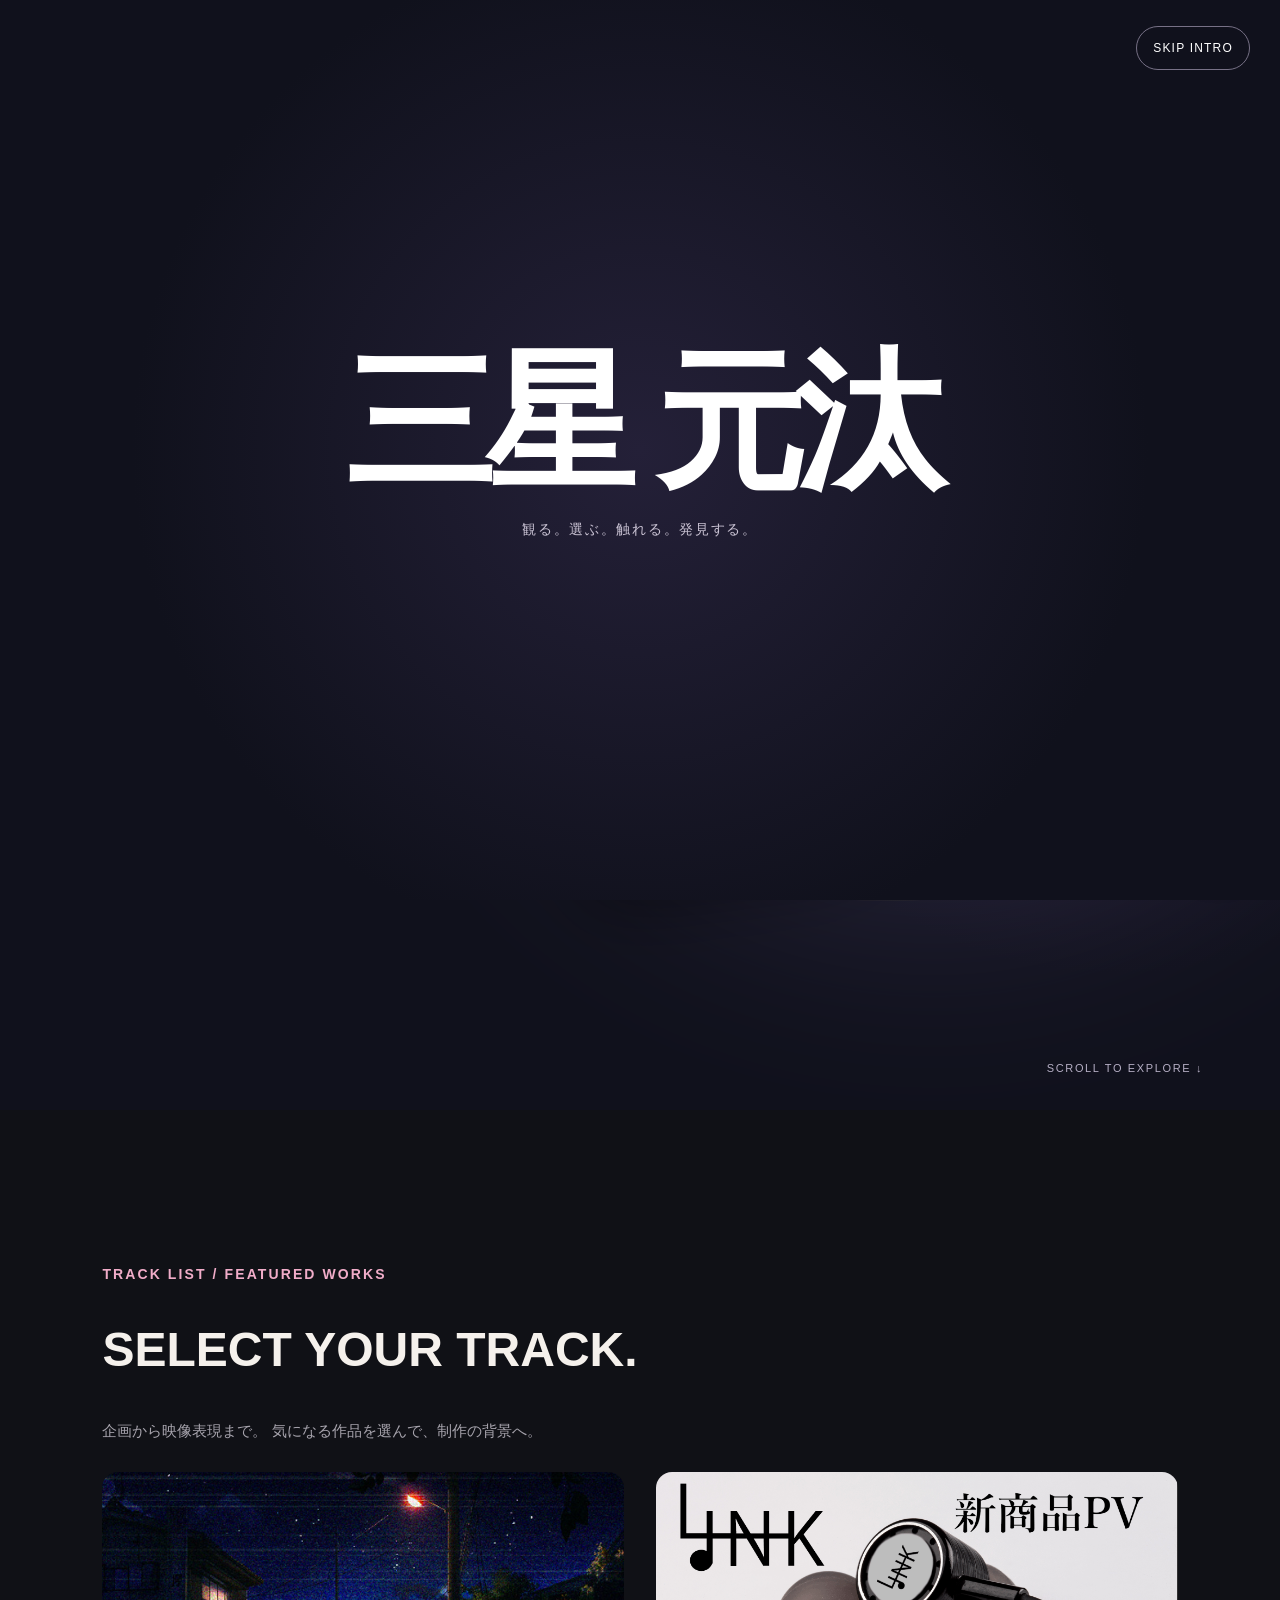
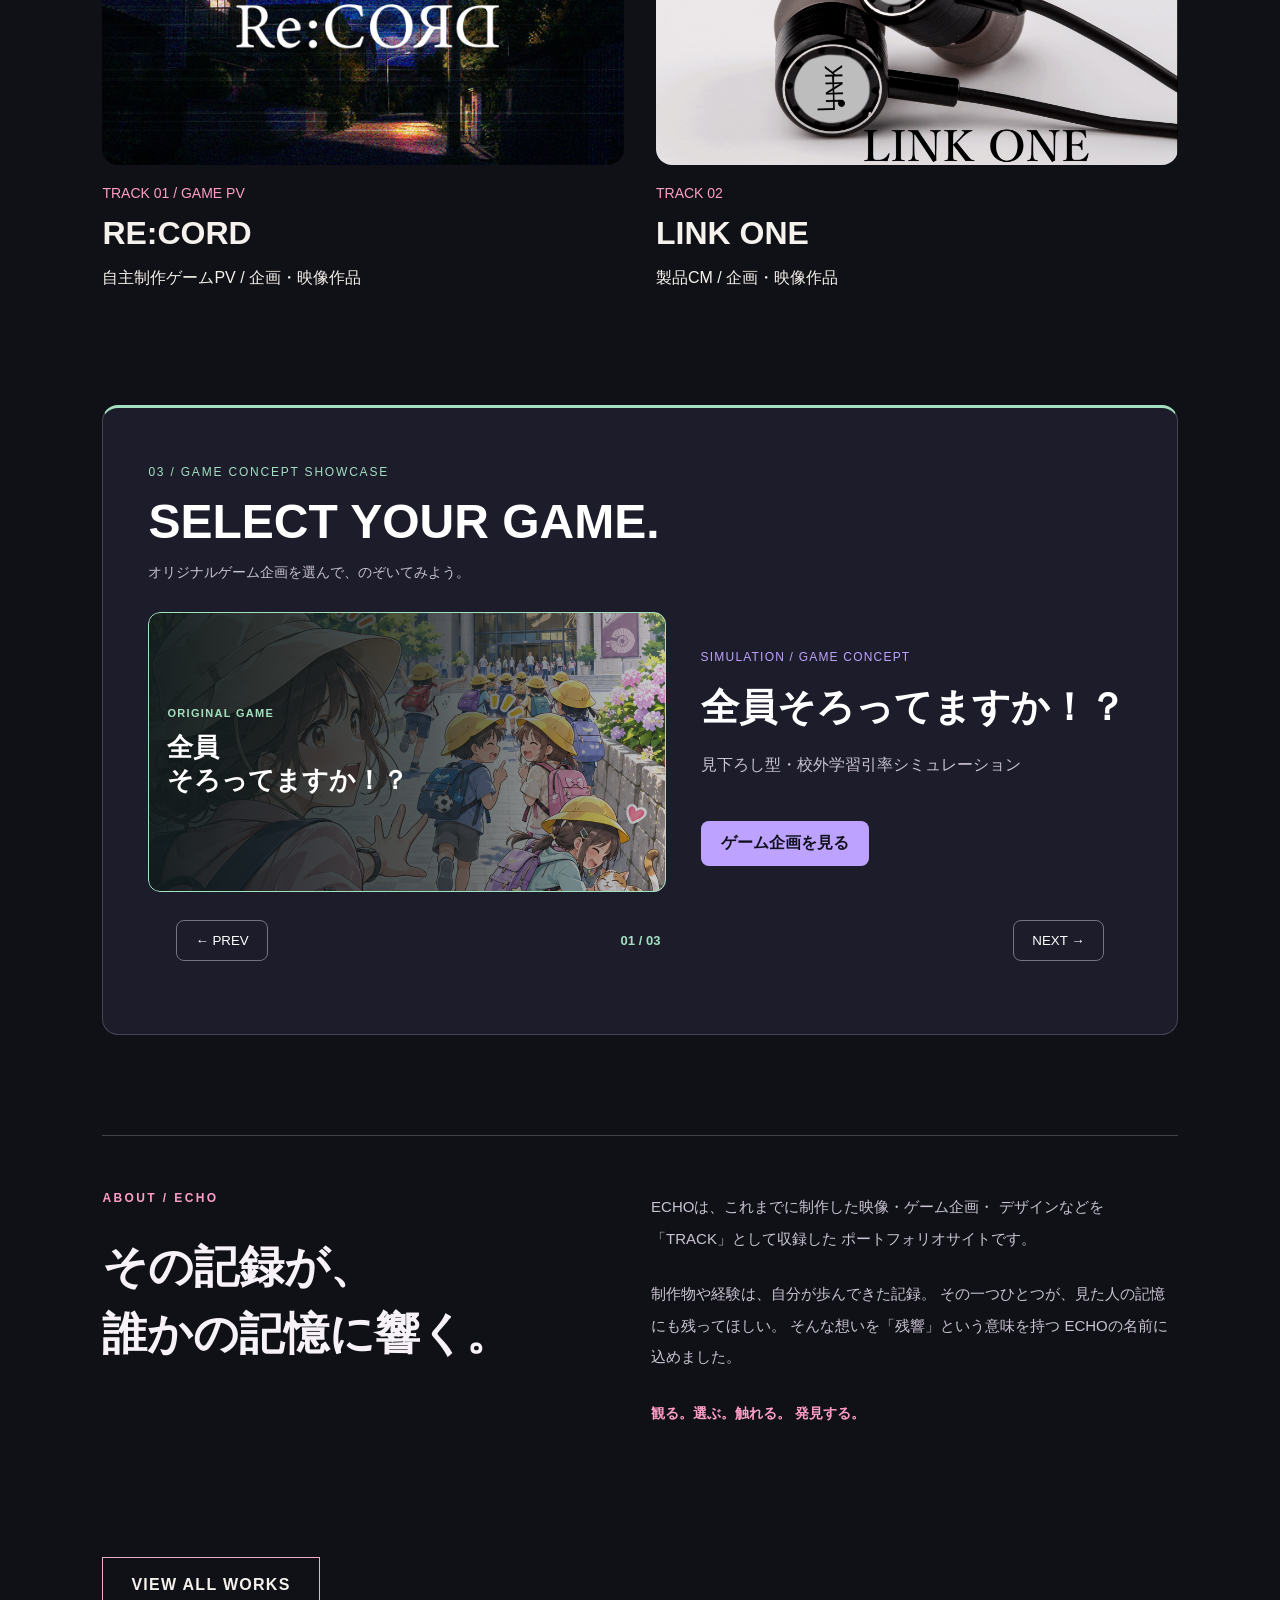
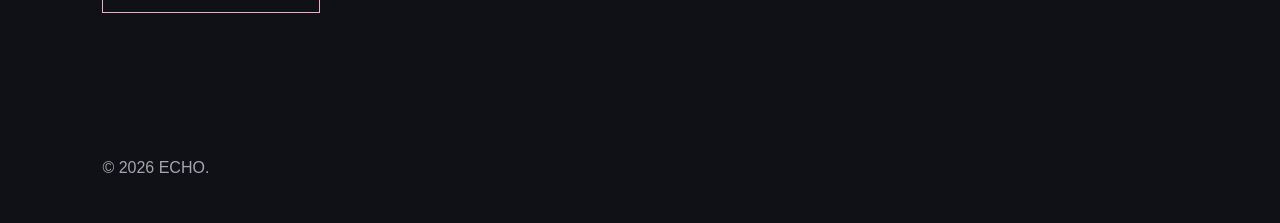
<file: index.html>
<!DOCTYPE html>
<html lang="ja">


<head>
    <meta charset="UTF-8">
    <meta name="viewport" content="width=device-width,initial-scale=1.0">
    <title>ECHO. | 三星 元汰のポートフォリオ - ゲーム企画・映像・デザイン</title>
    <meta name="google-site-verification" content="7MYYNPoPEN-9Xg56opBZo0csmr5UA0lseKC1Z-tWTkw" />
    <meta name="description"
          content="ゲーム企画・映像・デザインを収録した、三星 元汰のクリエイティブポートフォリオ「ECHO.」。企画から構成・演出・制作まで、作品と活動経験を紹介しています。">
    <link rel="stylesheet" href="style.css">
    <link rel="icon" type="image/png" href="echo-favicon.png">
    <link rel="shortcut icon" href="echo-favicon.ico">
    
    <!-- OGP / リンク共有時の表示 -->
    <meta property="og:type" content="website">
    <meta property="og:site_name" content="ECHO.">
    <meta property="og:title" content="ECHO. | クリエイティブポートフォリオ">
    <meta property="og:description" content="ゲーム企画・映像・デザインを収録したクリエイティブポートフォリオ。次は、どの世界で遊ぶ？">
    <meta property="og:url" content="https://bgmneko81-prog.github.io/echo-portfolio/">
    <meta property="og:image" content="https://bgmneko81-prog.github.io/echo-portfolio/echo-ogp-home.jpg">
    <meta property="og:image:width" content="1200">
    <meta property="og:image:height" content="630">
    <meta name="twitter:card" content="summary_large_image">

</head>


<body>

    <!--　ECHO / OPENING　-->
    <div class="echo-opening" id="echo-opening" hidden>

        <button
               class="echo-opening-skip"
               id="echo-opening-skip"
               type="button">
               SKIP INTRO 
        </button>

        <div class="echo-opening-center">

            <div class="echo-opening-rings" aria-hidden="true">
                <span></span>
                <span></span>
                <span></span>
                <span></span>
            </div>

            <div class="echo-opening-logo">
                三星 元汰
           </div>

            <p class="echo-opening-caption">
                観る。選ぶ。触れる。発見する。
            </p>

        </div>

    </div>

    <!-- 全ページ共通 / ECHOロゴ -->

    <a href="index.html"
       class="echo-home-logo"
       aria-label="ECHOのHOMEへ戻る">
        ECHO<span>.</span>
    </a>

    <!--　サイト共通ナビゲーション　-->
    <nav class="site-nav" aria-label="メインナビゲーション">

        <a href="index.html" aria-current="page">
            HOME
        </a>

        <a href="works.html">
            WORKS
        </a>

        <a href="projects.html">
            PROJECTS
        </a>

        <a href="about.html">
            ABOUT
        </a>

        <a href="contact.html">
            CONTACT
        </a>

    </nav>


    <!--　ECHO/NEW HOME　-->
    <header class="echo-hero" id="home">

        <div class="echo-ambient" aria-hidden="true"></div>
        <div class="echo-burst" aria-hidden="true"></div>
        
        <div class="echo-hero-copy">

            <p class="echo-eyebrow">
                A CREATIVE ENTERTAINMENT ARCHIVE
            </p>

            <h1 class="echo-logo">
                ECHO<span>.</span>
            </h1>

            <p class="echo-main-copy">
                次は、どの世界で遊ぶ？
            </p>

            <p class="echo-sub-copy">
                観る。選ぶ。触れる。発見する。<br>
                生きた証が、誰かの記録に響く。
            </p>

            <div class="echo-actions">
                <a href="#works" class="echo-primary-btn">
                    EXPLORE WORKS
                </a>

                <a href="about.html" class="echo-secondary-btn">
                    ABOUT ME
                </a>
            </div>

            <div class="echo-now-selected">
                <span id="echo-now-label">
                    NOW SELECTED / GAME 
                </span>

                <a id="echo-open-work" href="record.html">
                    RE:CORDを見る 
                </a>
            </div>

            <p class="echo-tagline">
                STILL PLAYING. STILL RESONATING.
            </p>

        </div>

        <!--　浮遊する作品ジャケット　-->
        <div class="echo-stage" aria-label="注目作品">

            <!--　メイン作品　-->
            <a href="record.html"
               class="echo-card echo-card-main"
               data-work="record">

              <img src="record-thumb.jpg" alt="RE:CORD">

              <span class="echo-card-label">
                FEATURED / GAME
                <strong>RE:CORD</strong>
              </span>
            </a>

            <!--　サブ作品01　-->
            <a href="works.html?game=round-shift"
               class="echo-card echo-card-link"
               data-work="round-shift">

              <img src="round-shift-illustration.png"
                   alt="ROUND SHIFT">

              <span class="echo-card-label">
                GAME CONCEPT
                <strong>ROUND SHIFT</strong>
              </span>
            </a>

            <!--　サブ作品02　-->
            <a href="works.html?game=haunt-design"
               class="echo-card echo-card-design"
               data-work="haunt-design">

              <img src="haunt-design.png"
                   alt="HAUNT DESIGN">

              <span class="echo-card-label">
                GAME CONCEPT
                <strong>HAUNT DESIGN</strong>
              </span>
            </a>

        </div>

        <p class="echo-scroll">
            SCROLL TO EXPLORE ↓ 
        </p>

    </header>
    

    <main>
        <section id="works">
            
            <!--　TRACK　LIST　-->
            <div class="works-section-heading">

                <p class="works-section-label">
                    TRACK LIST / FEATURED WORKS
                </p>

                <h2>SELECT YOUR TRACK.</h2>

                <p class="works-section-description">
                    企画から映像表現まで。
                    気になる作品を選んで、制作の背景へ。
                </p>

            </div>

            <!--　作品一覧の開始　-->
            <div class="works-grid">

            <!--- TRACK 01 :RE:CODE -->
            <article class="work-card">

                <a class="work-link" href="record.html">


                    <div class="work-frame">
                    
                        <img
                            class="work-art"
                            src="record-thumb.jpg"
                            alt="夜の町を背景にしたRE：CORDのゲームPVサムネイル"
                            >

                    </div>

                    <p class="work-category">TRACK 01 / GAME PV</p>

                    <h3>RE:CORD</h3>

                    <p>自主制作ゲームPV / 企画・映像作品</p>

                </a>

            </article>

            <article class="work-card">
               
                <a class="work-link" href="link-one.html">
                    
                <div class="work-frame">
                    <img
                        class="work-art"
                        src="LINK ONE サムネ.jpg"
                        alt="有線イヤホンLINK ONEのCMサムネイル"
                    >
                </div>

                <p class="work-category">TRACK 02</p>
                <h3>LINK ONE</h3>
                <p>製品CM / 企画・映像作品</p>

                </a>
            </article>

            </div>

            <!-- GAME CONCEPT SHOWCASE-->
            <section class="home-game-showcase" aria-labelledby="home-game-title">

                <div class="home-game-heading">
                    <p>03 / GAME CONCEPT SHOWCASE</p>
                    <h2 id="home-game-title">SELECT YOUR GAME.</h2>
                    <p class="home-game-lead">
                        オリジナルゲーム企画を選んで、のぞいてみよう。
                    </p>
                </div>

                <div class="home-game-slides">

                    <!-- 01 全員そろってますか？ -->
                    <article class="home-game-slide is-active">

                        <div class="home-game-cover all-here-cover">
                            <span>ORIGINAL GAME</span>
                            <strong>
                                全員<br>
                                そろってますか！？
                            </strong>
                        </div>

                        <div class="home-game-info">
                            <p class="home-game-genre">
                                SIMULATION / GAME CONCEPT
                            </p>
                            <h3>全員そろってますか！？</h3>
                            <p>見下ろし型・校外学習引率シミュレーション</p>
                            <a href="works.html?game=all-here">
                                ゲーム企画を見る
                            </a>
                        </div>
                    </article>

                    <!-- 02 ROUND SHIFT -->
                    <article class="home-game-slide">
                        <div class="home-game-cover round-shift-cover">
                            <span>ORIGINAL GAME</span>
                            <strong>ROUND SHIFT</strong>
                        </div>
                        <div class="home-game-info">

                            <p class="home-game-genre">TACTICAL / GAME CONCEPT</p>
                            <h3>ROUND SHIFT</h3>
                            <p>4vs4・ラウンド制戦術FPS</p>
                            <a href="works.html?game=round-shift">
                                ゲーム企画を見る
                            </a>
                        </div>
                    </article>

                    <!-- 03 HAUNT DESIGN -->
                    <article class="home-game-slide">

                        <div class="home-game-cover haunt-design-cover">
                            <span>ORIGINAL GAME</span>
                            <strong>HAUNT<br>DESIGN</strong>
                        </div>

                        <div class="home-game-info">
                            <p class="home-game-genre">HORROR / GAME CONCEPT</p>
                            <h3>HAUNT DESIGN</h3>
                            <p>お化け屋敷制作・運営ホラー</p>
                            <a href="works.html?game=haunt-design">
                                ゲーム企画を見る 
                            </a>
                        </div>
                    </article>

                </div>

                <div class="home-game-controls">
                    <button type="button" id="home-game-prev" aria-label="前のゲーム">
                        ← PREV
                    </button>

                    <span id="home-game-count" aria-live="polite">
                        01 / 03
                    </span>

                    <button type="button" id="home-game-next" aria-label="次のゲーム">
                        NEXT →
                    </button>
                </div>

            </section>


            <!-- ECHOとは -->
            <section class="echo-about-section">

                <div class="echo-about-heading">
                    <p class="echo-about-label">ABOUT / ECHO</p>

                    <h2>
                        その記録が、<br>
                        誰かの記憶に響く。
                    </h2>
                </div>

                <div class="echo-about-body">
                    <p class="echo-about-text">
                        ECHOは、これまでに制作した映像・ゲーム企画・
                        デザインなどを「TRACK」として収録した
                        ポートフォリオサイトです。
                    </p>

                    <p class="echo-about-text">
                        制作物や経験は、自分が歩んできた記録。
                        その一つひとつが、見た人の記憶にも残ってほしい。
                        そんな想いを「残響」という意味を持つ
                        ECHOの名前に込めました。
                    </p>

                    <p class="echo-about-end">
                        観る。選ぶ。触れる。

                    <button
                        type="button"
                        class="echo-discover-btn"
                        id="echo-discover-btn"
                        aria-controls="home-bonus-panel"
                        aria-expanded="false"
                    >

                        <!-- 4色の波紋 -->
                        <span class="echo-discover-rings" aria-hidden="true">
                            <span></span>
                            <span></span>
                            <span></span>
                            <span></span>
                        </span>

                        <!-- クリックする文字 -->
                        <span class="echo-discover-text">
                            発見する。
                        </span>
                    </button>

                    </p>
                         
                </div>
            
            </section>
           <!-- =====================================
                      HOME / BONUS TRACK
           ===================================== -->

           <div
               id="home-bonus-panel"
               class="about-page home-bonus-panel"
               hidden
           >

               <details class="vision-secret">

                  <summary>
                      BONUS TRACK 00 / UNRELEASED
                  </summary>

                  <div class="bonus-recording">          
                    <span
                         class="bonus-recording-light"
                         aria-hidden="true"
                    ></span>
                    <span>STILL RECORDING...</span>
                </div>

                <!-- LOST SIGNAL -->
                <div class="lost-signal" id="lost-signal">
            
                    <div class="lost-signal-top">
                        <span>SIGNAL ARCHIVE / 00</span>
                        <span>● OFFLINE</span>
                    </div>

                    <h3>LOST SIGNAL<span>.</span></h3>

                    <p class="lost-signal-lead">
                        失われた信号を、再接続してください。<br>
                        光った順番を覚えて、同じ順番に入力。
                    </p>

                    <!-- 信号ボタン -->
                    <div
                        class="lost-signal-grid"
                        role="group"
                        aria-label="信号入力"
                    >

                        <button
                            type="button"
                            class="lost-signal-pad"
                            data-signal="0"
                            aria-label="信号01"
                            disabled
                        >01</button>

                        <button
                            type="button"
                            class="lost-signal-pad"
                            data-signal="1"
                            aria-label="信号02"
                            disabled
                        >02</button>

                        <button
                            type="button"
                            class="lost-signal-pad"
                            data-signal="2"
                            aria-label="信号03"
                            disabled
                        >03</button>

                    </div>

                    <!-- 操作 -->
                    <div class="lost-signal-actions">

                        <button
                            type="button"
                            id="lost-signal-start"
                        >

                            CONNECT
                        </button>

                        <span id="lost-signal-progress">
                            ROUND 0 / 3
                        </span>

                    </div>    

                    <p
                        class="lost-signal-status"
                        id="lost-signal-status"
                        role="status"
                    >
                        CONNECTを押して開始
                    </p>

                    <!-- クリア後のメッセージ -->
                    <div
                        class="lost-signal-result"
                        id="lost-signal-result"
                        hidden
                    >

                        <strong>RECORD RESTORED.</strong>

                        <p>
                            この記録の続きは、まだ存在しない。<br>
                            だから、これからつくる。
                        </p>

                    </div>
                    
                </div>

                </details>
            
            </div>

           <!--　WORKS専用ページへのリンク　-->
           <a class="archive-link" href="works.html">
              VIEW ALL WORKS
           </a>
            
        </section>
    </main>

    <!-- ページトップへ戻るボタン -->
    <a href="#"
       class="works-back-to-top"
       aria-label="ページのトップへ戻る">
        ↑ TOP
    </a>

    <footer>
        <p>© 2026 ECHO.</p>
    </footer>


<script>
(() => {
    const hero = document.querySelector(".echo-hero");
    if(!hero) return;

    const cards = [
        ...hero.querySelectorAll(".echo-stage .echo-card")
    ];

    const works = {
        "record":{
            title:"RE:CORD",
            genre:"GAME",
            color:"#BDA2FF"
        },

        "round-shift":{
            title:"ROUND SHIFT",
            genre:"GAME CONCEPT",
            color:"#65DDE0"
        },

        "haunt-design":{
            title:"HAUNT DESIGN",
            genre:"GAME CONCEPT",
            color:"#C8A6F4"
        }
    };

    const label = document.getElementById("echo-now-label");
    const openLink = document.getElementById("echo-open-work");
    const burst = hero.querySelector(".echo-burst")

    function updateSelected(){
        const main = hero.querySelector(".echo-card-main");
        const url = main.getAttribute("href");
        const work = works[main.dataset.work];

        if(!work) return;

        hero.style.setProperty("--echo-accent", work.color);

        label.textContent = "NOW SELECTED / " + work.genre;

        openLink.textContent = work.title + "を見る "
        openLink.href = url;

        cards.forEach(card => {
            const cardWork = works[card.dataset.work];
            if (!cardWork) return;

            const action = card === main
              ? "詳細を見る : "
              :"メイン作品に選ぶ : ";

            card.setAttribute("aria-label", action + cardWork.title);
        });
    }

    cards.forEach(card => {
        card.addEventListener("click", event => {

            //メイン作品なら、そのまま詳細ページへ
            if (card.classList.contains("echo-card-main")){
                return;
            }

            //小さい作品なら、メインと入れ替える
            event.preventDefault();

            const previousMain =
              hero.querySelector(".echo-card-main");

            const previousSlot = 
              card.classList.contains("echo-card-link")
              ? "echo-card-link"
              : "echo-card-design";

            previousMain.classList.replace(
                "echo-card-main",
                previousSlot
            );

            card.classList.replace(
                previousSlot,
                "echo-card-main"
            );

            updateSelected();

            // ECHO BURSTｗｐ発動
            if (burst){
                burst.classList.remove("is-playing");

                //　連続クリックでも再生する
                void burst.offsetWidth;

                burst.classList.add("is-playing");
            }
        });
    });

    updateSelected();


    // =====================================
    // ECHO / 3D PARALLAX
    // =====================================

    const stage = hero.querySelector(".echo-stage");

    const canParallax = 
        window.matchMedia("(hover: hover) and (pointer: fine)").matches &&
        !window.matchMedia("(prefers-reduced-motion: reduce)").matches;

    if(stage && canParallax){

        let frameId = null;
        let mouseX = 0;
        let mouseY = 0;

        function moveCards(){
            frameId = null;

            cards.forEach(card => {

                //　メイン作品は大きく動かす
                const depth = 
                card.classList.contains("echo-card-main")
                    ? 1
                    : 0.55;

                card.style.setProperty(
                    "--echo-rot-x",
                    (-mouseY * 7 * depth) + "deg"
                );

                card.style.setProperty(
                    "--echo-rot-y",
                    (-mouseX * 9 * depth) + "deg"
                );

                card.style.setProperty(
                    "--echo-x",
                    (mouseX * 16 * depth) + "px"
                );

                card.style.setProperty(
                    "--echo-y",
                    (mouseY * 12 * depth) + "px"
                );
            });
        }

        stage.addEventListener("pointermove", event => {
            const rect = stage.getBoundingClientRect();

            mouseX = Math.max(-1, Math.min(1,
                (event.clientX - rect.left) / rect.width * 2 - 1
            ));

            mouseY = Math.max(-1, Math.min(1,
                (event.clientY - rect.top) / rect.height * 2 - 1
            ));

            if(frameId === null){
               frameId = requestAnimationFrame(moveCards);

            }
        });

        stage.addEventListener("pointerleave", () =>{
            if(frameId !== null){
                cancelAnimationFrame(frameId);
                frameId = null;
            }

            cards.forEach(card =>{
                card.style.removeProperty("--echo-rot-x");
                card.style.removeProperty("--echo-rot-y");
                card.style.removeProperty("--echo-x");
                card.style.removeProperty("--echo-y");
            });
        });
    }


})();
</script>

<script>
(() => {
    const opening = document.getElementById("echo-opening")
    const skip = document.getElementById("echo-opening-skip")

    if(!opening || !skip)return;

    //　動きを減らす設定ならオープニングを省略
    if(window.matchMedia(
        "(prefers-reduced-motion:reduce)"
    ).matches){
        return;
    }

    // オープニング開始
    opening.hidden = false;
    opening.classList.add("is-playing");

    let finished = false;

    function closeOpening(){
        if (finished) return;

        finished = true;
        opening.classList.add("is-closing");

        window.clearTimeout(timer);

        window.setTimeout(() => {
            opening.hidden = true;
        },350);
    }

    // 1.6秒後にオープニングを自動終了
    const timer = window.setTimeout(closeOpening, 1600);

    // スキップボタン
    skip.addEventListener("click", () => {
        closeOpening();

        // スキップ後はHOMEのボタンへ移動
        const homeButton =
            document.querySelector(".echo-primary-btn");

        if(homeButton){
           homeButton.focus({ preventScroll: true});
        }
    });
})();
</script>

<script>
(() => {
    const showcase = document.querySelector(".home-game-showcase");
    if(!showcase) return;

    const slides = [...showcase.querySelectorAll(".home-game-slide")];
    const prev = document.getElementById("home-game-prev");
    const next = document.getElementById("home-game-next");
    const count = document.getElementById("home-game-count");

    let current = 0;
    let timer = null;
    let manuallySelected = false;
    let isAnimating = false;

    function showSlide(index, direction = "next"){

        const nextIndex =
            (index + slides.length) % slides.length;

        if(isAnimating) return;

        if(nextIndex !== current){

            isAnimating = true;

            const oldSlide = slides[current];
            const newSlide = slides[nextIndex];

            const leavingClass = "is-leaving-" + direction;
            const enteringClass = "is-entering-" + direction;

            //前の作品を退場させる
            oldSlide.classList.remove("is-active");
            oldSlide.classList.add(leavingClass);
            oldSlide.setAttribute("aria-hidden", "true");
            oldSlide.inert = true;

            //次の作品を登場させる
            newSlide.classList.add("is-active", enteringClass);
            newSlide.setAttribute("aria-hidden", "false");
            newSlide.inert = false;

            current = nextIndex;

            //アニメーション終了後にクラスを整理
            setTimeout(() => {
                oldSlide.classList.remove(leavingClass);
                newSlide.classList.remove(enteringClass);
                isAnimating = false;
            }, 700);
        }

        const colors = [
            "#A3E0C0", // 全員そろってますか！？
            "#65DDE0", // ROUND SHIFT
            "#C8A6F4", // HAUNT DESIGN
        ];

        showcase.style.setProperty(
            "--game-accent",
            colors[current]
        );

        count.textContent = 
            String(current + 1).padStart(2, "0") +
            " / " +
            String(slides.length).padStart(2, "0")
    }

    function stopAuto(){
        clearInterval(timer);
        timer = null;
    }

    function startAuto(){
        if(manuallySelected || timer) return;
        if(window.matchMedia("(prefers-reduced-motion: reduce)").matches) return;

        timer = setInterval(() => {
            showSlide(current + 1);
        }, 6000);
    }

    prev.addEventListener("click", () => {
        manuallySelected = true;
        stopAuto();
        showSlide(current - 1, "prev");
    });

    next.addEventListener("click", () => {
        manuallySelected = true;
        stopAuto();
        showSlide(current + 1);
    });

    // マウスを乗せている間は自動切り替えを停止
    showcase.addEventListener("mouseenter", stopAuto);
    showcase.addEventListener("mouseleave", startAuto);
    showcase.addEventListener("focusin", stopAuto);

    // スマホのスワイプ
    let touchStartX = 0;

    showcase.addEventListener("touchstart", (event) => {
        touchStartX =event.changedTouches[0].clientX;
    },{ passive: true });

    showcase.addEventListener("touchend", (event) => {
        const difference = event.changedTouches[0].clientX - touchStartX;

        if(Math.abs(difference) < 50) return;

        manuallySelected = true;
        stopAuto();
        showSlide(
            current + (difference < 0 ? 1 : -1),
            difference < 0 ? "next" : "prev"
        );
    }, { passive: true });

    showSlide(0);
    startAuto();
})();
</script>



<script>
(() => {
    const button =
        document.getElementById("echo-discover-btn");

    const panel =
        document.getElementById("home-bonus-panel");

    if (!button || !panel) return;

    const track =
        panel.querySelector(".vision-secret");

    button.addEventListener("click", () => {

        const isOpening = panel.hidden;

        panel.hidden = !isOpening;

        button.setAttribute(
            "aria-expanded",
            String(isOpening)
        );

        if (track) {
            track.open = isOpening;
        }

        if (isOpening) {
            const reduceMotion = window.matchMedia(
                "(prefers-reduced-motion: reduce)"
            ).matches;

            panel.scrollIntoView({
                behavior: reduceMotion ? "auto" : "smooth",
                block: "nearest"
            });
        }
    });

    // BONUS TRACKの見出しから閉じた場合
    if (track) {
        track.addEventListener("toggle", () => {

            if (!track.open && !panel.hidden) {
                panel.hidden = true;

                button.setAttribute(
                    "aria-expanded",
                    "false"
                );
            }
        });
    }

})();
</script>


<!-- =====================================
     LOST SIGNAL / GAME SYSTEM
===================================== -->

<script>
(() => {

    const game = document.getElementById("lost-signal");
    if(!game) return;

    const pads = [
        ...game.querySelectorAll(".lost-signal-pad")
    ];

    const startButton =
        document.getElementById("lost-signal-start");

    const progress =
        document.getElementById("lost-signal-progress");

    const status =
        document.getElementById("lost-signal-status");

    const result = 
        document.getElementById("lost-signal-result");

    const secret = game.closest("details");

    const maxRounds = 3;

    let round = 0;
    let sequence = [];
    let inputIndex = 0;
    let acceptingInput = false;
    let gameVersion = 0;

    // 時間を空ける処理
    const sleep = ms =>
        new Promise(resolve => setTimeout(resolve, ms));

    // 信号ボタンの操作可否
    function enablePads(enabled){
        pads.forEach(pad => {
            pad.disabled = !enabled;
        });
    }

    // 光を消す
    function clearLights(){
        pads.forEach(pad => {
            pad.classList.remove("is-lit");
        });
    }

    // 信号を順番に光らせる
    async function playRound(version) {

        acceptingInput = false;
        enablePads(false);
        inputIndex = 0;
        
        progress.textContent =
            `ROUND ${round} / ${maxRounds}`;

        // ROUND 1 = 4回、ROUND 2 = 5回...
        sequence = Array.from(
            { length: round + 3 },
            () => Math.floor(Math.random() * pads.length)
        );

        status.textContent =
            "信号を再生中。順番を覚えてください。";

        await sleep(600);

        if(version !== gameVersion) return;

        const lightTime = [550, 430, 320][round - 1];
        const gapTime = [280, 220, 160][round - 1];

        for(const number of sequence){

            pads[number].classList.add("is-lit");

            await sleep(lightTime);

            if(version !== gameVersion){
                clearLights();
                return;
            }

            pads[number].classList.remove("is-lit");

            await sleep(gapTime);

            if(version !== gameVersion) return;

        }

        acceptingInput = true;
        enablePads(true);

        status.textContent =
            "光った順番に信号を押してください。";
    }

    // 全ラウンドクリア
    function gameClear(){

        acceptingInput = false;
        enablePads(false);

        status.textContent =
            "信号の復元に成功しました！";

        result.hidden = false;

        startButton.disabled = false;
        startButton.textContent = "PLAY AGAIN";
    }

    // 信号を押したとき
    pads.forEach((pad, index) => {
        pad.addEventListener("click", async() => {

        if(!acceptingInput) return;

        // 入力した信号が違う場合
        if(index !== sequence[inputIndex]){

            acceptingInput = false;
            enablePads(false);

            status.textContent =
                "SIGNAL LOST... 信号が途切れました。";

            startButton.disabled = false;
            startButton.textContent = "RETRY";

            return;
        }

        // 正解した信号を一瞬光らせる
        pad.classList.add("is-lit");

        setTimeout(() => {
            pad.classList.remove("is-lit");
        }, 180);

        inputIndex++;

        // まだ入力する信号が残っている
        if(inputIndex < sequence.length) return;

        acceptingInput = false;
        enablePads(false);

        // 最終ラウンド終了
        if(round === maxRounds){
            gameClear();
            return;
        }

        // 次のラウンド
        status.textContent =
            "SIGNAL CONNECTED. 次の信号へ...";

        const version = gameVersion;

        await sleep(850);

        if(version !== gameVersion) return;

        round++;
        playRound(version);
    });
});

// CONNECTボタン
startButton.addEventListener("click", () => {

    gameVersion++;

    round = 1;
    inputIndex = 0;
    sequence = [];
    acceptingInput = false;

    clearLights();
    enablePads(false);

    result.hidden = true;

    startButton.disabled = true;
    startButton.textContent = "CONNECTING...";

    playRound(gameVersion);
});

// BONUS TRACKを閉じたときにリセット
if (secret) {
    secret.addEventListener("toggle", () => {

        if (secret.open) return;

        gameVersion++;
        round = 0;
        acceptingInput = false;

        clearLights();
        enablePads(false);

        startButton.disabled = false;
        startButton.textContent = "CONNECT";

        progress.textContent = "ROUND 0 / 3";
        status.textContent = "CONNECTを押して開始";

        result.hidden = true;
    });
}

})();
</script>

<!-- ECHOロゴ / スクロール時のサイズ切り替え -->
<script>
(() => {
    const logo = document.querySelector(".echo-home-logo");

    if (!logo) return;

    const updateLogo = () => {
        logo.classList.toggle(
            "is-scrolled",
            window.scrollY > 160
        );
    };

    window.addEventListener("scroll", updateLogo, {
        passive: true
    });

    updateLogo();
})();
</script>



</body>
</html>
</file>
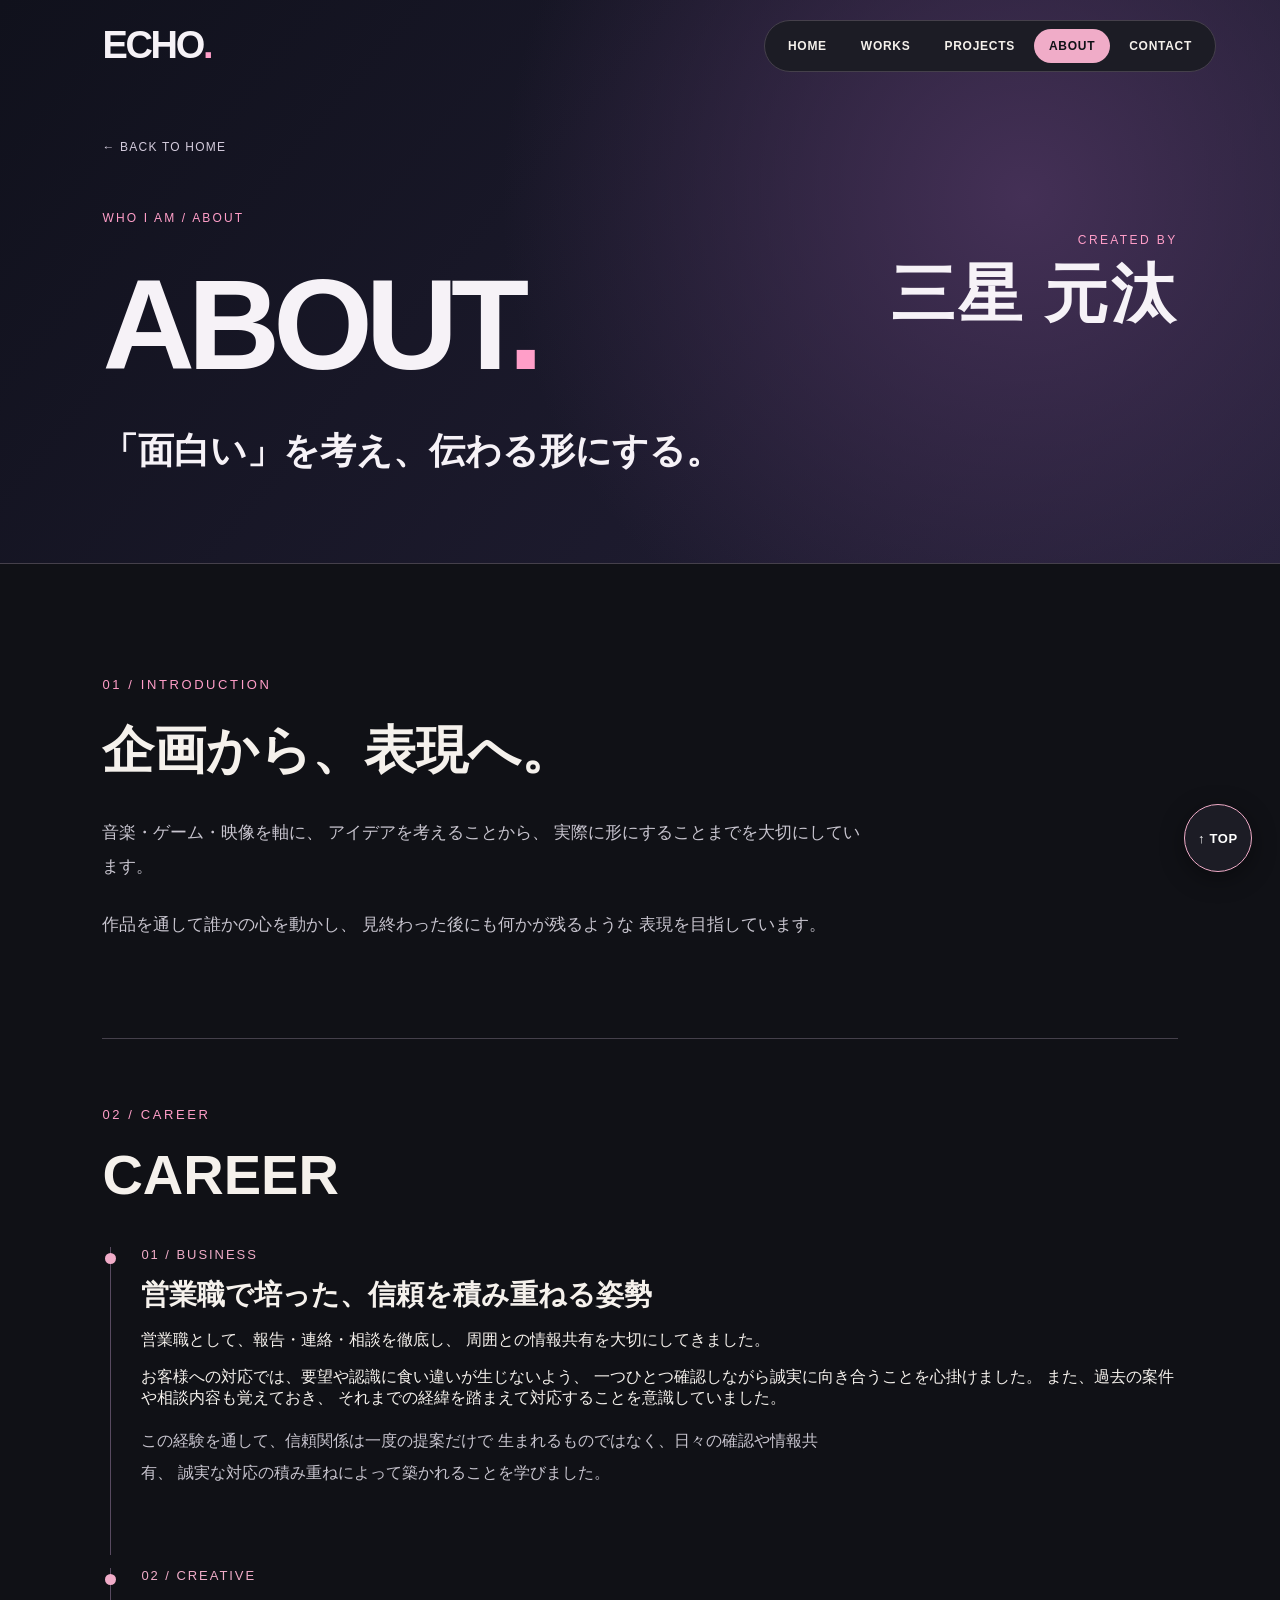
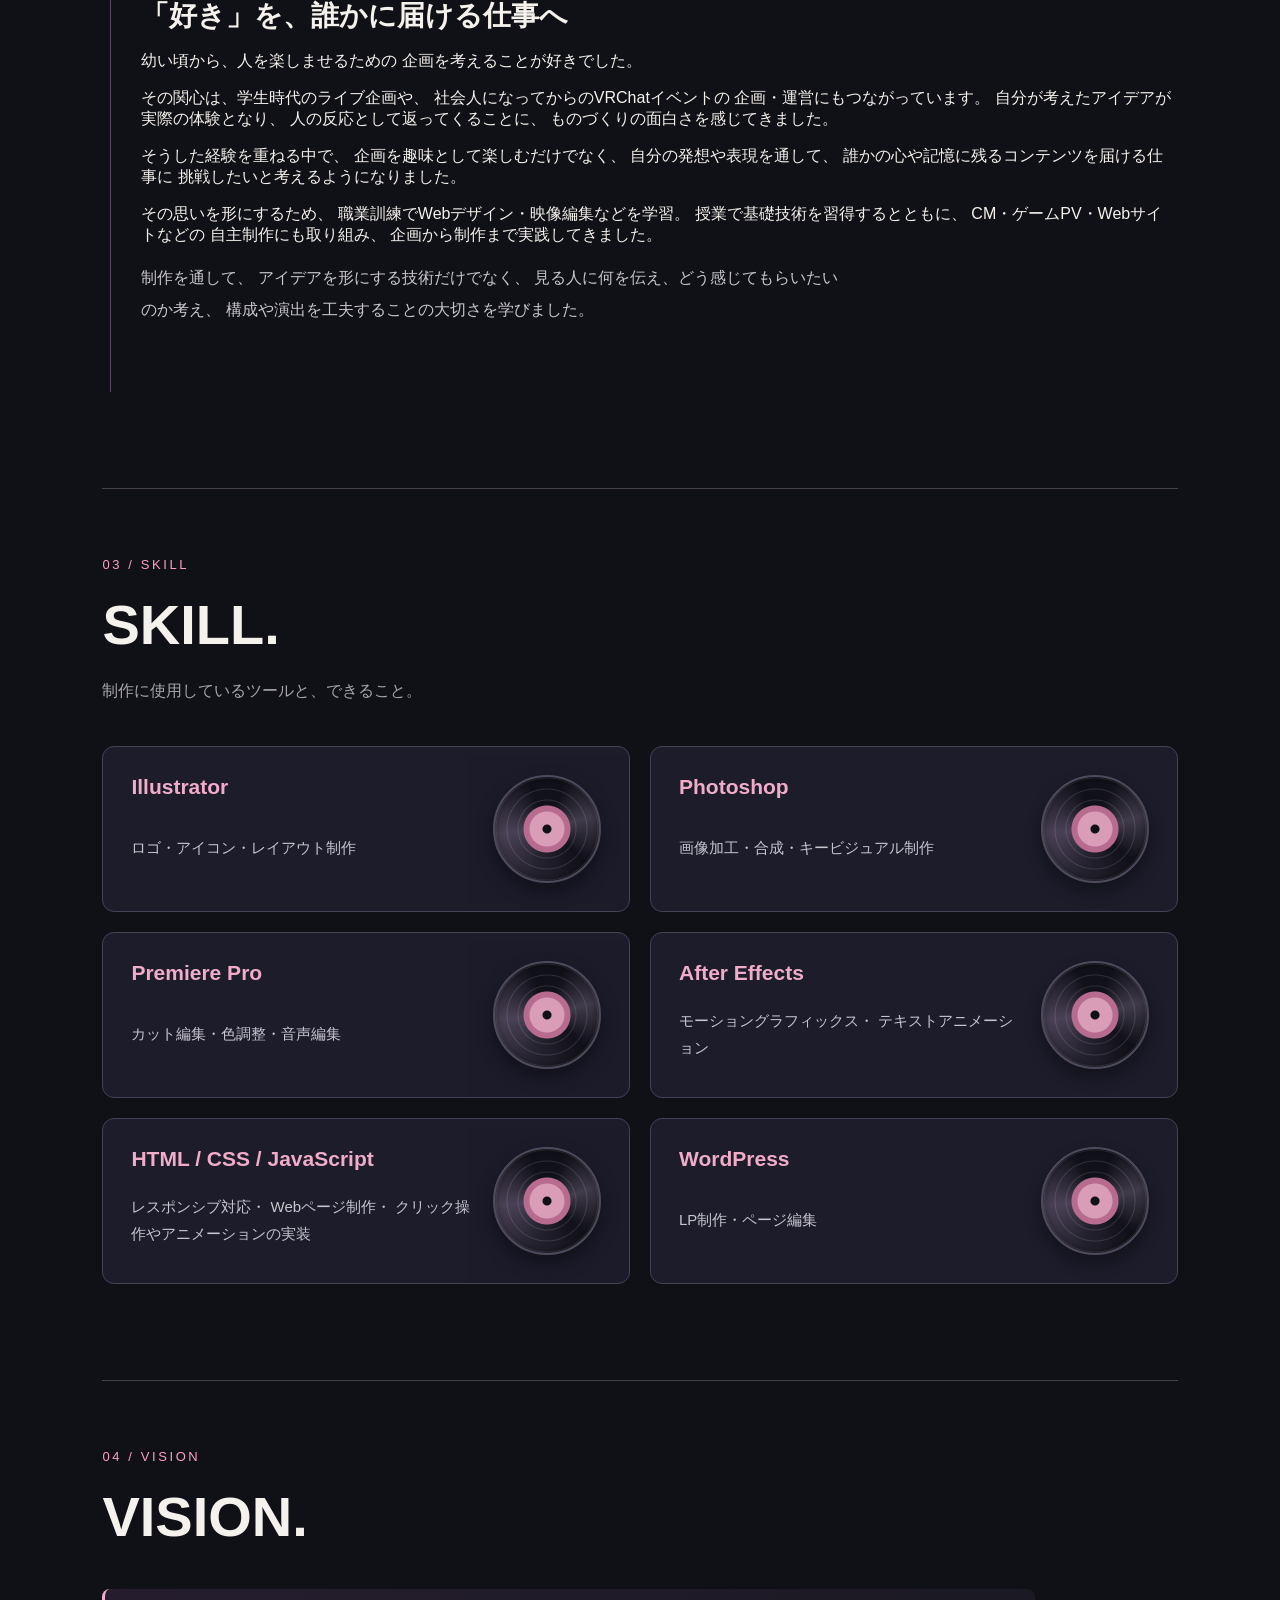
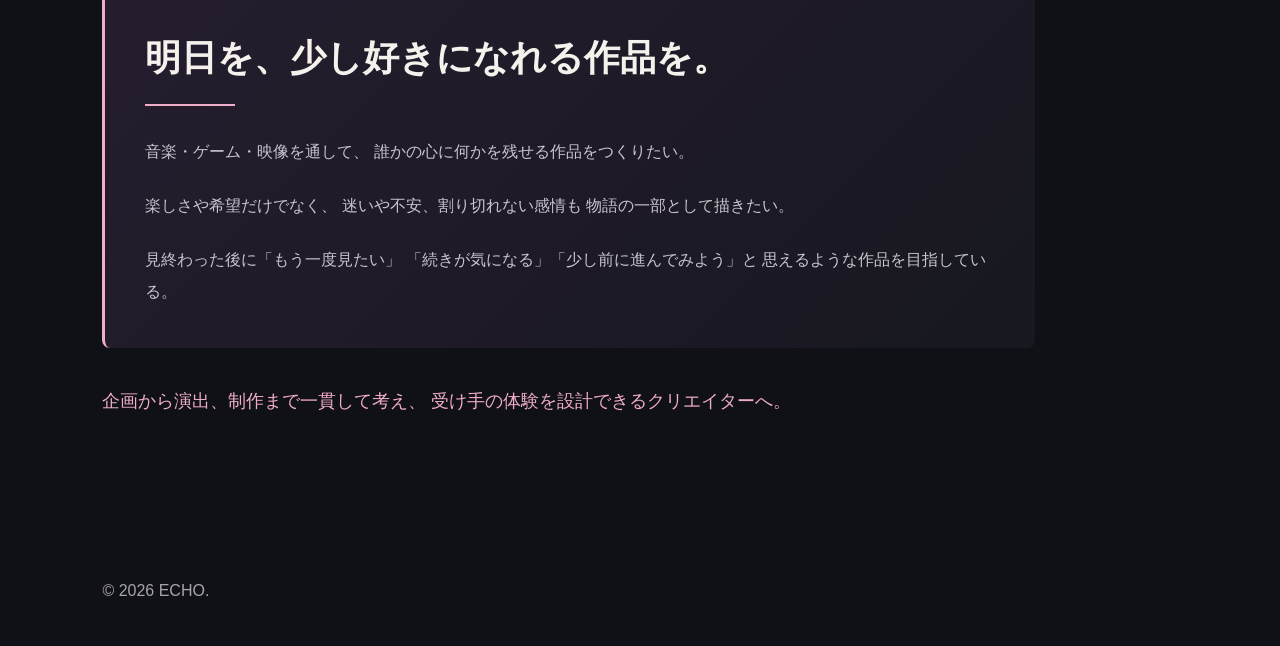
<file: about.html>
<!DOCTYPE html>
<html lang="ja">


<head>
    <meta charset="UTF-8">
    <meta name="viewport" content="width=device-width,initial-scale=1.0">
    <title>プロフィール・スキル | ECHO.</title>
    <link rel="stylesheet" href="style.css">
</head>


<body class="about-page">

    <!-- 全ページ共通 / ECHOロゴ -->
    <a href="index.html"
       class="echo-home-logo"
       aria-label="ECHOのHOMEへ戻る">
        ECHO<span>.</span>
    </a>

    <!--　サイト共通ナビゲーション　-->
    <nav class="site-nav" aria-label="メインナビゲーション">

        <a href="index.html">HOME</a>

        <a href="works.html">WORKS</a>

        <a href="projects.html">PROJECTS</a>

        <a href="about.html" aria-current="page">ABOUT</a>

        <a href="contact.html">CONTACT</a>

    </nav>

    <!--　ABOUT　ファーストビュー　-->
    <header class="about-hero echo-about-hero">

        <a class="back-link" href="index.html">
            ← BACK TO HOME
        </a>

        <p class="about-label">WHO I AM / ABOUT</p>

        <h1>ABOUT<span>.</span></h1>

        <p class="about-lead">
            「面白い」を考え、<span class="about-nowrap">伝わる形にする。</span>
        </p>

        <!-- 制作者名 -->
        <div class="about-creator">
            <span>CREATED BY</span>
            <strong>三星 元汰</strong>
        </div>

    </header>


    <main class="about-main">


        <!--　自己紹介　-->
        <section class="about-intro">

            <p class="about-section-label">
                01 / INTRODUCTION
            </p>

            <h2>企画から、表現へ。</h2>

            <p>
                音楽・ゲーム・映像を軸に、
                アイデアを考えることから、
                実際に形にすることまでを大切にしています。
            </p>

            <p>
                作品を通して誰かの心を動かし、
                見終わった後にも何かが残るような
                表現を目指しています。
            </p>

        </section>


        <!--　CAREER　/　経歴-->
        <section class="about-career" id="career">

            <p class="about-section-label">
                02 / CAREER
            </p>

            <h2>CAREER</h2>

            <ol class="career-timeline">

                <!--　営業職　-->
                <li class="career-item">

                    <p class="career-category">
                        01 / BUSINESS
                    </p>

                    <h3>営業職で培った、信頼を積み重ねる姿勢</h3>

                    <p>
                        営業職として、報告・連絡・相談を徹底し、
                        周囲との情報共有を大切にしてきました。
                    </p>

                    <p>
                        お客様への対応では、要望や認識に食い違いが生じないよう、
                        一つひとつ確認しながら誠実に向き合うことを心掛けました。
                        また、過去の案件や相談内容も覚えておき、
                        それまでの経緯を踏まえて対応することを意識していました。
                    </p>

                    <p>
                        この経験を通して、信頼関係は一度の提案だけで
                        生まれるものではなく、日々の確認や情報共有、
                        誠実な対応の積み重ねによって築かれることを学びました。
                    </p>

                </li>

                <!--　職業訓練　-->
                <li class="career-item">

                    <p class="career-category">
                        02 / CREATIVE
                    </p>

                    <h3>「好き」を、誰かに届ける仕事へ</h3>

                    <p>
                        幼い頃から、人を楽しませるための
                        企画を考えることが好きでした。
                    </p>

                    <p>
                        その関心は、学生時代のライブ企画や、
                        社会人になってからのVRChatイベントの
                        企画・運営にもつながっています。
                        自分が考えたアイデアが実際の体験となり、
                        人の反応として返ってくることに、
                        ものづくりの面白さを感じてきました。
                    </p>

                    <p>
                        そうした経験を重ねる中で、
                        企画を趣味として楽しむだけでなく、
                        自分の発想や表現を通して、
                        誰かの心や記憶に残るコンテンツを届ける仕事に
                        挑戦したいと考えるようになりました。
                    </p>

                    <p>
                        その思いを形にするため、
                        職業訓練でWebデザイン・映像編集などを学習。
                        授業で基礎技術を習得するとともに、
                        CM・ゲームPV・Webサイトなどの
                        自主制作にも取り組み、
                        企画から制作まで実践してきました。
                    </p>

                    <p>
                        制作を通して、
                        アイデアを形にする技術だけでなく、
                        見る人に何を伝え、どう感じてもらいたいのか考え、
                        構成や演出を工夫することの大切さを学びました。
                    </p>

                </li>

            </ol>

        </section>

         <!--　SKILL　/　スキル　-->
        <section class="about-skill" id="skill">

                <p class="about-section-label">
                    03 / SKILL
                </p>

                <h2>SKILL.</h2>

                <p class="skill-lead">
                    制作に使用しているツールと、できること。
                </p>

                <div class="skill-grid">

                    <div class="skill-card">
                        <h3>Illustrator</h3>
                        <p>ロゴ・アイコン・レイアウト制作</p>
                    </div>

                    <div class="skill-card">
                        <h3>Photoshop</h3>
                        <p>画像加工・合成・キービジュアル制作</p>
                    </div>

                    <div class="skill-card">
                        <h3>Premiere Pro</h3>
                        <p>カット編集・色調整・音声編集</p>
                    </div>

                    <div class="skill-card">
                        <h3>After Effects</h3>
                        <p>
                            モーショングラフィックス・
                            テキストアニメーション
                        </p>
                    </div>

                    <div class="skill-card">
                        <h3>HTML / CSS / JavaScript</h3>
                        <p>
                            レスポンシブ対応・
                            Webページ制作・
                            クリック操作やアニメーションの実装
                        </p>
                    </div>

                    <div class="skill-card">
                        <h3>WordPress</h3>
                        <p>LP制作・ページ編集</p>
                    </div>

                </div>

        </section>

        <!-- VISION　/　目指す姿　-->
        <section class="about-vision" id="vision">

                <p class="about-section-label">
                    04 / VISION
                </p>

                <h2>VISION.</h2>

                <div class="vision-message">

                    <h3 class="vision-title-reveal">
                        明日を、少し好きになれる作品を。
                    </h3>

                    <p>
                        音楽・ゲーム・映像を通して、
                        誰かの心に何かを残せる作品をつくりたい。
                    </p>

                    <p>
                        楽しさや希望だけでなく、
                        迷いや不安、割り切れない感情も
                        物語の一部として描きたい。
                    </p>

                    <p>
                        見終わった後に「もう一度見たい」
                        「続きが気になる」「少し前に進んでみよう」と
                        思えるような作品を目指している。
                    </p>

                </div>

                <p class="vision-future">
                    企画から演出、制作まで一貫して考え、
                    受け手の体験を設計できるクリエイターへ。
                </p>


        </section>

        
    </main>

    <!-- ページトップへ戻るボタン -->
    <a href="#"
       class="works-back-to-top"
       aria-label="ページのトップへ戻る">
        ↑ TOP
    </a>

    <footer>
        <p>© 2026 ECHO.</p>
    </footer>

<script>
document.addEventListener("DOMContentLoaded", () => {

    if(window.matchMedia(
        "(prefers-reduced-motion: reduce)"
    ).matches)return;

    if(!("IntersectionObserver" in window))return;

    const careerItems = document.querySelectorAll(
        ".about-career .career-item, .about-skill .skill-card"
    );

    const observer = new IntersectionObserver((entries) => {
        entries.forEach((entry) => {
            if(entry.isIntersecting){
               entry.target.classList.add("is-visible"); 
               observer.unobserve(entry.target);
            }
        });
    },{
        threshold:0.1
    });

    careerItems.forEach((item, index) => {
        item.style.setProperty(
            "--echo-delay",
            `${index * 120}ms`
        );

        item.classList.add("echo-reveal");
        observer.observe(item);
    });

    const visionTitle = document.querySelector(
        ".vision-title-reveal"
    );

    if(visionTitle){
        visionTitle.classList.add("echo-reveal");
        observer.observe(visionTitle);
    }

});
</script>


</body>
</html>
</file>
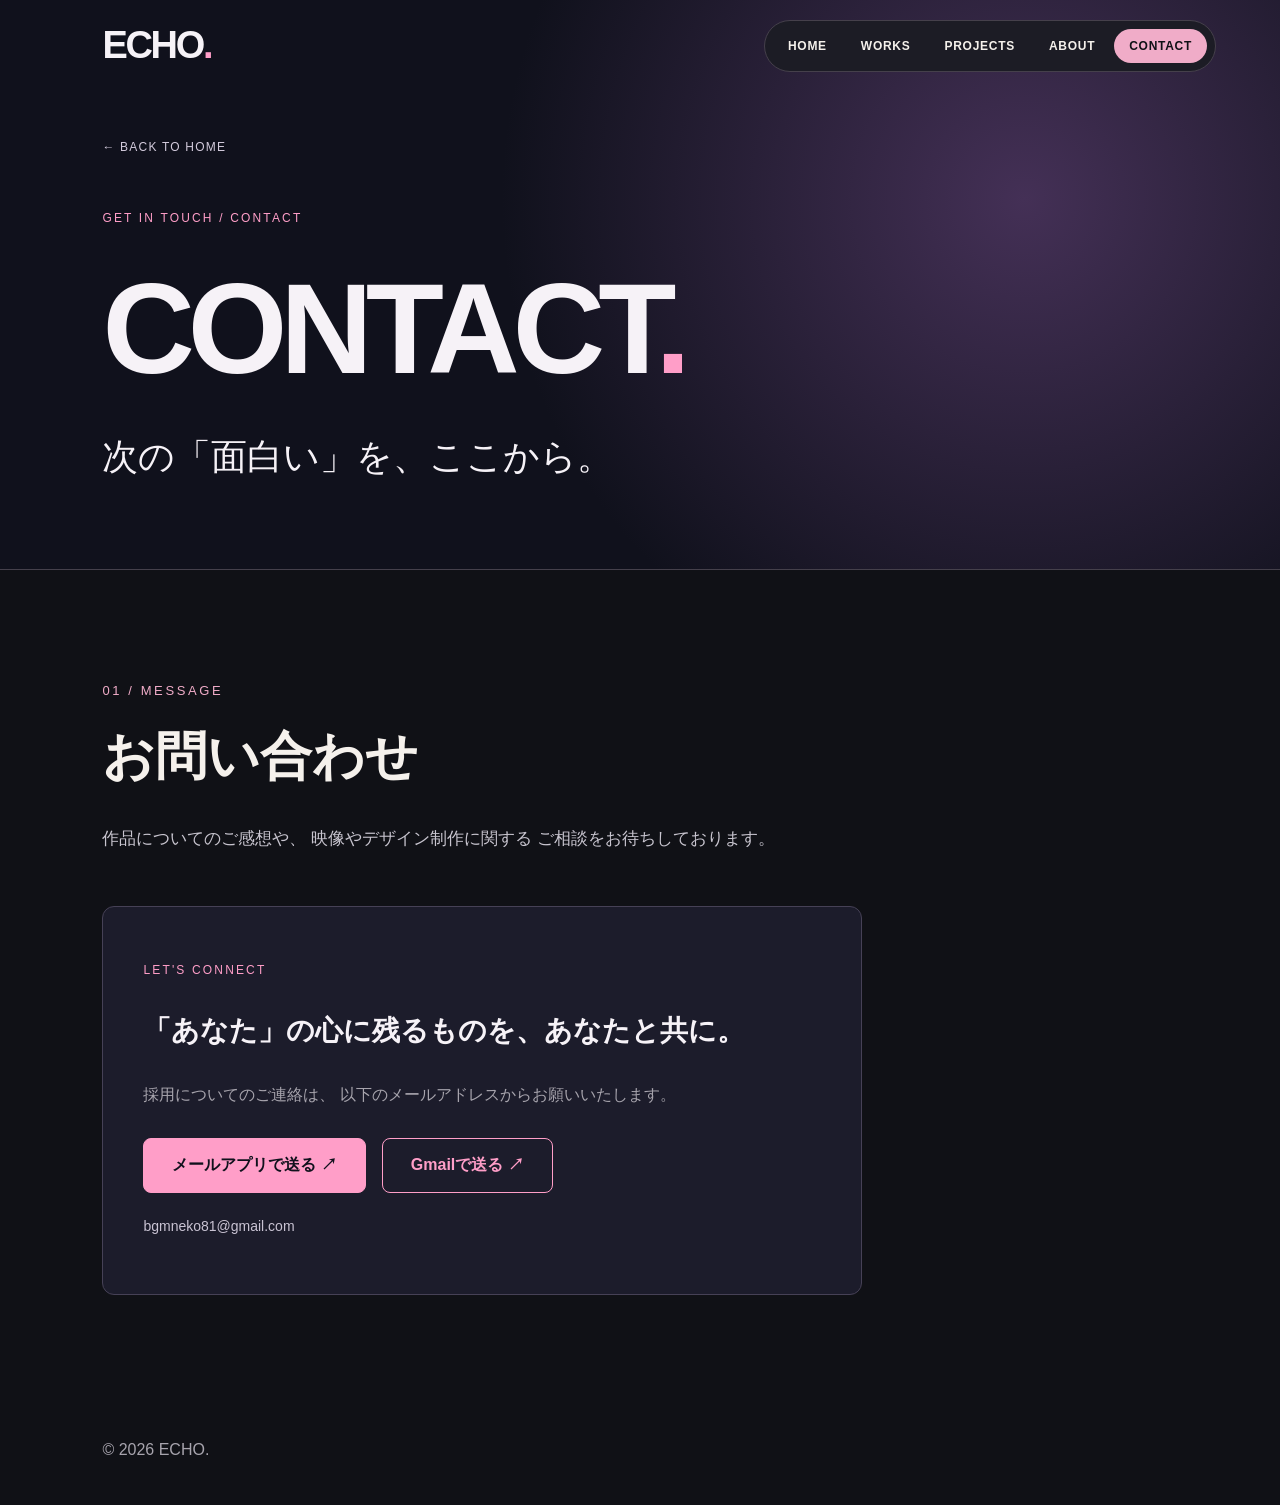
<file: contact.html>
<!DOCTYPE html>
<html lang="ja">


<head>
    <meta charset="UTF-8">
    <meta name="viewport" content="width=device-width,initial-scale=1.0">
    <title>お問い合わせ | ECHO.</title>
    <link rel="stylesheet" href="style.css">
</head>


<body class="contact-page">

    <!-- 全ページ共通 / ECHOロゴ -->
    <a href="index.html"
       class="echo-home-logo"
       aria-label="ECHOのHOMEへ戻る">
        ECHO<span>.</span>
    </a>

    <!--　サイト共通ナビゲーション　-->
    <nav class="site-nav" aria-label="メインナビゲーション">

        <a href="index.html">HOME</a>

        <a href="works.html">WORKS</a>

        <a href="projects.html">PROJECTS</a>

        <a href="about.html">ABOUT</a>

        <a href="contact.html" aria-current="page">CONTACT</a>

    </nav>

    <!--　CONTACT　ファーストビュー　-->
    <header class="contact-hero echo-contact-hero">

        <a class="back-link" href="index.html">
            ← BACK TO HOME
        </a>

        <p class="contact-label">
            GET IN TOUCH / CONTACT
        </p>

        <h1>CONTACT<span>.</span></h1>
        
        <p class="contact-lead">
            次の「面白い」を、ここから。
        </p>

    </header>


    <main class="contact-main">

        <section class="contact-section">

            <p class="about-section-label">
                01 / MESSAGE
            </p>

            <h2>お問い合わせ</h2>

            <p class="contact-description">
                作品についてのご感想や、
                映像やデザイン制作に関する
                ご相談をお待ちしております。
            </p>


            <!-- お問い合わせ / ECHO.　-->
             <div class="contact-form-area echo-contact-box">

                <p class="echo-contact-label">
                    LET'S CONNECT
                </p>

                <h3>「あなた」の心に残るものを、あなたと共に。</h3>

                <p>
                    採用についてのご連絡は、
                    以下のメールアドレスからお願いいたします。
                </p>

                <!-- メール送信方法 -->
                <div class="contact-email-actions">

                    <!-- メールアプリ -->
                    <a
                      class="contact-email-link"
                      href="mailto:bgmneko81@gmail.com"
                    >
                      メールアプリで送る ↗ 
                    </a>

                    <!-- Gmail -->
                    <a
                      class="contact-email-link contact-gmail-link"
                      href="https://mail.google.com/mail/?view=cm&amp;fs=1&amp;to=bgmneko81@gmail.com"
                      target="_blank"
                      rel="noopener noreferrer"
                    >
                      Gmailで送る ↗
                    </a>

                </div>

                <p class="contact-email-address">
                    bgmneko81@gmail.com
                </p>

            </div>
            
        </section>

    </main>

    <footer>
        <p>© 2026 ECHO.</p>
    </footer>

</body>
</html>
</file>
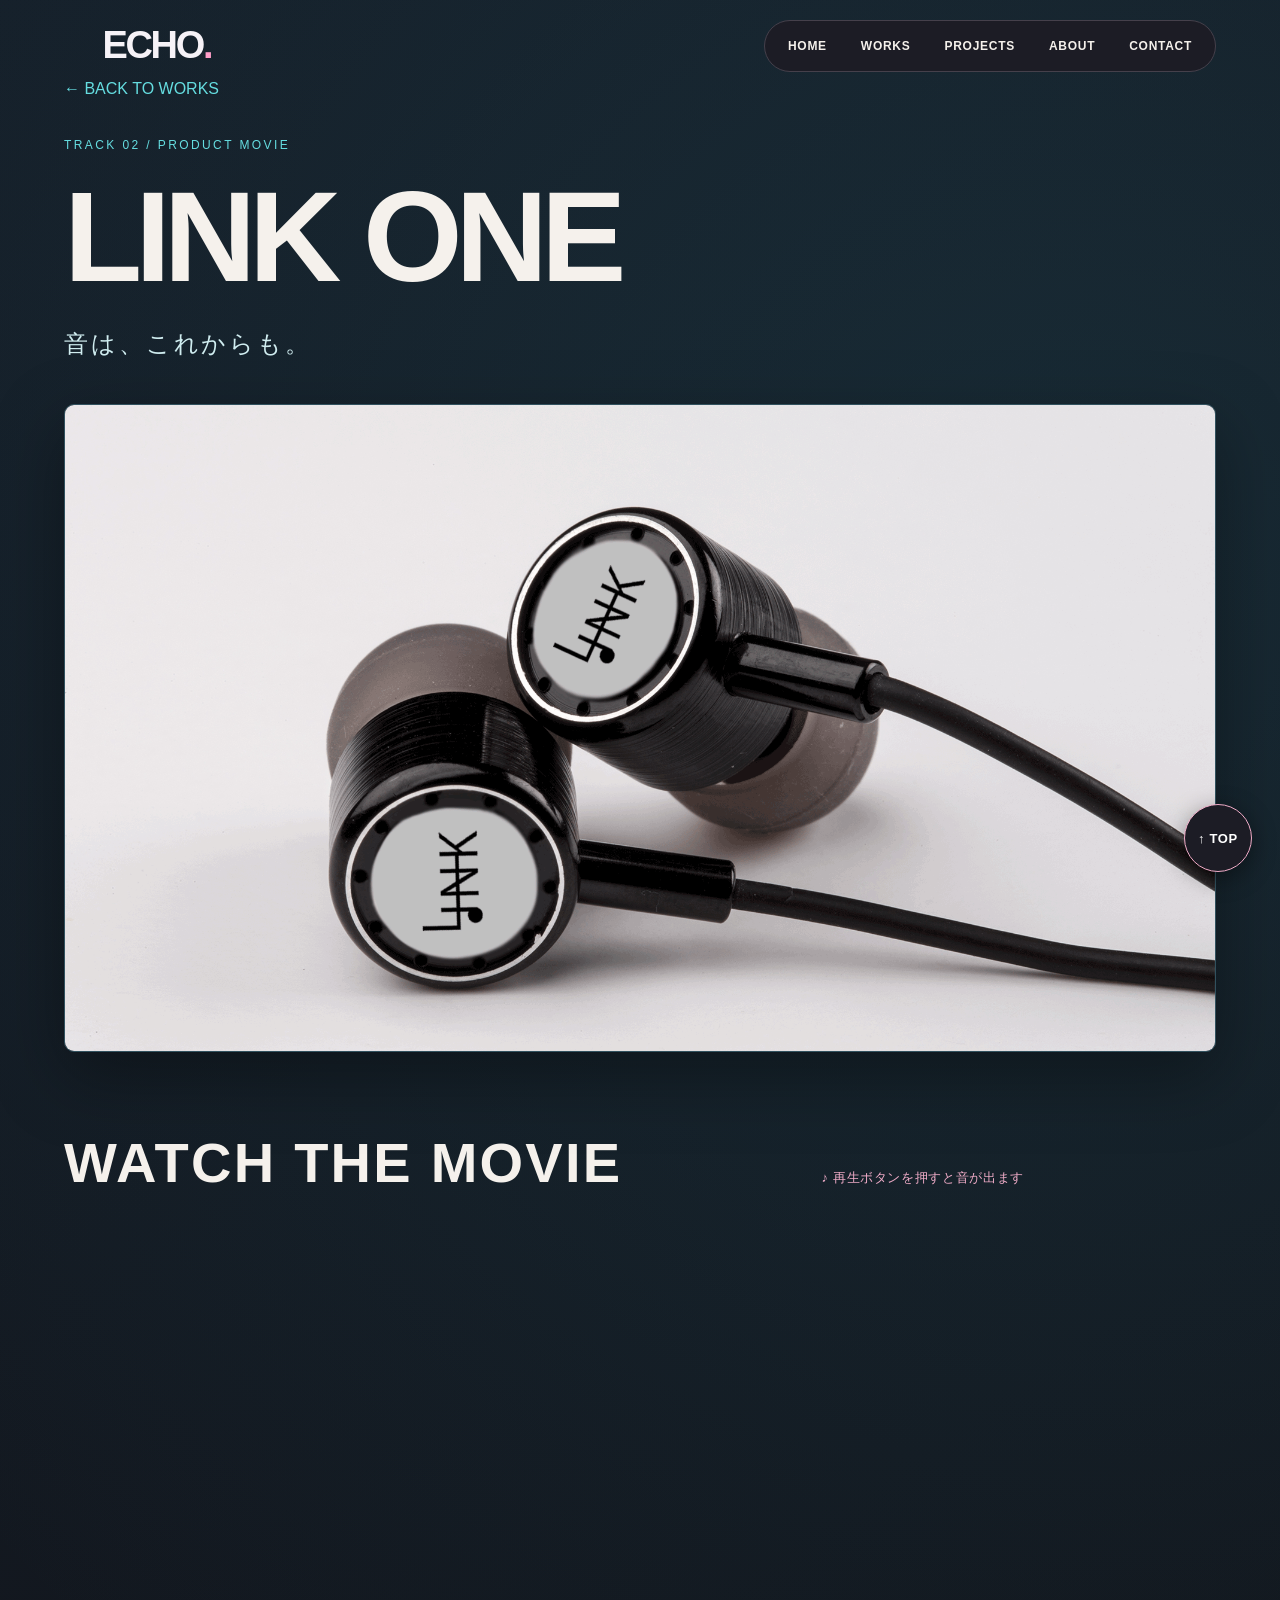
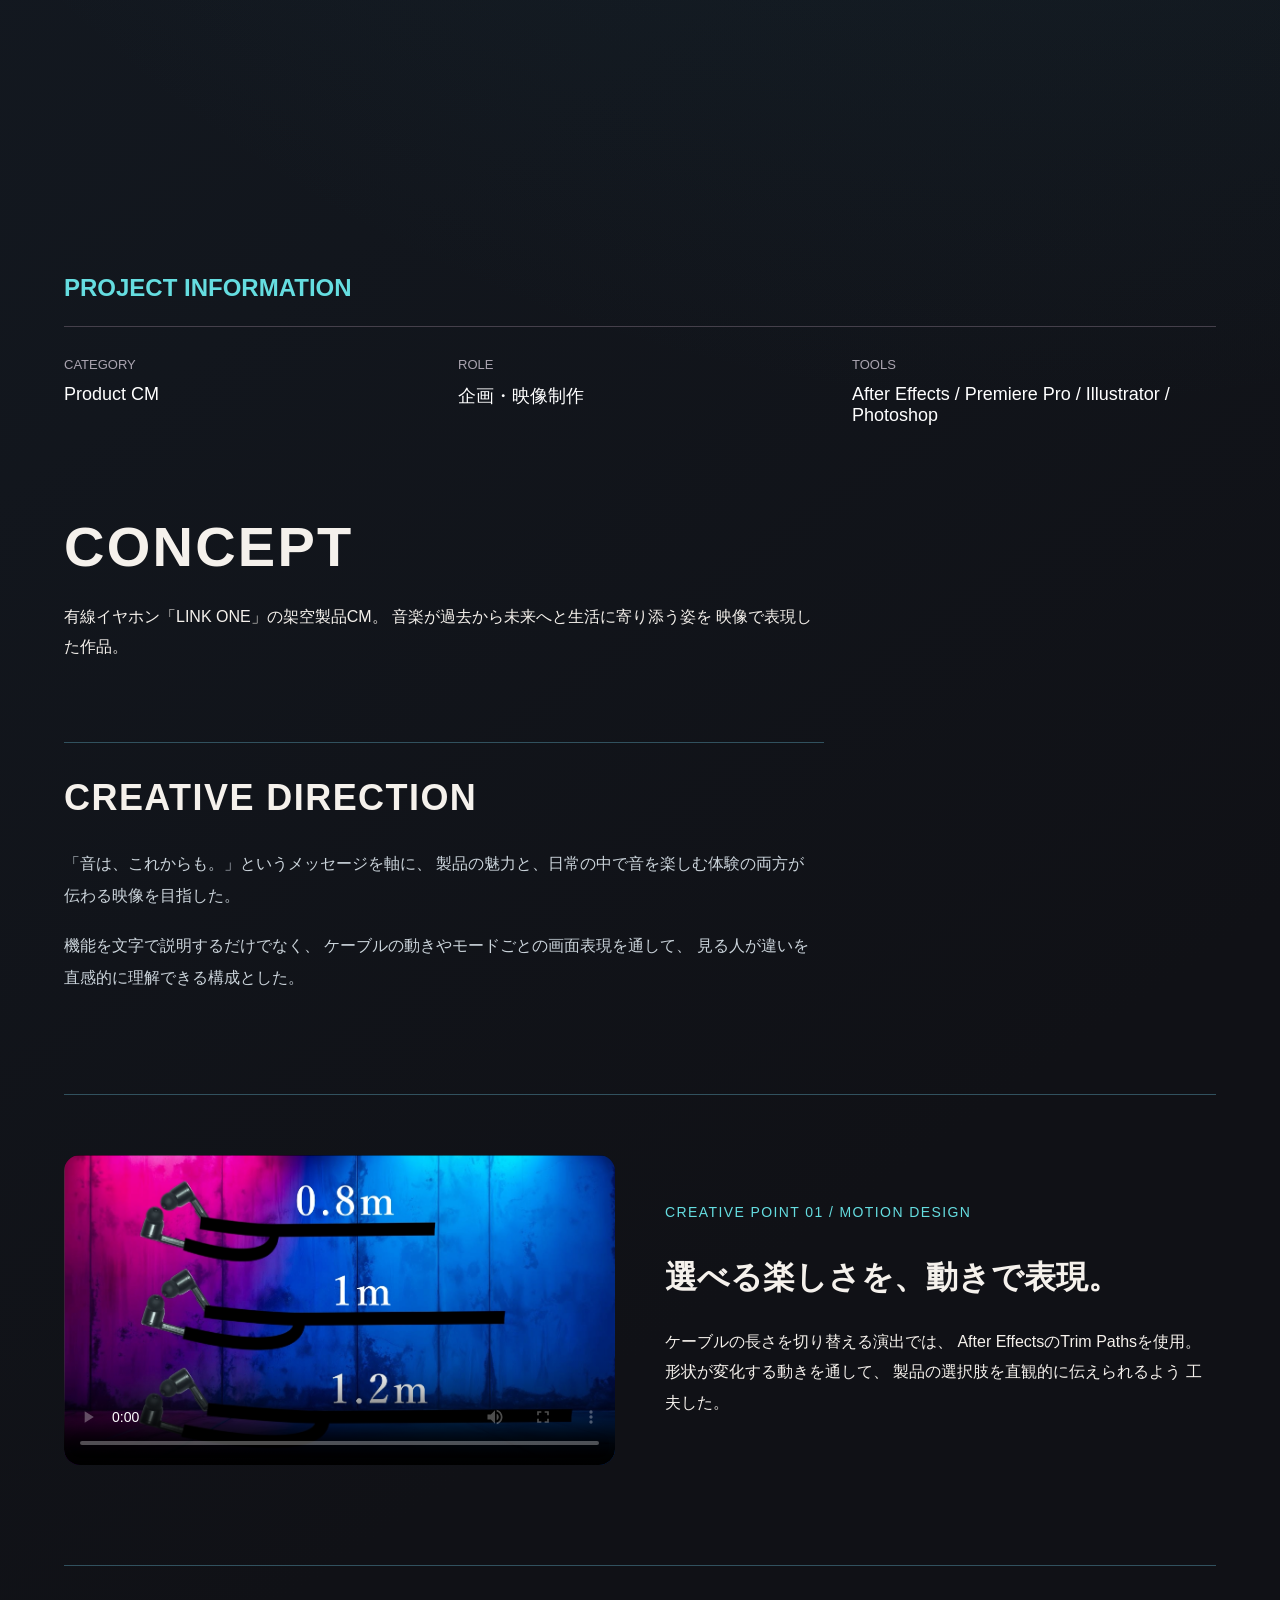
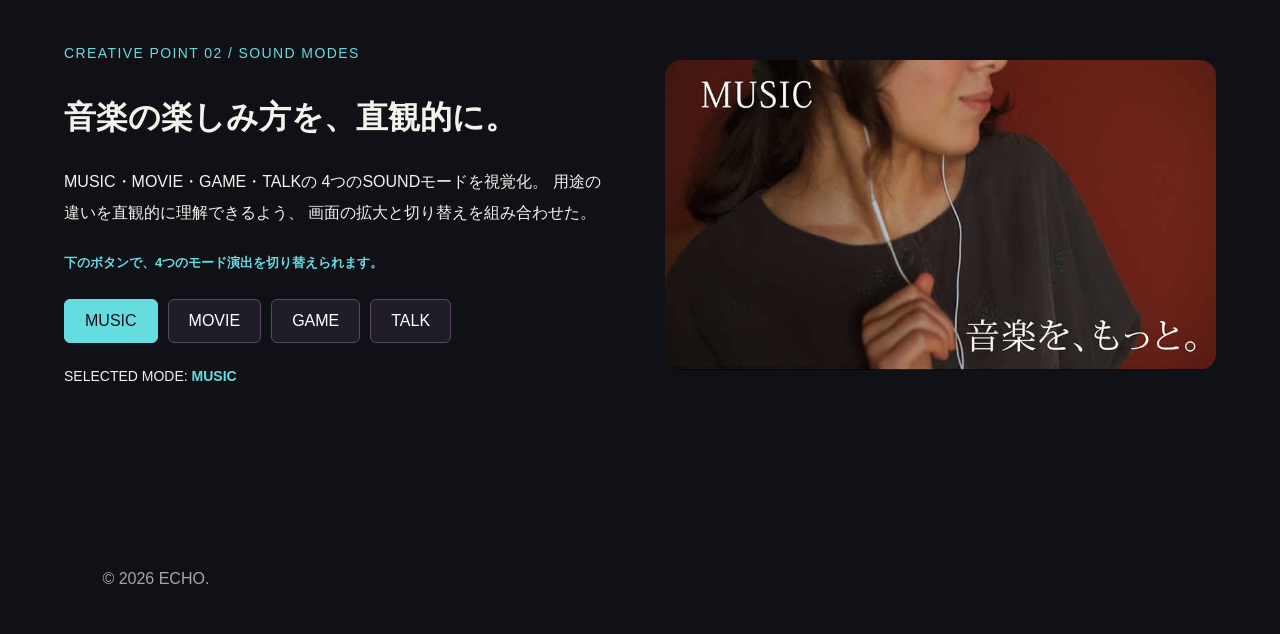
<file: link-one.html>
<!DOCTYPE html>
<html lang="ja">

<head>
    <meta charset="UTF-8">
    <meta name="viewport" content="width=device-width, initial-scale=1.0">
    <title>LINK ONE | 有線イヤホンCM | ECHO.</title>
    <link rel="stylesheet" href="style.css">
</head>

<body class="link-one-page">

    <!-- 全ページ共通 / ECHOロゴ -->
    <a href="index.html"
       class="echo-home-logo"
       aria-label="ECHOのHOMEへ戻る">
        ECHO<span>.</span>
    </a>

    <!-- 共通ナビゲーション -->
    <nav class="site-nav" aria-label="メインナビゲーション">
        <a href="index.html">HOME</a>
        <a href="works.html">WORKS</a>
        <a href="projects.html">PROJECTS</a>
        <a href="about.html">ABOUT</a>
        <a href="contact.html">CONTACT</a>
    </nav>

    <main class="detail-page">

        <!-- 戻るリンク -->
        <a class="back-link" href="works.html#works">
            ← BACK TO WORKS
        </a>

        <!-- FIRST VIEW -->
        <p class="detail-category">
            TRACK 02 / PRODUCT MOVIE
        </p>

        <h1>LINK ONE</h1>

        <p class="detail-lead">
            音は、これからも。
        </p>

        <img
            class="detail-image"
            src="link-one-hero.png"
            alt="有線イヤホンLINK ONEの製品ビジュアル"
        >

        <!-- =====================================
             WATCH THE MOVIE
        ===================================== -->
        <section class="movie-section">

            <div class="movie-heading-row">

                <h2>WATCH THE MOVIE</h2>

                <p class="movie-sound-note">
                    ♪ 再生ボタンを押すと音が出ます
                </p>

            </div>

            <div class="video-frame">
                <iframe
                    src="https://www.youtube.com/embed/rHJMnU5oMG8?si=9QgDAQjCf6gZcU5M&amp;controls=0"
                    title="LINK ONE CM"
                    loading="lazy"
                    allow="accelerometer; autoplay; clipboard-write; encrypted-media; gyroscope; picture-in-picture; web-share"
                    referrerpolicy="strict-origin-when-cross-origin"
                    allowfullscreen>
                </iframe>
            </div>

        </section>

        <!-- =====================================
             PROJECT INFORMATION
        ===================================== -->
        <section class="project-info">

            <h2>PROJECT INFORMATION</h2>

            <dl class="info-grid">

                <div class="info-item">
                    <dt>CATEGORY</dt>
                    <dd>Product CM</dd>
                </div>

                <div class="info-item">
                    <dt>ROLE</dt>
                    <dd>企画・映像制作</dd>
                </div>

                <div class="info-item">
                    <dt>TOOLS</dt>
                    <dd>
                        After Effects / Premiere Pro /
                        Illustrator / Photoshop
                    </dd>
                </div>

            </dl>

        </section>

        <!-- =====================================
             CONCEPT
        ===================================== -->
        <section class="detail-content link-one-concept">

            <h2>CONCEPT</h2>

            <p>
                有線イヤホン「LINK ONE」の架空製品CM。
                音楽が過去から未来へと生活に寄り添う姿を
                映像で表現した作品。
            </p>

        </section>

        <!-- =====================================
             CREATIVE DIRECTION
             制作意図
        ===================================== -->
        <section class="detail-content link-one-direction">

            <h2>CREATIVE DIRECTION</h2>

            <p>
                「音は、これからも。」というメッセージを軸に、
                製品の魅力と、日常の中で音を楽しむ体験の両方が
                伝わる映像を目指した。
            </p>

            <p>
                機能を文字で説明するだけでなく、
                ケーブルの動きやモードごとの画面表現を通して、
                見る人が違いを直感的に理解できる構成とした。
            </p>

        </section>

        <!-- =====================================
             CREATIVE POINT 01
             MOTION DESIGN
        ===================================== -->
        <section class="creative-point">

            <!-- ケーブル演出動画 -->
            <div class="point-visual">

                <video
                    class="cable-video"
                    controls
                    playsinline
                    preload="metadata"
                    poster="link-one-cable.png"
                >
                    <source
                        src="link-one-cable-demo.mp4"
                        type="video/mp4"
                    >
                </video>

            </div>

            <!-- 演出解説 -->
            <div class="point-text">

                <p class="point-number">
                    CREATIVE POINT 01 / MOTION DESIGN
                </p>

                <h2>選べる楽しさを、動きで表現。</h2>

                <p>
                    ケーブルの長さを切り替える演出では、
                    After EffectsのTrim Pathsを使用。

                    形状が変化する動きを通して、
                    製品の選択肢を直観的に伝えられるよう
                    工夫した。
                </p>

            </div>

        </section>

        <!-- =====================================
             CREATIVE POINT 02
             SOUND MODES
        ===================================== -->
        <section class="creative-point creative-point--reverse">

            <!-- モードの画像 -->
            <div class="point-visual">

                <img
                    id="sound-preview"
                    src="sound-music.jpg"
                    alt="MUSICモードの演出画像"
                >

            </div>

            <!-- 演出解説 -->
            <div class="point-text">

                <p class="point-number">
                    CREATIVE POINT 02 / SOUND MODES
                </p>

                <h2>音楽の楽しみ方を、直観的に。</h2>

                <p>
                    MUSIC・MOVIE・GAME・TALKの
                    4つのSOUNDモードを視覚化。

                    用途の違いを直観的に理解できるよう、
                    画面の拡大と切り替えを組み合わせた。
                </p>

                <!-- 操作案内 -->
                <p class="sound-interaction-guide">
                    下のボタンで、4つのモード演出を切り替えられます。
                </p>

                <!-- SOUNDモード切り替え -->
                <div class="sound-selector">

                    <button
                        type="button"
                        class="sound-button is-active"
                        data-mode="MUSIC"
                    >
                        MUSIC
                    </button>

                    <button
                        type="button"
                        class="sound-button"
                        data-mode="MOVIE"
                    >
                        MOVIE
                    </button>

                    <button
                        type="button"
                        class="sound-button"
                        data-mode="GAME"
                    >
                        GAME
                    </button>

                    <button
                        type="button"
                        class="sound-button"
                        data-mode="TALK"
                    >
                        TALK
                    </button>

                </div>

                <p class="sound-current">
                    SELECTED MODE:
                    <span id="selected-mode">MUSIC</span>
                </p>

            </div>

        </section>

    </main>

    <!-- ページトップへ戻るボタン -->
    <a href="#"
       class="works-back-to-top"
       aria-label="ページのトップへ戻る">
        ↑ TOP
    </a>

    <footer>
        <p>© 2026 ECHO.</p>
    </footer>

    <!-- 既存のSOUND切り替え・スクロール演出 -->
    <script src="script.js"></script>


<!-- ECHOロゴ / スクロール時のサイズ切り替え -->
<script>
(() => {
    const logo = document.querySelector(".echo-home-logo");

    if (!logo) return;

    const updateLogo = () => {
        logo.classList.toggle(
            "is-scrolled",
            window.scrollY > 160
        );
    };

    window.addEventListener("scroll", updateLogo, {
        passive: true
    });

    updateLogo();
})();
</script>

</body>
</html>
</file>
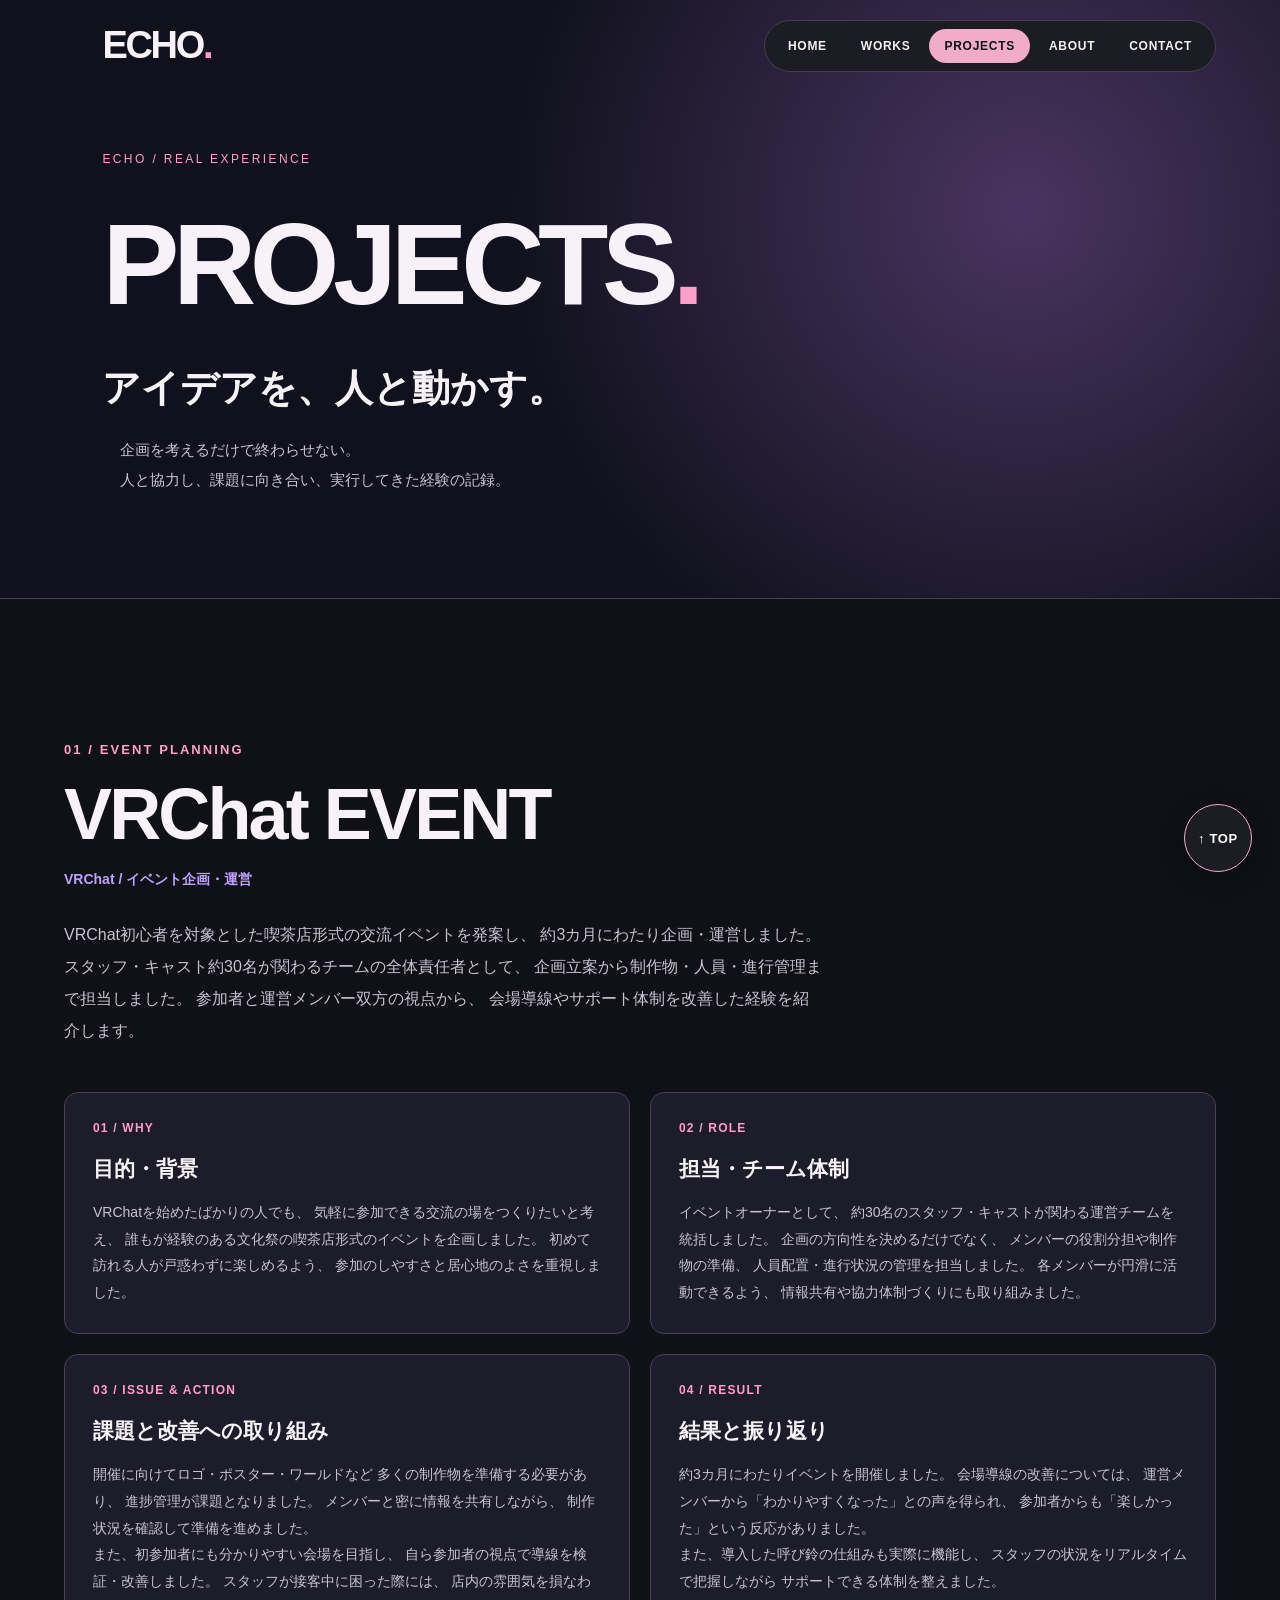
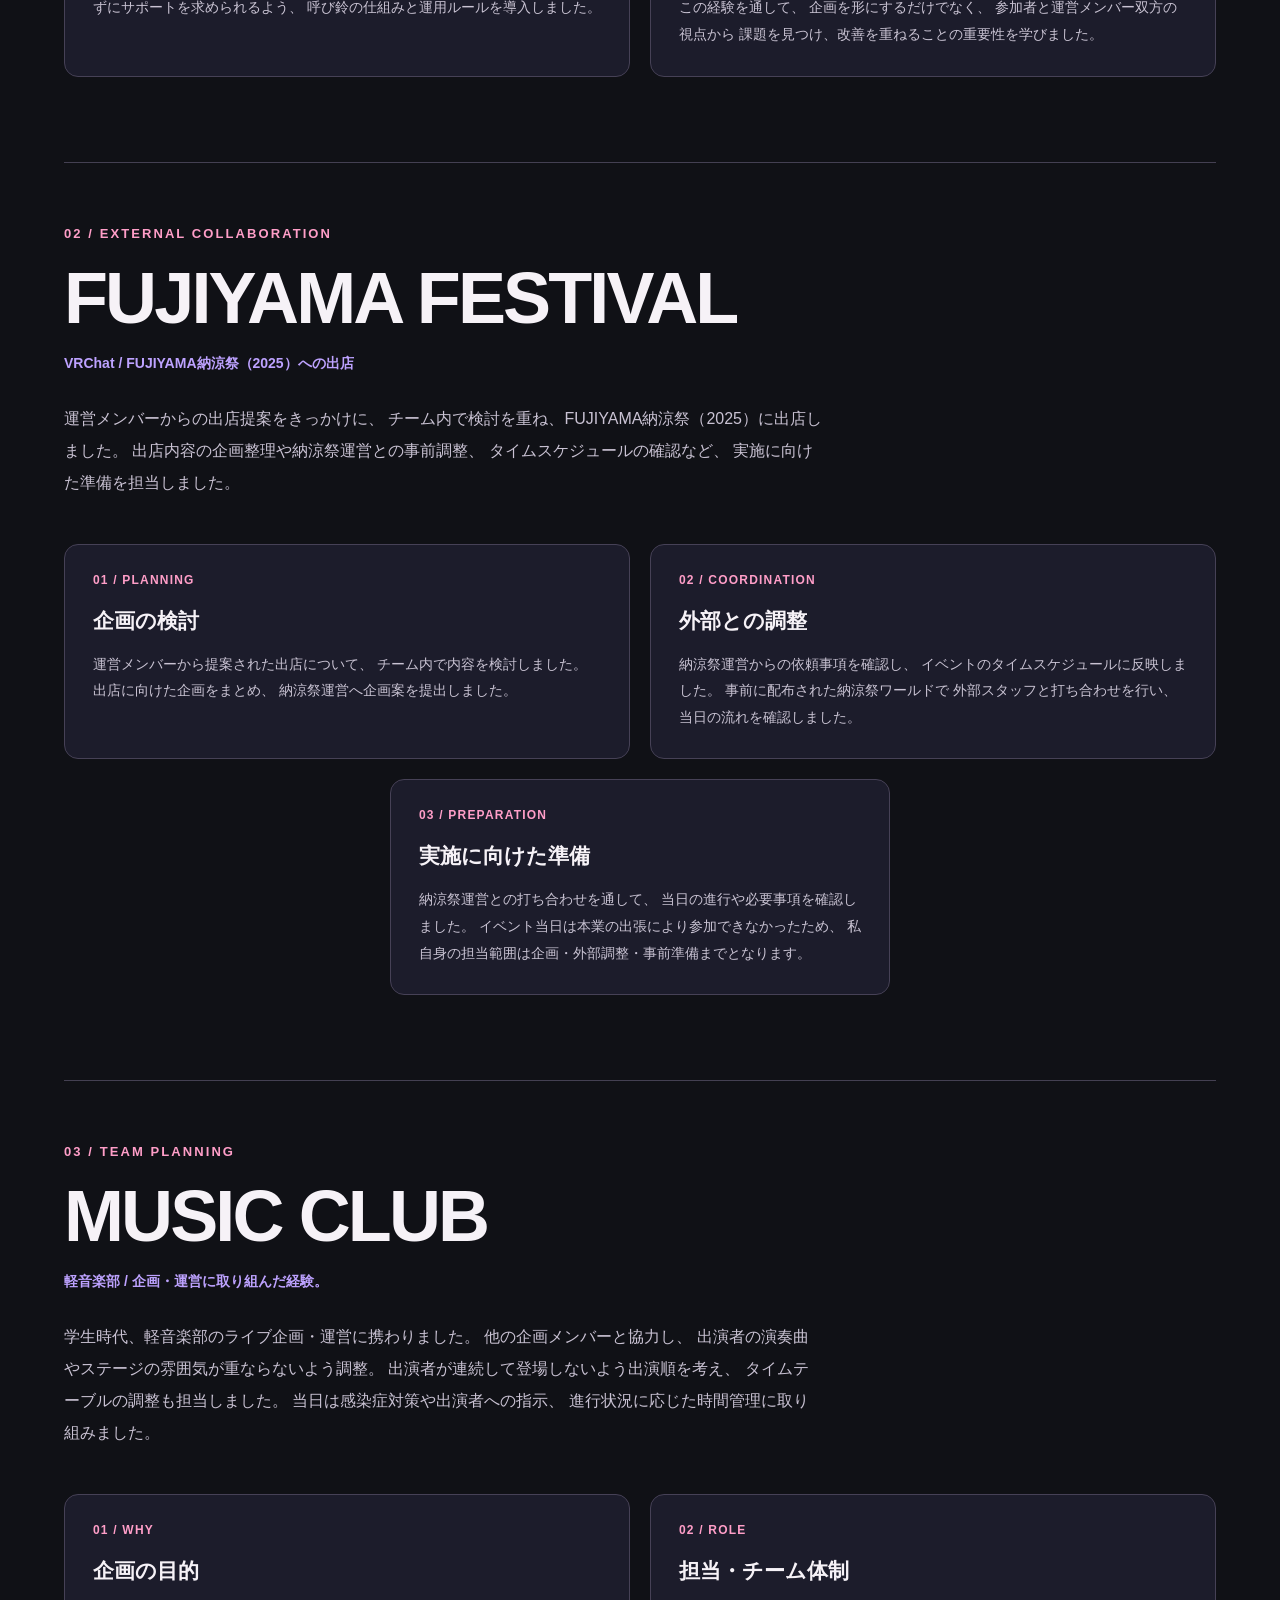
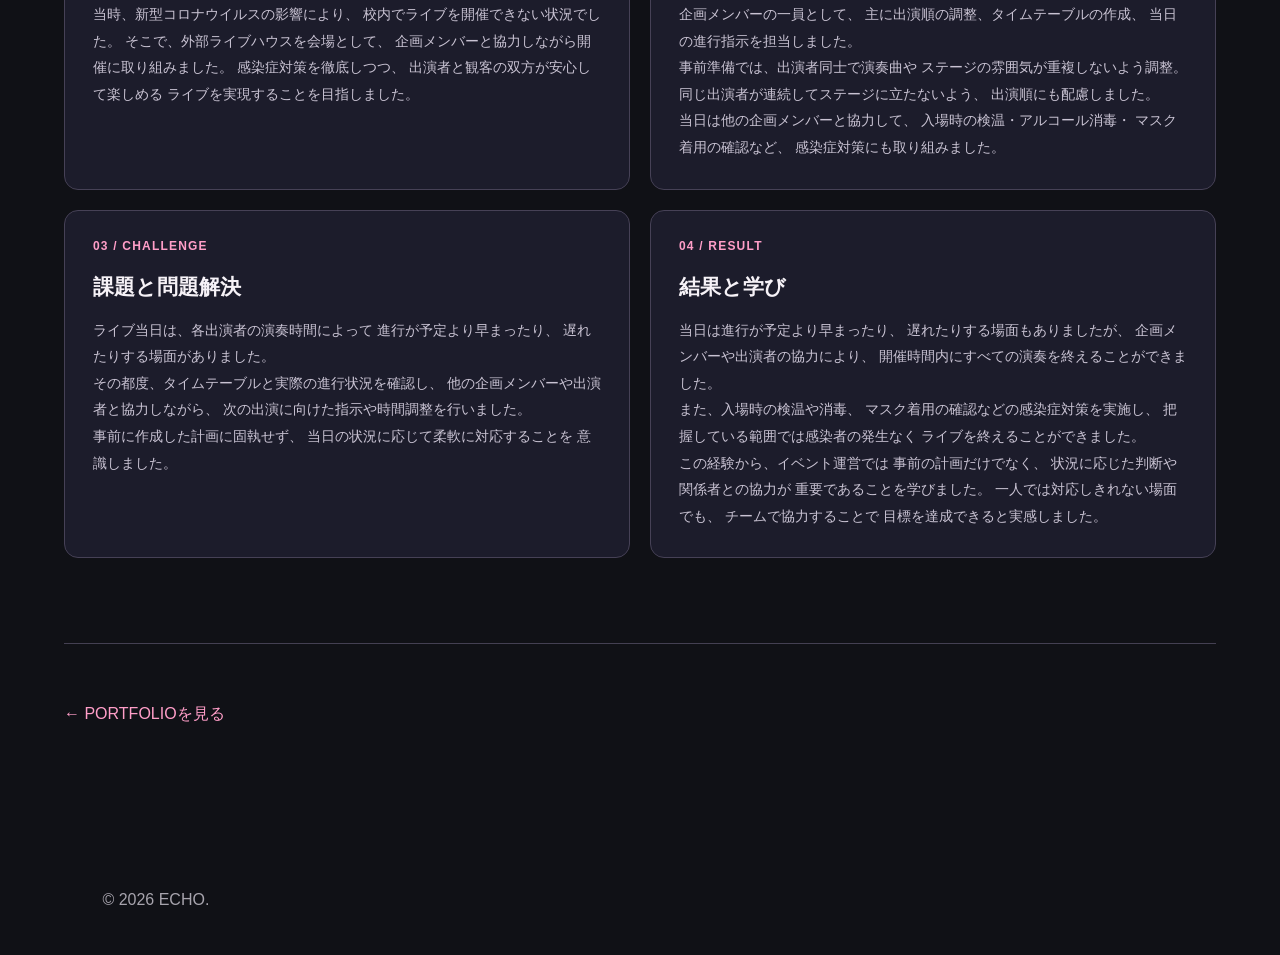
<file: projects.html>
<!DOCTYPE html>
<html lang="ja">

<head>
    <meta charset="UTF-8">
    <meta name="viewport"
          content="width=device-width, initial-scale=1.0">
    <title>企画・イベント運営実績 | ECHO.</title>
    <link rel="stylesheet" href="style.css">
</head>

<body class="projects-page">



    <!-- 全ページ共通 / ECHOロゴ -->

    <a href="index.html"
       class="echo-home-logo"
       aria-label="ECHOのHOMEへ戻る">
        ECHO<span>.</span>
    </a>

    <nav class="site-nav"
         aria-label="メインナビゲーション">
        
         <a href="index.html">HOME</a>
         <a href="works.html">WORKS</a>
         <a href="projects.html" aria-current="page">
            PROJECTS
        </a>
        <a href="about.html">ABOUT</a>
        <a href="contact.html">CONTACT</a>

    </nav>


    <!--　PROJECTS / HERO　-->
    <header class="projects-hero">

        <p class="projects-eyebrow">
            ECHO / REAL EXPERIENCE
        </p>

        <h1>PROJECTS<span>.</span></h1>

        <p class="projects-lead">
            アイデアを、人と動かす。
        </p>

        <p class="projects-description">
            企画を考えるだけで終わらせない。<br>
            人と協力し、課題に向き合い、実行してきた経験の記録。
        </p>

    </header>

    <main class="detail-page projects-main">

        <!--　PROJECT 01　-->
        <article class="projects-entry" id="vrc">

            <p class="projects-number">
                01 / EVENT PLANNING
            </p>

            <h2>VRChat EVENT</h2>

            <p class="projects-subtitle">
                VRChat / イベント企画・運営
            </p>

            <p class="projects-intro">
                VRChat初心者を対象とした喫茶店形式の交流イベントを発案し、
                約3カ月にわたり企画・運営しました。
                スタッフ・キャスト約30名が関わるチームの全体責任者として、
                企画立案から制作物・人員・進行管理まで担当しました。
                参加者と運営メンバー双方の視点から、
                会場導線やサポート体制を改善した経験を紹介します。
            </p>

            <div class="projects-grid">

                <section class="projects-point">
                    <h3>01 / WHY</h3>
                    <h4>目的・背景</h4>
                    <p>
                        VRChatを始めたばかりの人でも、
                        気軽に参加できる交流の場をつくりたいと考え、
                        誰もが経験のある文化祭の喫茶店形式のイベントを企画しました。
                        初めて訪れる人が戸惑わずに楽しめるよう、
                        参加のしやすさと居心地のよさを重視しました。
                    </p>
                </section>

                <section class="projects-point">
                    <h3>02 / ROLE</h3>
                    <h4>担当・チーム体制</h4>
                    <p>
                        イベントオーナーとして、
                        約30名のスタッフ・キャストが関わる運営チームを統括しました。
                        企画の方向性を決めるだけでなく、
                        メンバーの役割分担や制作物の準備、
                        人員配置・進行状況の管理を担当しました。
                        各メンバーが円滑に活動できるよう、
                        情報共有や協力体制づくりにも取り組みました。
                    </p>
                </section>

                <section class="projects-point">
                    <h3>03 / ISSUE &amp; ACTION</h3>
                    <h4>課題と改善への取り組み</h4>
                    <p>
                        開催に向けてロゴ・ポスター・ワールドなど
                        多くの制作物を準備する必要があり、
                        進捗管理が課題となりました。
                        メンバーと密に情報を共有しながら、
                        制作状況を確認して準備を進めました。
                    </p>

                    <p>
                        また、初参加者にも分かりやすい会場を目指し、
                        自ら参加者の視点で導線を検証・改善しました。
                        スタッフが接客中に困った際には、
                        店内の雰囲気を損なわずにサポートを求められるよう、
                        呼び鈴の仕組みと運用ルールを導入しました。
                    </p>
                </section>

                <section class="projects-point">
                    <h3>04 / RESULT</h3>
                    <h4>結果と振り返り</h4>
                    <p>
                        約3カ月にわたりイベントを開催しました。
                        会場導線の改善については、
                        運営メンバーから「わかりやすくなった」との声を得られ、
                        参加者からも「楽しかった」という反応がありました。
                    </p>

                    <p>
                        また、導入した呼び鈴の仕組みも実際に機能し、
                        スタッフの状況をリアルタイムで把握しながら
                        サポートできる体制を整えました。
                    </p>

                    <p>
                        この経験を通して、
                        企画を形にするだけでなく、
                        参加者と運営メンバー双方の視点から
                        課題を見つけ、改善を重ねることの重要性を学びました。
                    </p>
                </section>

            </div>

        </article>


        <!--　PROJECT　02　-->
        <article class="projects-entry" id="fujiyama">

            <p class="projects-number">
                02 / EXTERNAL COLLABORATION
            </p>

            <h2>FUJIYAMA FESTIVAL</h2>

            <p class="projects-subtitle">
                VRChat / FUJIYAMA納涼祭（2025）への出店
            </p>

            <p class="projects-intro">
                運営メンバーからの出店提案をきっかけに、
                チーム内で検討を重ね、FUJIYAMA納涼祭（2025）に出店しました。
                出店内容の企画整理や納涼祭運営との事前調整、
                タイムスケジュールの確認など、
                実施に向けた準備を担当しました。
            </p>

            <div class="projects-grid">

                <section class="projects-point">
                    <h3>01 / PLANNING</h3>
                    <h4>企画の検討</h4>
                    <p>
                        運営メンバーから提案された出店について、
                        チーム内で内容を検討しました。
                        出店に向けた企画をまとめ、
                        納涼祭運営へ企画案を提出しました。
                    </p>
                </section>

                <section class="projects-point">
                    <h3>02 / COORDINATION</h3>
                    <h4>外部との調整</h4>
                    <p>
                        納涼祭運営からの依頼事項を確認し、
                        イベントのタイムスケジュールに反映しました。
                        事前に配布された納涼祭ワールドで
                        外部スタッフと打ち合わせを行い、
                        当日の流れを確認しました。
                    </p>
                </section>

                <section class="projects-point">
                    <h3>03 / PREPARATION</h3>
                    <h4>実施に向けた準備</h4>
                    <p>
                        納涼祭運営との打ち合わせを通して、
                        当日の進行や必要事項を確認しました。
                        イベント当日は本業の出張により参加できなかったため、
                        私自身の担当範囲は企画・外部調整・事前準備までとなります。
                    </p>
                </section>

            </div>

        </article>


        <!--　PROJECT 03　-->
        <article class="projects-entry" id="music-club">

            <p class="projects-number">
                03 / TEAM PLANNING
            </p>

            <h2>MUSIC CLUB</h2>

            <p class="projects-subtitle">
                軽音楽部 / 企画・運営に取り組んだ経験。
            </p>

            <p class="projects-intro">
                学生時代、軽音楽部のライブ企画・運営に携わりました。
                他の企画メンバーと協力し、
                出演者の演奏曲やステージの雰囲気が重ならないよう調整。
                出演者が連続して登場しないよう出演順を考え、
                タイムテーブルの調整も担当しました。
                当日は感染症対策や出演者への指示、
                進行状況に応じた時間管理に取り組みました。
            </p>

            <div class="projects-grid">

                <section class="projects-point">
                    <h3>01 / WHY</h3>
                    <h4>企画の目的</h4>
                    <p>
                        当時、新型コロナウイルスの影響により、
                        校内でライブを開催できない状況でした。
                        そこで、外部ライブハウスを会場として、
                        企画メンバーと協力しながら開催に取り組みました。
                        感染症対策を徹底しつつ、
                        出演者と観客の双方が安心して楽しめる
                        ライブを実現することを目指しました。
                    </p>
                </section>

                <section class="projects-point">
                    <h3>02 / ROLE</h3>
                    <h4>担当・チーム体制</h4>
                    <p>
                        企画メンバーの一員として、
                        主に出演順の調整、タイムテーブルの作成、
                        当日の進行指示を担当しました。
                    </p>
                    <p>
                        事前準備では、出演者同士で演奏曲や
                        ステージの雰囲気が重複しないよう調整。
                        同じ出演者が連続してステージに立たないよう、
                        出演順にも配慮しました。
                    </p>
                    <p>
                        当日は他の企画メンバーと協力して、
                        入場時の検温・アルコール消毒・
                        マスク着用の確認など、
                        感染症対策にも取り組みました。
                    </p>
                </section>

                <section class="projects-point">
                    <h3>03 / CHALLENGE</h3>
                    <h4>課題と問題解決</h4>
                    <p>
                        ライブ当日は、各出演者の演奏時間によって
                        進行が予定より早まったり、
                        遅れたりする場面がありました。
                    </p>
                    <p>
                        その都度、タイムテーブルと実際の進行状況を確認し、
                        他の企画メンバーや出演者と協力しながら、
                        次の出演に向けた指示や時間調整を行いました。
                    </p>
                    <p>
                        事前に作成した計画に固執せず、
                        当日の状況に応じて柔軟に対応することを
                        意識しました。
                    </p>
                </section>

                <section class="projects-point">
                    <h3>04 / RESULT</h3>
                    <h4>結果と学び</h4>
                    <p>
                        当日は進行が予定より早まったり、
                        遅れたりする場面もありましたが、
                        企画メンバーや出演者の協力により、
                        開催時間内にすべての演奏を終えることができました。
                    </p>
                    <p>
                        また、入場時の検温や消毒、
                        マスク着用の確認などの感染症対策を実施し、
                        把握している範囲では感染者の発生なく
                        ライブを終えることができました。
                    </p>
                    <p>
                        この経験から、イベント運営では
                        事前の計画だけでなく、
                        状況に応じた判断や関係者との協力が
                        重要であることを学びました。
                        一人では対応しきれない場面でも、
                        チームで協力することで
                        目標を達成できると実感しました。
                    </p>
                </section>

            </div>

        </article>

        <a href="works.html" class="projects-back">
            ← PORTFOLIOを見る
        </a>

    </main>

    <!-- ページトップへ戻るボタン -->
    <a href="#"
       class="works-back-to-top"
       aria-label="ページのトップへ戻る">
        ↑ TOP
    </a>

    <footer>
        <p>© 2026 ECHO.</p>
    </footer>

<script>
document.addEventListener("DOMContentLoaded", () => {

    if(window.matchMedia(
        "(prefers-reduced-motion: reduce)"
    ).matches)return;

    if(!("IntersectionObserver" in window))return;

    const cards = document.querySelectorAll(
        ".projects-page .projects-entry > h2, .projects-page .projects-point"
    );

    const observer = new IntersectionObserver((entries) => {
        entries.forEach((entry) => {
            if(entry.isIntersecting){
               entry.target.classList.add("is-visible");
               observer.unobserve(entry.target);
            }
        });
    },{
        threshold: 0.1
    });

    cards.forEach((card, index) => {
        card.style.setProperty(
            "--echo-delay",
            `${index % 2 * 120}ms`
        );

        card.classList.add("echo-reveal");
        observer.observe(card);
    });

});
</script>


</body>
</html>
</file>
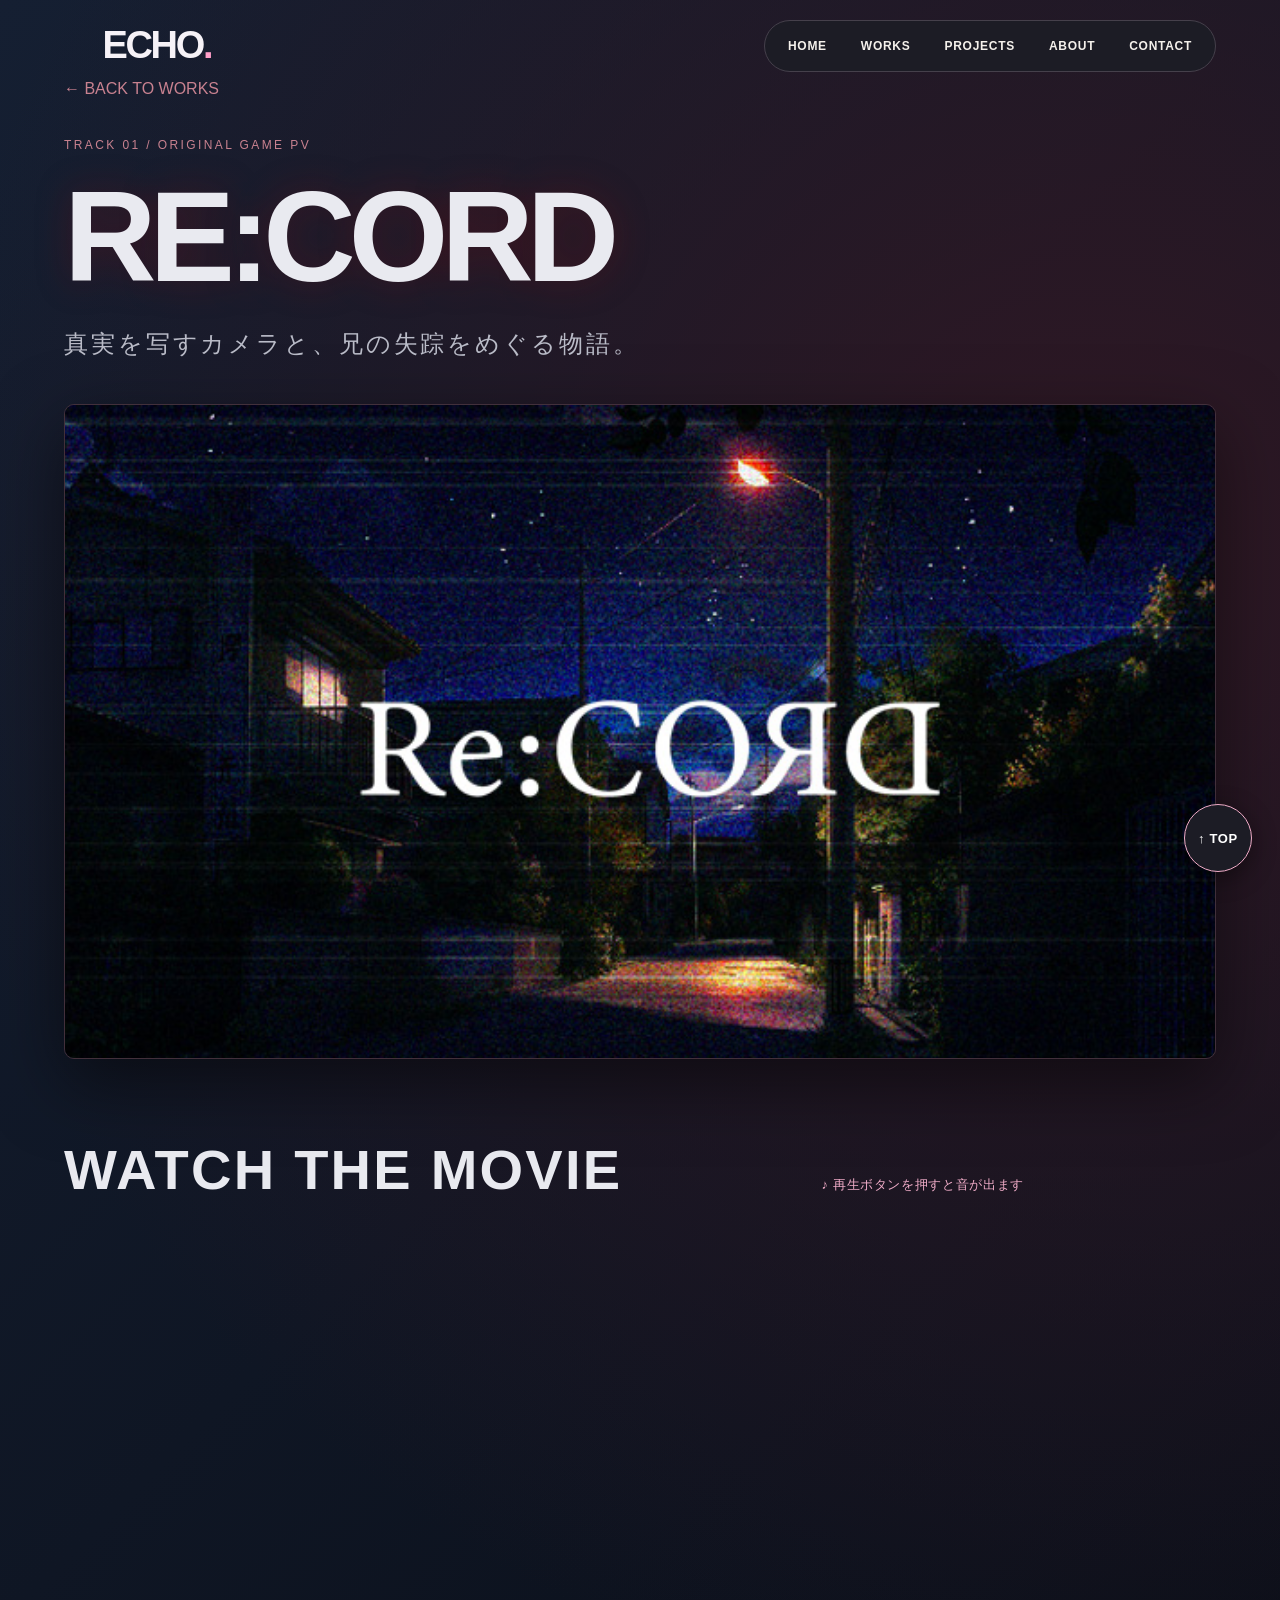
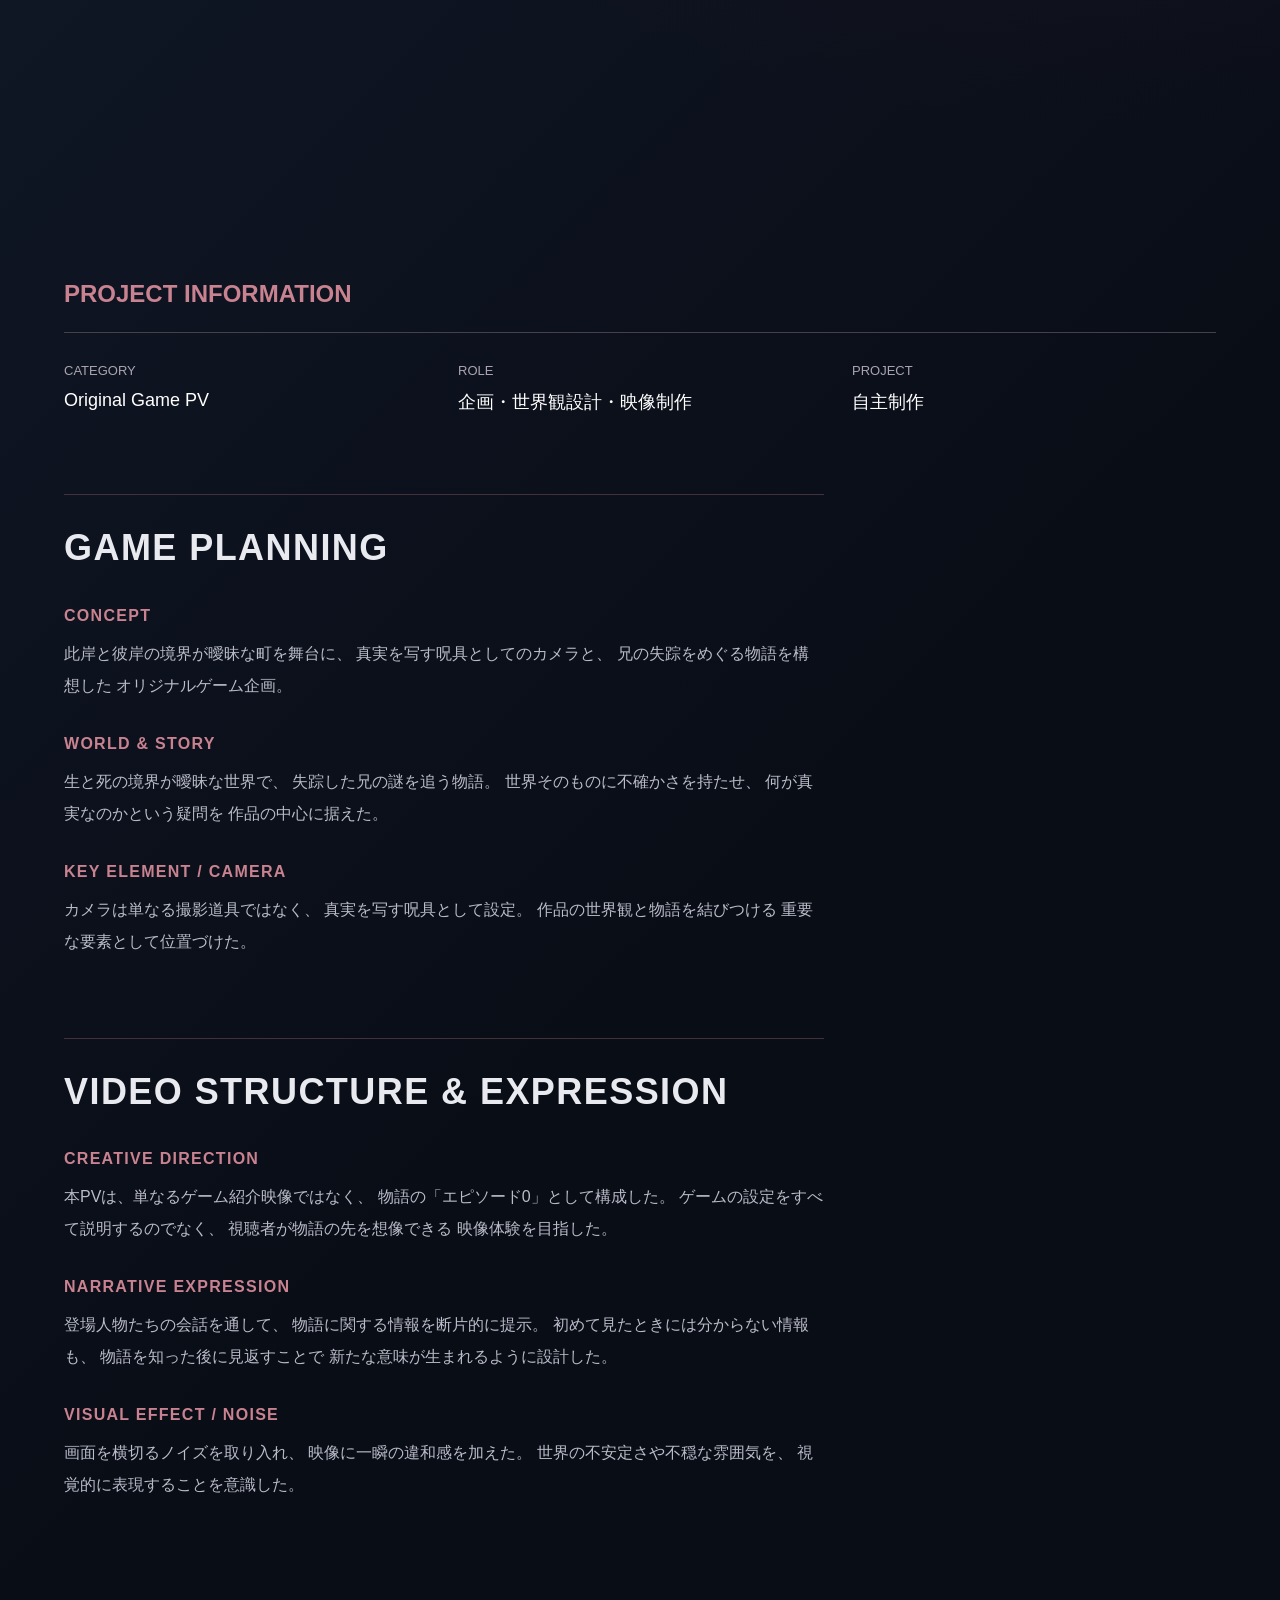
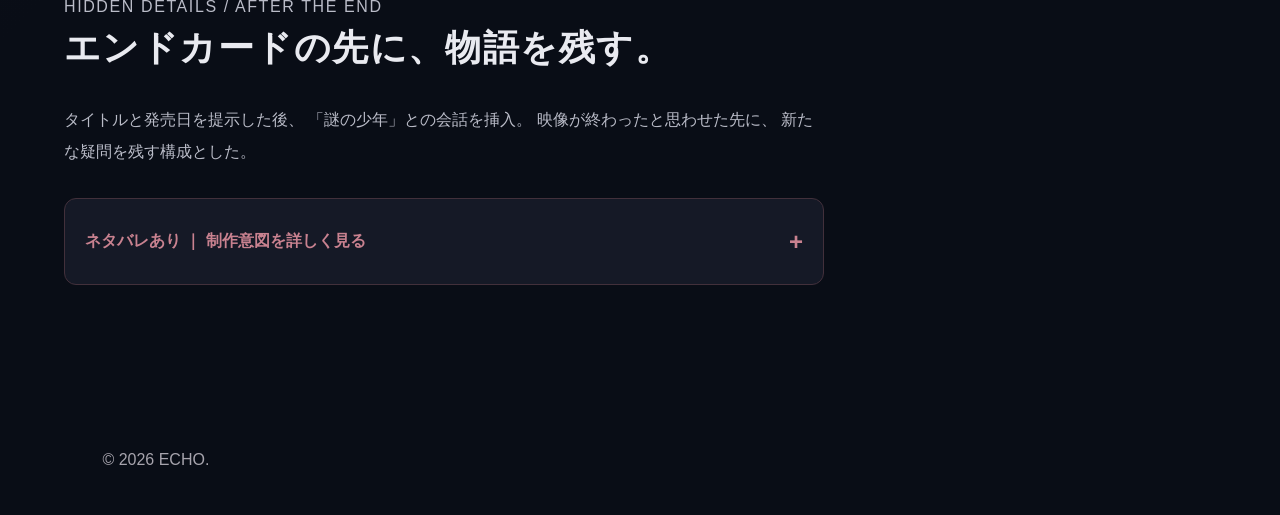
<file: record.html>
<!DOCTYPE html>
<html lang="ja">

<head>
    <meta charset="UTF-8">
    <meta name="viewport" content="width=device-width,initial-scale=1.0">


    <title>RE:CORD | オリジナルゲームPV | ECHO.</title>

    <link rel="stylesheet" href="style.css">
</head>

<body class="record-page">

    <!-- 全ページ共通 / ECHOロゴ -->
    <a href="index.html"
       class="echo-home-logo"
       aria-label="ECHOのHOMEへ戻る">
        ECHO<span>.</span>
    </a>

    <!--　サイト共通ナビゲーション　-->
    <nav class="site-nav" aria-label="メインナビゲーション">

        <a href="index.html">HOME</a>

        <a href="works.html">WORKS</a>

        <a href="projects.html">PROJECTS</a>

        <a href="about.html">ABOUT</a>

        <a href="contact.html">CONTACT</a>

    </nav>

    <main class="detail-page">

        <!--　戻るリンク　-->
        <a class="back-link" href="works.html#works">
            ← BACK TO WORKS
        </a>

        <!--　作品カテゴリー　-->
        <p class="detail-category">
            TRACK 01 / ORIGINAL GAME PV
        </p>

        <!--　作品タイトル　-->
        <h1>RE:CORD</h1>

        <!--　作品紹介　-->
        <p class="detail-lead">
            真実を写すカメラと、兄の失踪をめぐる物語。
        </p>

        <!--　メインビジュアル　-->
        <img
            class="detail-image"
            src="record-thumb.jpg"
            alt="RE:CORDのゲームPVキービジュアル"
        >

        <!-- 作品動画　-->
         <section class="movie-section">

            <div class="movie-heading-row">
            
                <h2>WATCH THE MOVIE</h2>

                <p class="movie-sound-note">
                    ♪ 再生ボタンを押すと音が出ます
                </p>

            </div>

            <div class="video-frame">
                <iframe
                       src="https://www.youtube.com/embed/MnXWkZXvV-A?si=kW-CSML7LvaHMMYX"
                       title="RE:CORD ゲームPV"
                       loading="lazy"
                       allow="accelerometer; autoplay; encrypted-media; gyroscope; picture-in-picture; web-share"
                       allowfullscreen>
                </iframe>
            </div>

         </section>

         <!--　制作情報　-->
         <section class="project-info">

            <h2>PROJECT INFORMATION</h2>

            <dl class="info-grid">

                <div class="info-item">
                    <dt>CATEGORY</dt>
                    <dd>Original Game PV</dd>
                </div>

                <div class="info-item">
                    <dt>ROLE</dt>
                    <dd>企画・世界観設計・映像制作</dd>
                </div>

                <div class="info-item">
                    <dt>PROJECT</dt>
                    <dd>自主制作</dd>
                </div>
            
            </dl>

        </section>


       <!-- GAME PLANNING / ゲーム企画 -->
       <section class="detail-content record-detail-section">

        <h2>GAME PLANNING</h2>

        <h3>CONCEPT</h3>
        <p>
            此岸と彼岸の境界が曖昧な町を舞台に、
            真実を写す呪具としてのカメラと、
            兄の失踪をめぐる物語を構想した
            オリジナルゲーム企画。
        </p>

        <h3>WORLD & STORY</h3>
        <p>
            生と死の境界が曖昧な世界で、
            失踪した兄の謎を追う物語。
            世界そのものに不確かさを持たせ、
            何が真実なのかという疑問を
            作品の中心に据えた。
        </p>

        <h3>KEY ELEMENT / CAMERA</h3>
        <p>
            カメラは単なる撮影道具ではなく、
            真実を写す呪具として設定。
            作品の世界観と物語を結びつける
            重要な要素として位置づけた。
        </p>

        <!-- VIDEO STRUCTURE & EXPRESSION
         映像構成・表現-->

        <section class="detail-content record-detail-section">

            <h2>VIDEO STRUCTURE & EXPRESSION</h2>

            <h3>CREATIVE DIRECTION</h3>
            <p>
                本PVは、単なるゲーム紹介映像ではなく、
                物語の「エピソード0」として構成した。
                ゲームの設定をすべて説明するのでなく、
                視聴者が物語の先を想像できる
                映像体験を目指した。
            </p>

            <h3>NARRATIVE EXPRESSION</h3>
            <p>
                登場人物たちの会話を通して、
                物語に関する情報を断片的に提示。
                初めて見たときには分からない情報も、
                物語を知った後に見返すことで
                新たな意味が生まれるように設計した。
            </p>

            <h3>VISUAL EFFECT / NOISE</h3>
            <p>
                画面を横切るノイズを取り入れ、
                映像に一瞬の違和感を加えた。
                世界の不安定さや不穏な雰囲気を、
                視覚的に表現することを意識した。
            </p>

        </section>


        <!--　CREATIVE POINT　01　-->
        <section class="detail-content record-creative-point">

            <p class="point-number">
                HIDDEN DETAILS / AFTER THE END
            </p>

            <h2>エンドカードの先に、物語を残す。</h2>

            <p>
                タイトルと発売日を提示した後、
                「謎の少年」との会話を挿入。
                映像が終わったと思わせた先に、
                新たな疑問を残す構成とした。
            </p>

            <!--　ネタバレ解説　-->
            <details class="record-spoiler">

                <summary>
                    ネタバレあり ｜ 制作意図を詳しく見る
                </summary>

            <div class="record-spoiler-body">

                <img
                    src="record-brother.png"
                    alt="謎の少年との会話シーン"
                    loading="lazy"
                    >

                <!--　比較カード全体　-->
                <div class="record-reveal-grid">

                    <!--　伏線の見え方　-->
                    <div class="record-reveal-card">

                        <span>01 / FIRST VIEW</span>

                        <h3>初めて見たとき</h3>

                        <p>
                            PVの最後に登場する謎の少年。
                            その正体は伏せられ、
                            意味深な会話だけが残される。
                        </p>

                    </div>

                    <!--　真相を知った後　-->
                    <div class="record-reveal-card">
 
                        <span>02 / AFTER REVEAL</span>

                        <h3>真相を知った後</h3>

                        <p>
                            少年の正体は、主人公の兄。
                            ゲーム本編で正体が明らかになる構想とし、
                            真実を知ってからPVを見返すことで、
                            同じ場面に別の意味が生まれるように設計した。
                        </p>

                    </div>

                </div>
                
            </div>

            </details>
        
    </section>


    </main>

    <!-- ページトップへ戻るボタン -->
    <a href="#"
       class="works-back-to-top"
       aria-label="ページのトップへ戻る">
        ↑ TOP
    </a>

    <footer>
        <p>© 2026 ECHO.</p>
    </footer>


<!-- ECHOロゴ / スクロール時のサイズ切り替え -->
<script>
(() => {
    const logo = document.querySelector(".echo-home-logo");

    if (!logo) return;

    const updateLogo = () => {
        logo.classList.toggle(
            "is-scrolled",
            window.scrollY > 160
        );
    };

    window.addEventListener("scroll", updateLogo, {
        passive: true
    });

    updateLogo();
})();
</script>


</body>
</html>
</file>
<file: style.css>
/*　ページ全体のデザイン　*/
body {
    margin:0;
    background-color:#101116;
    color:#F5F1EC;
    font-family:Arial,sans-serif;
}


/*　最初の画面　*/
header{
    min-height:80vh;
    padding:40px 8%;

    display:flex;
    flex-direction:column;
    justify-content:center;

    background:radial-gradient(
        circle at 80% 30%,
        #39253F,
        #101116 65%
    );
}


/*　メインタイトル　*/
h1{
    font-size: clamp(48px,8vw,120px);
    letter-spacing:  0.04em;
    margin:0;
}


/*　キャッチコピー　*/
header p{
    color: #f0acc8;
    font-size: 20px;
}


/*　トップページのメイン部分　*/
main:not(.detail-page){
    padding:100px 8%;
}


/*　WORKS見出し　*/
h2{
    font-size: 48px;
}


/*　ページ下部　*/
footer{
    padding: 30px 8%;
    color:#A7A4AD;
}


/*　文字が下から現れるアニメーション　*/
@keyframes fadeUp{
    from{
        opacity: 0;
        transform:translateY(30px);
    }

    to{
        opacity:1;
        transform:translateY(0);
    }
}


/*　メインタイトルを動かす　*/
header h1{
    animation:fadeUp 1s ease-out both;
}


/*　キャッチコピーを少し遅れて動かす　*/
header p{
    animation:fadeUp 1s ease-out 0.3s both;
}


/*　ページ内の移動をなめらかにする　*/
html{
    scroll-behavior: smooth;
}


/*　動きを減らす設定の利用者に対応　*/
@media (prefers-reduced-motion: reduce){
    html{
        scroll-behavior: auto;
    
    }

    header h1,
    header p{
        animation:none;
    }
    
}


/*　作品カード全体　*/
.work-card{
    display:block;
    max-width: 540px;
    margin: 50px;
}


/*　画像を表示する枠　*/
.work-frame{
    overflow:hidden;
    border-radius:16px;
}


/*　カーソルを合わせたとき　*/
.work-card:hover .work-art{
    transform:scale(1.08);
}


/*　作品画像　*/
.work-art{
    display:block;
    width:100%;
    height:300px;
    object-fit:cover;

    transition:transform 0.5s ease;
}


/*　作品のカテゴリー　*/
.work-category{
    color:#F0ACC8;
    font-size:14px;
    margin-top:20px;
}


@media (prefers-reduced-motion:reduce){
    .work-art{
        transition:none;
    
    }
}


/*　作品カードのリンク　*/
.work-link{
    display:block;
    color:inherit;
    text-decoration:none;
}


/*　キーボート操作時の目印　*/
.work-link:focus-visible{
    outline:2px solid #F0ACC8;
    outline-offset: 6px;
}


/*　詳細ページ全体　*/
.detail-page{
    box-sizing:border-box;
    width:100%;
    max-width: 1280px;
    margin:0 auto;
    padding:80px 5% 120px;
}


/*　戻るリンク　*/
.back-link{
    display: inline-block;
    color:#F0ACC8;
    text-decoration:none;
    margin-bottom: 40px;
}


/*　作品カテゴリー　*/
.detail-category{
    color:#F0ACC8;
    font-size:14px;
    margin:0 0 16px;
}


/*　詳細ぺージのタイトル　*/
.detail-page h1{
    font-size:clamp(48px,8vw,100px);
    line-height: 1;
    margin:0;
}


/*　キャッチコピー　*/
.detail-lead{
    color:#F0ACC8;
    font-size:22px;
    margin-top:24px;
    margin-bottom:50px;
}


/*　作品の画像　*/
.detail-image{
    display:block;
    width:100%;
    height: auto;
    border-radius:16px;
}


/*　作品紹介文　*/
.detail-content{
    max-width: 760px;
    margin-top:90px;
    line-height: 1.9;
}


/*　動画セクション　*/
.movie-section{
    margin: 80px 0 0;
}


/*　動画セクション見出し　*/
.movie-section h2{
    font-size:clamp(32px,5vw,56px);
    margin:0 0 30px;
    letter-spacing: 0.04em;
    line-height: 1.1;
}


/*　動画の枠　*/
.video-frame{
    width:100%;
    max-width: 960px;
    aspect-ratio: 16/9;
    border-radius: 16px;
    overflow: hidden;
}

/*　Youtube動画　*/
.video-frame iframe{
    display: block;
    width:100%;
    height: 100%;
    border:none;
}


/*　コンセプト見出し　*/
.detail-content h2{
    font-size:clamp(32px,5vw,56px);
    margin:0 0 24px;
    letter-spacing: 0.04em;
    line-height: 1.1;
}


/*　本文　*/
.detail-content p{
    line-height: 1.9;
    margin: 0;
}


/*　制作情報全体　*/
.project-info{
    margin-top:80px;
}


/*　セクションのタイトル　*/
.project-info h2{
    font-size:24px;
    color:#F0ACC8;
    margin-bottom: 24px;
}


/*　制作情報を横並びにする　*/
.info-grid{
    display:grid;
    grid-template-columns: repeat(3,1fr);
    gap:30px;

    border-top:1px solid #45404B;
    padding-top:30px;
    margin:0;
}


/*　項目名　*/
.info-item dt{
    font-size:13px;
    color:#AAA4B0;
    margin-bottom:12px;
}


/*　項目の内容　*/
.info-item dd{
    font-size:18px;
    color:#FFFFFF;
    margin:0;
}


/*　スマホ表示　*/
@media(max-width:640px){
    .info-grid{
        grid-template-columns: 1fr;
        gap:24px;
    }
}


/*　演出紹介セクション　*/
.creative-point{
    display:grid;
    grid-template-columns: minmax(0,1fr) minmax(0,1fr);
    grid-template-areas: "visual text";
    gap:50px;
    align-items:center;

    margin-top:100px;
    padding-top:60px;
    border-top:1px solid #45404B;
}


/*　画像の枠　*/
.point-visual{
    grid-area: visual;
    overflow:hidden;
    border-radius: 16px;
}


/*　演出紹介の画像　*/
.point-visual img{
    display:block;
    width:100%;
    aspect-ratio: 4/3;
    object-fit: cover;

    transition:transform 0.5s ease;
}


/*　ホバーすると拡大　*/
.point-visual:hover img{
    transform:scale(1.05);
}


/*　番号　*/
.point-number{
    color:#F0ACC8;
    font-size:14px;
    letter-spacing:0.1em;

}


/*　見出し　*/
.point-text h2{
    font-size:32px;
    line-height:1.5;
}


/*　説明文　*/
.point-text p{
    line-height:1.9;
}


/*　動きを減らす設定に対応　*/
@media(prefers-reduced-motion:reduce){
    .point-visual img{
        transition: none;
    }

    .point-visual:hover img{
        transform:none;
    }
}


/*　文章の配置　*/
.point-text{
    grid-area:text;
}


/*　左右を反転させる　*/
.creative-point--reverse{
    grid-template-areas:"text visual";
}


/*　スマホでは両方とも縦並び　*/
@media(max-width:720px){
    .creative-point,
    .creative-point--reverse{
        grid-template-columns: minmax(0,1fr);
        grid-template-areas:
          "visual"
           "text";
    }
}


/*　SOUNDモードのボタン配置　*/
.sound-selector{
    display:flex;
    flex-wrap:wrap;
    gap:10px;
    margin-top:25px;
}


/*　ボタンの基本デザイン　*/
.sound-button{
    padding:12px 20px;
    border: 1px solid #584A60;
    border-radius: 6px;

    background-color: #211D28;
    color:#FFFFFF;
    font:inherit;
    
    transition:all 0.3s ease;
}


/*　カーソルを合わせたとき　*/
.sound-button:hover,
.sound-button:focus-visible{
    border-color:#F0ACC8;
}


/*　選択中のボタン　*/
.sound-button.is-active{
    background-color: #F0ACC8;
    color:#101116;
    border-color:#F0ACC8;
}


/*　選択中モードの表示　*/
.sound-current{
    margin-top:20px;
    font-size:14px;
}

.sound-current span{
    color: #F0ACC8;
    font-weight:bold;
}

@media(prefers-reduced-motion:reduce){
    .sound-button{
        transition:none;
    }
}


/*　SOUND画像の切り替え演出　*/
#sound-preview{
    opacity:1;
    filter:blur(0px);

    transition:
      opacity 0.45s ease,
      filter 0.45s ease,
      transform 0.5s ease;
}


/*　切り替え中　*/
#sound-preview.is-changing{
    opacity:0;
    filter: blur(6px);
}


/*　動きを減らす設定　*/
@media(prefers-reduced-motion:reduce){
    #sound-preview{
        transition: none;
        filter:none;
    }
}


/*　スマホ向けの余白・文字サイズ調整　*/
@media (max-width:720px){

    .detail-page{
        padding:50px 6% 80px;
    }

   .creative-point{
    gap:24px;
    margin-top:64px;
    padding-top:40px;
   }
   
   .point-text h2{
    font-size:24px;
   }

}


/*　LINK　ONE　ファストビュー　*/

/*　TRACKの文字・登場アニメーション　*/
.detail-page > .detail-category{
    font-size:12px;
    letter-spacing: 0.2em;
    animation: fadeUp 0.8s ease-out 0.1s both;
}


/*　メインタイトル　*/
.detail-page > h1{
    font-size:clamp(64px,10vw,144px);
    font-weight: 800;
    letter-spacing: -0.055em;
    line-height: 0.95;
    margin-top:24px;
    animation: fadeUp 0.8s ease-out 0.3s both;
}


/*　キャッチコピー・登場アニメーション　*/
.detail-page > .detail-lead{
    font-size:clamp(18px,2vw,24px);
    letter-spacing: 0.12em;
    margin-top:30px;
    margin-bottom: 44px;
    animation: fadeUp 0.8s ease-out 0.5s both;
}


/*　メイン画像・登場アニメーション　*/
.detail-page > .detail-image{
    width:100%;
    height: auto;
    border-radius: 10px;
    box-shadow: 0 30px 80px rgba(0, 0, 0, 0.35);
    animation: fadeUp 1s ease-out 0.7s both;
}


/*　動きを減らす設定の利用者に対応　*/
@media(prefers-reduced-motion: reduce){
    .detail-page > .detail-category,
    .detail-page > h1,
    .detail-page > .detail-lead,
    .detail-page > .detail-image{
        animation: none;
    }
}


/*　スクロール登場演出：初期状態　*/
.detail-page .creative-point.scroll-reveal{
    opacity:0;
    transform: translateY(50px);

    transition:
       opacity 0.8s ease,
       transform 0.8s ease;
}


/*　画面に入ったとき　*/
.detail-page .creative-point.scroll-reveal.is-visible{
    opacity:1;
    transform:translateY(0);
}


/*　動きを減らす設定　*/
@media(prefers-reduced-motion: reduce){
    .detail-page .creative-point.scroll-reveal{
        opacity:1;
        transform:none;
        transition:none;
    }
}


/*　ケーブル演出動画　*/
.creative-point .point-visual .cable-video{
    display:block;
    width: 100%;
    max-width: 100%;
    height: auto;
    aspect-ratio: 16/9;
    object-fit: contain;
    background-color: #101116;
}


/*　WORKSを横並びにする　*/
.works-grid{
    display: grid;
    grid-template-columns: repeat(2,minmax(0,1fr));
    gap: 32px;
    margin-top:0;
}


/*　作品カードの余分な余白を解除　*/
.works-grid .work-card{
    width: 100%;
    max-width: none;
    margin: 0;
}


/*　サムネイルの比率を統一　*/
.works-grid .work-art{
    height: auto;
    aspect-ratio: 16/9;
}


/*　スマホでは横並びにする　*/
@media(max-width:720px){
    .works-grid{
        grid-template-columns: 1fr;
        gap:40px;
    }
}


/* =================================
   RE:CORD 専用デザイン
================================= */

/*　ページ全体の背景　*/
.record-page{
    background: 
        radial-gradient(
            circle at 85% 15%,
            #301824 0%,
            transparent 35%

        ),
        linear-gradient(
            135deg,
            #151F32,
            #090D16 65%
        );

    color:#E9EAF0;

}


/*　BACK　TO　WORKS　*/
.record-page .back-link{
    color:#C98290; 
}


/*　TRACK　02　*/
.record-page .detail-category{
    color:#C98290;
}


/*　RE:CORDのタイトル・グリッチ演出　*/
.record-page .detail-page > h1{
    color:#E9EAF0;
    text-shadow: 0 0 35px rgba(122, 13, 18, 0.35);
    animation: 
        fadeUp 0.8s ease-out 0.3s both,
        recordGlitch 7s steps(1,end) 1.3s infinite;
}


/*　キャッチコピー　*/
.record-page .detail-lead{
    color:#BABCC8;
}


/*　制作情報の見出し　*/
.record-page .project-info h2{
    color:#C98290;
}


/*　メインビジュアル　*/
.record-page .detail-image{
    border: 1px solid #42303B;
    box-sizing:border-box;
    box-shadow: 0 24px 70px rgba(0, 0, 0, 0.5);
}


/* =================================
   RE:CORD グリッチ演出
================================= */

/*　一瞬だけ色がずれる　*/
@keyframes recordGlitch{

    0%, 86%, 91%, 100%{
        text-shadow: 0 0 22px #321A23;
    }

    87%, 89%{
        text-shadow: 
            -3px 0 #8B1016,
             3px 0 #355D85;
    }

    88%, 90%{
        text-shadow:
             2px 0 #8B1016,
            -2px 0 #355D85;
    }

}


/*　動きを減らす設定への対応　*/
@media (prefers-reduced-motion: reduce){
    .record-page .detail-page > h1{
        animation: none;
    }
}


/* RE:CORD　ネタバレ解説　*/
.record-page .record-spoiler{
    margin-top:30px;
    border:1px solid #42303B;
    border-radius: 12px;
    background-color: #151926;
    overflow: hidden;
}


/*　クリックする部分　*/
.record-page .record-spoiler summary{
    padding:20px;
    color:#C98290;
    font-weight: bold;
    cursor: pointer;

    list-style: none;
    display: flex;
    align-items: center;
    justify-content: space-between;
    gap: 16px;
}


/*　マウスを合わせたとき　*/
.record-page .record-spoiler summary:hover{
    background-color: #231D2A;
}


/*　開いたときの内容　*/
.record-page .record-spoiler-body{
    padding: 0 20px 24px;
}


/*　演出画像　*/
.record-page .record-spoiler-body img{
    display: block;
    width: 100%;
    height: auto;
    border-radius: 8px;
    margin-bottom: 24px;
}


/*　ネタバレ内の見出し　*/
.record-page .record-spoiler h3{
    color: #E9EAF0;
    font-size: 22px;
}


/*　ネタバレを開いたときのデザイン　*/
.record-page .record-spoiler[open]{
    border-color:#C98290;
}


/*　標準の三角マークを非表示　*/
.record-page .record-spoiler summary::after{
    content:"+";
    font-size: 24px;
    color:#C98290;
}


/*　開いているとき　*/
.record-page .record-spoiler summary:focus-visible{
    outline:2px solid #C98290;
    outline-offset: -3px;
}


/*　RE:CORD伏線の比較レイアウト　*/
.record-reveal-grid{
    display: grid;
    grid-template-columns: repeat(2,minmax(0,1fr));
    gap:20px;
    margin-top:24px;
}


/*　比較カード　*/
.record-reveal-card{
    padding: 24px;
    border:1px solid #42303B;
    border-radius: 10px;
    background-color: #171E28;
}


/*　真相側だけ色を変える　*/
.record-reveal-card:nth-child(2){
    background-color: #291B25;
}


/*　FIRST　VIEW　/　AFTER　REVEAL　*/
.record-reveal-card span{
    color:#C98290;
    font-size:12px;
    letter-spacing: 0.1em;
}


/*　見出し　*/
.record-reveal-card h3 {
    font-size:20px;
    margin: 16px 0;
}


/*　説明文　*/
.record-reveal-card p{
    line-height: 1.9;
    margin:0;
}


/*　スマホでは縦並び　*/
@media (max-width:720px){
    .record-reveal-grid{
        grid-template-columns: 1fr;
    }
}


/*　WORKSのカテゴリー見出し　*/
.works-section-heading{
    margin-top:56px;
    margin-bottom:28px;
}


/*　FEATURED　WORKS　*/
.works-section-label{
    color: #F0ACC8;
    font-size:14px;
    font-weight: bold;
    letter-spacing: 0.15em;
}


/*　説明文　*/
.works-section-description{
    color:#A7A4AD;
    font-size:15px;
    line-height: 1.8;
    margin-top:12px;
}


/*　ALL　WORKS　全体　*/
.all-works{
    margin-top:120px;
    padding-top:50px;
    border-top:1px solid #45404B;
}

.all-works > h2{
    font-size:clamp(28px,4vw,48px);
    margin-bottom:12px;
}


/*　カテゴリー見出し　*/
.all-works-category{
    color:#F0ACC8;
    font-size:18px;
    margin-top:50px;
    margin-bottom:24px;
}


/*　小さな作品カード　*/
.mini-works-grid{
    display:grid;
    grid-template-columns: repeat(3,minmax(0,1fr));
    gap:24px;
}

.mini-work-card{
    min-width:0;
}

.mini-work-card h4{
    font-size:16px;
    margin-top:14px;
}


/*　スマホ対応　*/
@media(max-width:720px){
    .all-works{
        margin-top:80px;
    }

    .mini-works-grid{
        grid-template-columns: 1fr;
    }
}


/*　ALL　WORKSのサムネイル　*/
.mini-work-frame{
    aspect-ratio:  16 / 9;
    overflow:hidden;
    border-radius: 10px;
    background-color: #292631;
}


/*　サムネイル画像　*/
.mini-work-art{
    display:block;
    width:100%;
    height: 100%;
    object-fit: contain;
}


/*　WORKS一覧へのリンク　*/
.archive-link{
    display: inline-flex;
    align-items: center;
    gap:20px;

    margin-top:60px;
    padding:18px 28px;

    border:1px solid #F0ACC8;
    color: #F5F1EC;
    text-decoration: none;
    font-weight: bold;
    letter-spacing: 0.08em;

    transition: background-color 0.3s ease,
    color 0.3s ease;

}

.archive-link:hover{
    background-color: #F0ACC8;
    color:#101116;
}

.archive-link:focus-visible{
    outline: 2px solid #F0ACC8;
    outline-offset: 4px;
}


/*　WORKS専用ファーストビュー　*/
.works-hero{
    min-height: 40vh;
    padding:80px 8%;

    background:linear-gradient(
        125deg,
        #34253C,
        #15151F 70%
    );
}


/*　小さな英語ラベル　*/
.works-hero .works-hero-label{
    color:#F0ACC8;
    font-size:13px;
    letter-spacing: 0.2em;
}


/*　メインタイトル　*/
.works-hero h1{
    font-size:clamp(64px, 10vw, 140px);
    letter-spacing: -0.05em;
}


/*　説明文　*/
.works-hero .works-hero-lead{
    color:#C8C1CB;
    font-size:clamp(16px, 2vw, 22px);
    line-height: 1.8;
}


/* =================================
   ABOUT PAGE
================================= */

/*　ファーストビュー　*/
.about-hero{
    min-height: 45vh;
    padding: 70px 8%;

    background: radial-gradient(
        circle at 80% 30%,
        #39253F,
        #101116 70%
    );
}


/*　小さなラベル　*/
.about-hero .about-label,
.about-section-label{
    color:#F0ACC8;
    font-size:13px;
    letter-spacing: 0.2em;
}


/*　タイトル　*/
.about-hero h1{
    font-size:clamp(64px, 10vw, 140px);
}


/*　キャッチコピー　*/
.about-hero .about-lead{
    color:#E6B2CB;
    font-size:clamp(18px, 2vw, 24px);
}


/*　自己紹介エリア　*/
.about-main{
    max-width: 1120px;
    margin:0 auto;
}

.about-intro{
    max-width: 760px;
}


/*　見出し　*/
.about-intro h2 {
    font-size:clamp(30px, 5vw, 52px);
    margin:24px 0 30px;
}


/*　本文　*/
.about-intro > p:not(.about-section-label){
    color:#C8C5CF;
    font-size:17px;
    line-height: 2;
    margin-bottom: 24px;
}


/* =================================
   ABOUT / CAREER
================================= */

.about-career{
    margin-top:120px;
}

.about-career h2{
    font-size:clamp(36px, 5vw, 56px);
    margin:20px 0 40px;
}


/*　経歴の縦ライン　*/
.career-timeline{
    list-style: none;
    margin: 0;
    padding:0;
}


/*　経歴1項目　*/
.career-item{
    position:relative;
    padding: 0 0 50px 30px;
    margin-left:8px;
    border-left: 1px solid #584A60;
}


/*　ライン上の丸　*/
.career-item::before{
    content:"";
    position: absolute;
    left:-6px;
    top:6px;
    width: 11px;
    height: 11px;
    border-radius: 50%;
    background-color: #F0ACC8;
}

.career-category{
    color:#F0ACC8;
    font-size:13px;
    letter-spacing: 0.15em;
}

.career-item h3 {
    font-size:clamp(20px, 3vw, 28px);
    margin:14px 0;
}

.career-item > p:last-child{
    color:#C8C5CF;
    line-height: 2;
    max-width: 700px;
}


/* =================================
   ABOUT / SKILL
================================= */

.about-skill{
    margin-top:120px;
}

.about-skill h2{
    font-size:clamp(36px, 5vw, 56px);
    margin:20px 0 20px;
}

.skill-lead{
    color:#A7A4AD;
    margin-bottom:40px;
    line-height: 1.8;
}


/*　スキルカードを横2列に並べる　*/
.skill-grid{
    display: grid;
    grid-template-columns: repeat(2, minmax(0, 1fr));
    gap:20px;
}


/*　スキルカード　*/
.skill-card{
    padding:28px;
    background-color: #1C1C25;
    border:1px solid #45404B;
    border-radius: 12px;

    transition: 
        border-color 0.3s ease,
        transform 0.3s ease;
}


/*　ツール名　*/
.skill-card h3{
    color: #F0ACC8;
    font-size: 21px;
    margin:0 0 14px;
}


/*　できること　*/
.skill-card p{
    color: #C8C5CF;
    font-size: 15px;
    line-height: 1.8;
    margin: 0;
}


/*　マウスを乗せたとき　*/
.skill-card:hover{
    border-color:#F0ACC8;
    transform: translateY(-5px);
}


/*　スマホ表示　*/
@media(max-width:720px){
    .skill-grid{
        grid-template-columns: 1fr;
    }
}


/*　動きを減らす設定　*/
@media(prefers-reduced-motion: reduce){
    .skill-card{
        transition: none;
    }

    .skill-card:hover{
        transform: none;
    }
}


/* =================================
   ABOUT / VISION
================================= */

.about-vision{
    margin-top:120px;
}

.about-vision h2{
    font-size:clamp(36px, 5vw, 56px);
    margin:20px 0 40px;
}


/*　メインメッセージ　*/
.vision-message{
    max-width:850px;
    padding:40px;
    background: linear-gradient(
        135deg,
        #251D2E,
        #171820
    );
    border-left:3px solid #F0ACC8;
    border-radius: 8px;
}


/*　メッセージの見出し　*/
.vision-message h3{
    color:#F5F1EC;
    font-size:clamp(24px, 3vw, 36px);
    line-height: 1.6;
    margin: 0 0 30px;
}


/*　メッセージ本文　*/
.vision-message p {
    color: #C8C5CF;
    font-size:16px;
    line-height: 2;
    margin:0 0 22px;
}

.vision-message p:last-child{
    margin-bottom:0;
}


/*　将来の目標　*/
.vision-future{
    color:#F0ACC8;
    font-size:18px;
    line-height: 1.9;
    margin-top: 36px;
    max-width: 760px;
}


/*　スマホ対応　*/
@media(max-width:720px){
    .vision-message{
        padding:26px;
    }

    .vision-future{
        font-size:16px;
    }
}


/* =================================
   CONTACT PAGE
================================= */

/*　ファーストビュー　*/
.contact-hero{
    min-height: 40vh;
    padding:70px 8%;

    background:linear-gradient(
        135deg,
        #34253C,
        #101116 75%
    );
}


/*　英語ラベル　*/
.contact-hero .contact-label{
    color:#F0ACC8;
    font-size:13px;
    letter-spacing: 0.2em;
}


/*　タイトル　*/
.contact-hero h1{
    font-size:clamp(64px, 10vw, 140px);
}


/*　キャッチコピー　*/
.contact-hero .contact-lead{
    color:#E6B2CB;
    font-size:clamp(18px, 2vw, 24px);
}


/*　メインエリア　*/
.contact-main{
    max-width: 1120px;
    margin: 0 auto;
}

.contact-section{
    max-width: 760px;
}

.contact-section h2{
    font-size:clamp(30px, 5vw, 52px);
    margin:24px 0 30px;
}


.contact-description{
    color:#C8C5CF;
    font-size: 17px;
    line-height: 2;
}


/*　フォームを設置するエリア　*/
.contact-form-area{
    margin-top:50px;
    padding:40px;
    background-color: #1C1C25;
    border:1px solid #45404B;
    border-radius: 12px;
}

.contact-form-area h3{
    color:#F0ACC8;
    font-size: 20px;
}

.contact-form-area p{
    color:#A7A4AD;
    line-height: 1.8;
}


/*　スマホ対応　*/
@media(max-width:720px){
    .contact-form-area{
        padding:24px;
    }
}


/* =================================
   共通ナビゲーション
================================= */

.site-nav{
    position:fixed;
    top:20px;
    right: 5%;
    z-index: 1000;

    display: flex;
    align-items: center;
    gap:4px;

    padding: 8px;
    background-color: #1C1C25;
    border:1px solid #45404B;
    border-radius: 50px;
}


/*　メニューの文字　*/
.site-nav a{
    padding:10px 15px;

    color:#F5F1EC;
    font-size:12px;
    font-weight: bold;
    letter-spacing: 0.06em;
    text-decoration:none;

    border-radius: 30px;
    transition:background-color 0.3s ease,
               color 0.3s ease;
}


/*　マウスを乗せたとき　*/
.site-nav a:hover{
    color:#101116;
    background-color: #F0ACC8;
}


/*　キーボード操作　*/
.site-nav a:focus-visible{
    outline:2px solid #F0ACC8;
    outline-offset: 3px;
}


/* スマホ対応　*/
@media(max-width:720px){
    .site-nav{
        top:12px;
        left:12px;
        right:12px;
        justify-content: center;
        gap:2px;
    }

    .site-nav a{
        padding: 9px 7px;
        font-size: 11px;
        letter-spacing: 0;
    }
}


/*　動きを減らす設定　*/
@media(prefers-reduced-motion:reduce){
    .site-nav a{
        transition: none;
    }
}


/* 現在開いているページ　*/
.site-nav a[aria-current="page"]{
    color:#101116;
    background-color: #F0ACC8;
}


/*　ネタバレ解説を開いたとき　*/
.record-page .record-spoiler[open] summary::after{
    content:"－";
}


/* =================================
   スマホ：下層ページの余白調整
================================= */

@media(max-width:720px){

    /*　WORKS・ABOUT・CONTACTの上部　*/
    .works-hero,
    .about-hero,
    .contact-hero{
        min-height: auto;
        padding: 104px 7% 56px;
        justify-content: flex-start;
    }

    /*　タイトル下のコンテンツ　*/
    .works-hero + main,
    main.about-main,
    main.contact-main{
        padding: 54px 7% 80px;
    }

}


/*　スマホ：作品詳細と固定ナビの重なり防止　*/
@media(max-width:720px){

    .detail-page{
        padding-top:100px ;
    }
    
}


/* =================================
   WORKS：作品詳細ポップアップ
================================= */

/*　作品カードのボタン　*/
.mini-work-button{
    display: block;
    width: 100%;
    padding: 0;
    border:none;
    background: transparent;
    color:inherit;
    font:inherit;
    text-align:left;
    cursor: pointer;
}

.mini-work-button:hover{
    opacity:0.8;
}

.mini-work-button:focus-visible{
    outline:2px solid #F0ACC8;
    outline-offset: 5px;
}


/*　ポップアップの本体　*/
.work-popover{
    position: fixed;
    inset:0;
    box-sizing: border-box;
    width: min(96vw, 960px);
    height: 70vh;
    max-height: 80vh;
    margin:auto;
    padding:32px;
    overflow-y:auto;

    background: #1C1C25;
    color:#F5F1EC;
    border:1px solid #F0ACC8;
    border-radius: 18px;
    box-shadow: 0 24px 80px rgba(0, 0, 0, 0.5);
}


/*　背景を暗くする */
.work-popover::backdrop{
    background: rgba(0, 0, 0, 0.75);
}


/*　閉じるボタン　*/
.work-popover-close{
    display: block;
    margin-left: auto;
    border:none;
    background:transparent;
    color:#F5F1EC;
    font-size:28px;
    cursor:pointer;
}


/*　カテゴリー　*/
.work-popover-label{
    color:#F0ACC8;
    font-size:12px;
    letter-spacing: 0.15em;
}

/*　タイトルと説明　*/
.work-popover h2 {
    margin: 16px 0 24px;
    font-size:clamp(24px, 5vw, 36px);
}

.work-popover p {
    line-height: 1.9;
}


/*　スマホ表示　*/
@media(max-width:720px){
    .work-popover{
        padding: 24px;
        width:92vw;
    }
}


/*　ポップアップ内の動画リンク　*/
.work-popover a.work-popover-link,
.work-popover a.work-popover-link:link,
.work-popover a.work-popover-link:visited{
    display: inline-flex;
    align-items: center;
    min-height: 44px;
    margin-top:24px;
    padding: 12px 22px;

    background:#F0ACC8;
    color:#101116;
    border:1px solid #F0ACC8;
    border-radius: 8px;

    font-weight: 700;
    text-decoration: none;
    transition: 0.25s ease;

}


/*　マウスを重ねたとき　*/
.work-popover a.work-popover-link:hover{
    background:transparent;
    color:#F0ACC8;
}


/*　キーボード操作時　*/
.work-popover a.work-popover-link:focus-visible{
    outline:2px solid #F5F1EC;
    outline-offset: 4px;
}


/* =================================
   WORKS：クリックできる作品の演出
================================= */

/*　詳細を見る案内　*/
.mini-work-button::after{
    content: "VIEW　DETAILS↗";
    display: inline-block;
    margin-top: 10px;
    color: #F0ACC8;
    font-size: 12px;
    font-weight: bold;
    letter-spacing: 0.08em;
}


/*　HOME：作品一覧へのスクロール位置　*/
#works{
    scroll-margin-top: 90px;
}


/* =================================
   WORKS：SHORT FORM 縦型作品
================================= */

/*　PC:短尺作品を3列に並べる　*/
.mini-works-grid.short-works-grid{
    grid-template-columns: repeat(3, minmax(0, 1fr));
    max-width: 900px;
    gap:24px;
    margin-top:24px;
}


/*　短尺作品の画像枠を9：16にする　*/
.short-works-grid .mini-work-frame{
    aspect-ratio: 9/16;
    background-color:#1C1C25 ;
    border: 1px solid #45404B;
    box-sizing: border-box;
}


/*　スマホ：短尺作品を2列に並べる　*/
@media(max-width:720px){

    .mini-works-grid.short-works-grid{
        grid-template-columns: repeat(2, minmax(0, 1fr));
        gap:16px;
    }

    .short-works-grid .mini-work-card h4{
        font-size:14px;
        line-height: 1.5;
    }

}


/*　作品のAI使用表記　*/
.work-ai-note{
    color:#A7A4AD;
    font-size: 12px;
    line-height: 1.7;
    margin:8px 0 0;
}


/* =====================================
   ECHO / HOME FIRST VIEW
===================================== */

.echo-hero{
    position:relative;
    isolation: isolate;
    overflow: hidden;

    display: grid;
    grid-template-columns: 44% 56%;
    align-items: center;

    min-height: 100svh;
    padding: 125px 6% 85px;

    background:#10111C;
    color:#F6F2F7;
}


/*　背景の光　*/
.echo-hero::before{
    content:"";
    position: absolute;
    width: 850px;
    height: 850px;
    right:-260px;
    top:50%;
    transform:translateY(-50%);

    background:radial-gradient(
        circle,
        #6B3C9655 0%,
        #30214333 40%,
        transparent 70%
    );

    pointer-events: none;
    z-index: -1;
}


/*　左側のテキスト　*/
.echo-hero-copy{
    position: relative;
    z-index: 3;
}

.echo-eyebrow{
    color:#FF9EC8;
    font-size:12px;
    letter-spacing: 0.18em;
    margin-bottom:22px;
}

.echo-logo{
    font-size: clamp(80px, 11vw, 170px);
    font-weight: 900;
    line-height: 0.95;
    letter-spacing: -0.07em;
    margin:0 0 35px;
    color:#FFFFFF;
}

.echo-logo span{
    color:#FF9EC8;
}

.echo-main-copy{
    font-size:clamp(25px, 3vw, 44px);
    font-weight: 800;
    line-height: 1.45;
    margin-bottom: 18px;
}

.echo-sub-copy{
    color:#CCC5D5;
    font-size:15px;
    line-height: 2;
}


/*　4ジャンルの色　*/
.echo-colors{
    display: flex;
    gap:12px;
    margin: 28px 0;
}

.echo-colors span{
    width: 12px;
    height: 12px;
    border-radius: 50%;
}

.echo-colors span:nth-child(1){
    background: #65DDE0;
}

.echo-colors span:nth-child(2){
    background: #BDA2FF;
}

.echo-colors span:nth-child(3){
    background:#FF9EC8;
}

.echo-colors span:nth-child(4){
    background:#FFD36F;
}


/*　ボタン　*/
.echo-actions{
    display: flex;
    flex-wrap: wrap;
    gap:14px;
}

.echo-actions a{
    display:inline-block;
    padding: 15px 24px;
    border-radius: 50px;
    text-decoration: none;
    font-size:13px;
    font-weight: 700;
    transition: transform 0.3s, background 0.3s;
}

.echo-primary-btn{
    background: #FF9EC8;
    color:#10111C;
}

.echo-secondary-btn{
    color:#FFFFFF;
    border:1px solid #777186;
}

.echo-actions a:hover{
    transform: translateY(-5px);
}

.echo-actions a:focus-visible{
    outline: 3px solid #65DDE0;
    outline-offset: 4px;
}

.echo-tagline{
    margin-top:42px;
    color:#8E889D;
    font-size:11px;
    letter-spacing: 0.15em;
}


/* =====================================
   ECHO / FLOATING JACKETS
===================================== */

.echo-stage{
    position:relative;
    width: 100%;
    height: 540px;
    z-index: 2;
}


/*　共鳴する円　*/
.echo-stage::before{
    content:"";
    position:absolute;
    width: 250px;
    height: 250px;
    top:50%;
    left:50%;
    transform: translate(-50%, -50%);
    border:1px solid #BDA2FF55;
    border-radius: 50%;

    box-shadow: 
      0 0 0 65px #65DDE00C,
      0 0 0 130px #FF9EC80A,
      0 0 0 200px #FFD36F08;

    pointer-events: none;
}

.echo-card{
    position: absolute;
    display: block;
    overflow: hidden;
    border-radius: 16px;
    background: #211D2C;

    box-shadow: 0 25px 80px #00000088;

    transition: 
      transform 0.45s ease,
      box-shadow 0.45s ease;

    animation:
      echoAppear 1s ease both,
      echoFloat 6s ease-in-out infinite;
}

.echo-card img{
    display: block;
    width: 100%;
    height: 100%;
    object-fit: cover;
}

.echo-card-label{
    position: absolute;
    left: 0;
    right: 0;
    bottom: 0;

    padding: 14px;
    background: linear-gradient(
        transparent,
        #10111CEE
    );

    color:#FFFFFF;
    font-size: 12px;
    font-weight: 600;
}

.echo-card-label strong{
    display:block;
    font-size: 25px;
    margin-top:5px;
}


/*　メイン　*/
.echo-card-main{
    aspect-ratio: 16 / 10;

    z-index: 3;
    border:2px solid #BDA2FF;

    animation-delay:0.2s, 1.2s;

}


/*　LINK ONE　*/
.echo-card-link{
    aspect-ratio: 16 / 10;
    right: 0;

    z-index: 2;
    border:2px solid #65DDE0;
    transform: rotate(9deg);

    animation-delay: 0.55s, 1.55s;
}


/*　デザイン　*/
.echo-card-design{
    aspect-ratio: 16 / 10;

    z-index: 4;
    border: 2px solid #FFD36F;

    animation-delay: 0.85s, 1.85s;
}


/*　ホバー　*/
.echo-card:hover,
.echo-card:focus-visible{
    transform: rotate(0deg) scale(1.06);
    box-shadow:0 35px 100px #BDA2FF55;
    z-index: 6;
}

.echo-card:focus-visible{
    outline:3px solid #FFFFFF;
    outline-offset: 4px;
}


/*　登場アニメーション　*/
@keyframes echoAppear{
    from{
        opacity: 0;
        filter:blur(12px);
    }

    to{
        opacity: 1;
        filter: blur(0);
    }
}


/*　常にゆっくり浮遊　*/
@keyframes echoFloat{
    0%, 100%{
        translate: 0 0;
    }
    50%{
        translate: 0 -12px;
    }
}


/*　スクロール案内　*/
.echo-scroll{
    position: absolute;
    bottom: 25px;
    right: 6%;

    color:#B6AFC5;
    font-size:11px;
    letter-spacing: 0.15em;
}


/* =====================================
   MOBILE
===================================== */

@media(max-width:720px){

    .echo-hero{
        grid-template-columns: 1fr;
        padding: 115px 20px 70px;
    }

    .echo-logo{
        font-size:clamp(75px, 20vw, 115px);
    }

    .echo-main-copy{
        font-size:27px;
    }

    .echo-stage{
        height: 360px;
        margin-top:35px;
    }

    .echo-card-link{
        width:46%;
        right: 0;
        top:3%;
    }

    .echo-card-design{
        width: 48%;
        left: 0;
        bottom: 5%;
    }

    .echo-card-label{
        padding: 8px;
        font-size: 10px;
    }

    .echo-card-label strong {
        font-size: 17px;
    }

    .echo-scroll{
        bottom: 15px;
    }
}

@media(prefers-reduced-motion: reduce){
    .echo-card{
        animation: none;
        translate: none;
    }

    .echo-card,
    .echo-actions a{
        transition: none;
    }
}


/* =====================================
   ECHO / JACKET SWITCH
===================================== */

.echo-card{
    right:auto;
    bottom: auto;

    transition: 
      left 0.7s cubic-bezier(.2,.8,.2,1),
      top 0.7s cubic-bezier(.2,.8,.2,1),
      width 0.7s cubic-bezier(.2,.8,.2,1),
      transform 0.7s cubic-bezier(.2,.8,.2,1),
      box-shadow 0.4s ease;
}


/*　中央：メイン作品　*/
.echo-card-main{
    left: 14%;
    top: 20%;
    width: 76%;
    transform: rotate(0deg);
    border-color:var(--echo-accent, #BDA2FF);
}


/*　右上：サブ作品　*/
.echo-card-link{
    left:60%;
    top:2%;
    width: 40%;
    transform: rotate(9deg);
}


/*　左下：サブ作品　*/
.echo-card-design{
    left:0;
    top:70%;
    width: 44%;
    transform: rotate(-9deg);
}


/*　選択中の作品　*/
.echo-now-selected{
    display: flex;
    flex-direction: column;
    align-items: flex-start;
    gap: 10px;

    margin-top:30px;
    padding-left: 14px;
    border-left: 3px solid var(--echo-accent, #BDA2FF);
}

.echo-now-selected span{
    color:var(--echo-accent, #BDA2FF);
    font-size:11px;
    letter-spacing: 0.12em;
}

.echo-now-selected a {
    color:#F6F2F7;
    font-size:15px;
    font-weight: 700;
    text-decoration: none;
}

.echo-now-selected a:hover{
    color:var(--echo-accent, #BDA2FF);
}

.echo-now-selected a:focus-visible{
    outline: 3px solid #65DDE0;
    outline-offset: 5px;
}

@media(max-width:720px){
    .echo-card-main{
        left:11%;
        top:22%;
        width: 78%;
    }

    .echo-card-link{
        left: 54%;
        top:3%;
        width: 46%;
    }

    .echo-card-design{
        left:0;
        top:70%;
        width: 48%;
    }
}

@media(prefers-reduced-motion: reduce){
    .echo-card{
        transition: none;
    }
}


/* =====================================
   ECHO / BURST EFFECT
===================================== */

/*　選んだ作品の色で光る背景　*/
.echo-ambient{
    position: absolute;
    left:73%;
    top:50%;

    width: 750px;
    height: 650px;
    border-radius: 50%;

    background-color: var(--echo-accent, #BDA2FF);
    filter: blur(130px);
    opacity: 0.18;

    transform: translate(-50%, -50%);
    transition: background-color 0.7s ease;

    pointer-events: none;
    z-index: 0;
}


/*　選択した瞬間に広がる波紋　*/
.echo-burst{
    position: absolute;
    left: 73%;
    top:50%;

    width: 300px;
    aspect-ratio: 1;
    border-radius: 50%;

    background:radial-gradient(
        circle,
        var(--echo-accent, #BDA2FF) 0%,
        transparent 70%
    );

    opacity: 0;
    transform: translate(-50%, -50%) scale(0.2);

    pointer-events: none;
    z-index: 1;
}


/*　波紋の輪郭　*/
.echo-burst::after{
    content: "";
    position: absolute;
    inset: 12px;

    border:2px solid var(--echo-accent, #BDA2FF);
    border-radius: 50%;

    box-shadow: 
        0 0 45px 10px var(--echo-accent, #BDA2FF);
}


/*　JSから呼び出されるアニメーション　*/
.echo-burst.is-playing{
    animation: echoBurst 0.9s ease-out both;
}

@keyframes echoBurst{
    0%{
        opacity: 0.75;
    }

    50%{
        opacity: 0.4;
    }

    100%{
        opacity: 0;
        transform: translate(-50%, -50%) scale(4.5);
    }
}


/*　スマートフォン */
@media(max-width:720px){
    .echo-ambient{
        left:50%;
        top:70%;
        width: 100vw;
        height: 500px;
        opacity: 0.14;
    }

    .echo-burst{
        left: 50%;
        top:70%;
    }
}


/*　動きを減らす設定　*/
@media(prefers-reduced-motion: reduce){
    .echo-ambient{
        transition: none;
    }

    .echo-burst.echo-burst.is-playing{
        animation: none;
    }
}


/* =====================================
   ECHO / 3D PARALLAX
===================================== */

.echo-stage .echo-card{
    transform:
        perspective(900px)
        translate3d(
            var(--echo-x, 0px),
            var(--echo-y, 0px),
            0
        )
        rotateZ(var(--echo-angle, 0deg))
        rotateX(var(--echo-rot-x, 0deg))
        rotateY(var(--echo-rot-y, 0deg))
        scale(var(--echo-scale, 1));

    transition: 
        left 0.7s cubic-bezier(.2,.8,.2,1),
        top 0.7s  cubic-bezier(.2,.8,.2,1),
        width 0.7s cubic-bezier(.2,.8,.2,1),
        transform 0.28s ease-out,
        box-shadow 0.4s ease;
    
}


/*　メイン作品　*/
.echo-stage .echo-card-main{
    --echo-angle:0deg;
}


/*　右上の作品　*/
.echo-stage .echo-card-link{
    --echo-angle:9deg;
}


/*　左下の作品　*/
.echo-stage .echo-card-design{
    --echo-angle:-9deg;
}


/*　マウスを合わせると少し拡大　*/
.echo-stage .echo-card:hover,
.echo-stage .echo-card:focus-visible{
    --echo-scale:1.07;
}


/*　動きを減らす設定　*/
@media(prefers-reduced-motion: reduce){
    .echo-stage .echo-card{
        transform: rotateZ(var(--echo-angle, 0deg));
        transition: none;
    }
}


/* =====================================
   ECHO / OPENING
===================================== */

.echo-opening{
    position: fixed;
    inset:0;
    z-index: 3000;

    display: grid;
    place-items: center;
    overflow: hidden;

    background:radial-gradient(
        circle at center,
        #242038 0%,
        #10111C 65%
    );

    color:#F6F2F7;
    opacity: 1;
    transition: opacity 0.35s ease;
}


/*　非表示状態　*/
.echo-opening[hidden]{
    display: none;
}


/*　終了時にフェードアウト　*/
.echo-opening.is-closing{
    opacity: 0;
    pointer-events: none;
}


/*　中央の演出　*/
.echo-opening-center{
    position: relative;
    display: flex;
    flex-direction: column;
    align-items: center;
    justify-content: center;

    width: 100%;
    min-height: 320px;
}


/*　4色の波紋　*/
.echo-opening-rings{
    position: absolute;
    top:50%;
    left: 50%;

    width: 180px;
    height: 180px;

    transform: translate(-50%, -50%);
    pointer-events: none;
}

.echo-opening-rings span{
    position: absolute;
    inset: 0;

    border: 2px solid;
    border-radius: 50%;

    opacity: 0;
}


.echo-opening-rings span:nth-child(1){
    border-color:#65DDE0;
    animation-delay: 0.05s;
}

.echo-opening-rings span:nth-child(2){
    border-color:#BDA2FF;
    animation-delay: 0.19s;
}

.echo-opening-rings span:nth-child(3){
    border-color: #FF9EC8;
    animation-delay: 0.33s;
}

.echo-opening-rings span:nth-child(4){
    border-color: #FFD36F;
    animation-delay: 0.47s;
}


/*　波紋の発生　*/
.echo-opening.is-playing .echo-opening-rings span{
    animation-name: echoOpeningRipple;
    animation-duration: 1s;
    animation-timing-function: ease-out;
    animation-fill-mode: both;
}

@keyframes echoOpeningRipple{
    0%{
        transform: scale(0.2);
        opacity: 0;
    }

    25%{
        opacity: 0.95;
    }

    100%{
        transform: scale(2.8);
        opacity: 0;
    }
}


/*　ECHOロゴ　*/
.echo-opening-logo{
    position: relative;
    z-index: 2;

    font-size: clamp(70px, 12vw, 150px);
    font-weight: 900;
    letter-spacing: -0.07em;
    line-height: 1;

    color: #FFFFFF;
}

.echo-opening-logo span{
    color:#FF9EC8;
}

.echo-opening.is-playing .echo-opening-logo{
    animation: echoOpeningLogo 0.85s ease-out both;
}

@keyframes echoOpeningLogo{
    0%{
        opacity: 0;
        transform: scale(0.75);
        filter:blur(12px);
    }

    65%{
        opacity: 1;
        filter:blur(0);
    }

    100%{
        opacity: 1;
        transform: scale(1);
        filter: blur(0);
    }
}


/*　キャッチコピー　*/
.echo-opening-caption{
    position: relative;
    z-index: 2;

    margin-top: 24px;
    color: #C9C2D3;
    font-size:14px;
    letter-spacing: 0.12em;
    text-align:center;
}

.echo-opening.is-playing .echo-opening-caption{
    animation: echoOpeningText 0.65s ease-out 0.65s both;
}

@keyframes echoOpeningText{
    from{
        opacity: 0;
        transform: translateY(14px);
    }

    to{
        opacity: 1;
        transform: translateY(0);
    }
}


/*　スキップボタン　*/
.echo-opening-skip{
    position: absolute;
    top:26px;
    right: 30px;
    z-index: 5;

    min-height: 44px;
    padding: 10px 16px;

    background: transparent;
    border:1px solid #777186;
    border-radius: 50px;

    color: #FFFFFF;
    font:inherit;
    font-size: 12px;
    letter-spacing: 0.1em;

    cursor: pointer;
}

.echo-opening-skip:hover{
    background: #FF9EC8;
    color:#10111C;
}

.echo-opening-skip:focus-visible{
    outline: 3px solid #65DDE0;
    outline-offset: 4px;
}


/*　スマホ　*/
@media(max-width:720px){
    .echo-opening-rings{
        width: 120px;
        height: 120px;
    }

    .echo-opening-caption{
        font-size: 12px;
        letter-spacing: 0.04em;
    }

    .echo-opening-skip{
        top:18px;
        right: 18px;
    }
}


/*　動きを減らす設定　*/
@media(prefers-reduced-motion: reduce){
    .echo-opening{
        transition: none;
    }

    .echo-opening.is-playing .echo-opening-rings span,
    .echo-opening.is-playing .echo-opening-logo,
    .echo-opening.is-playing .echo-opening-caption{
        animation: none;
    }
}


/* =====================================
   ECHO / PORTFOLIO HERO
===================================== */

.echo-works-hero{
    box-sizing:border-box;
    min-height: 58svh;
    padding: 140px 8% 80px;

    display: flex;
    flex-direction: column;
    align-items: flex-start;
    justify-content: center;

    background:
        radial-gradient(
            circle at 85% 35%,
            #50336A88 0%,
            transparent 43%
        ),
        linear-gradient(
            120deg,
            #10111C,
            #242038 75%
        );

    border-bottom: 1px solid #45404B;
}

.echo-works-hero .works-hero-label{
    color:#FF9EC8;
    font-size: 12px;
    letter-spacing: 0.18em;
}

.echo-works-hero h1 {
    color:#F6F2F7;
    font-size: clamp(48px, 9vw, 130px);
    font-weight: 900;
    letter-spacing: -0.055em;
    line-height: 1.05;
    overflow: anywhere;
    margin: 22px 0 30px;
}

.echo-works-hero h1 span{
    color:#FF9EC8;
}

.echo-works-hero .echo-works-catch{
    color:#F6F2F7;
    font-size: clamp(22px, 3vw, 36px);
    font-weight: 800;
    line-height: 1.5;
    margin: 0 0 15px;
}

.echo-works-hero .works-hero-lead{
    color:#CCC5D5;
    font-size: 15px;
    line-height: 2;
    margin: 0;
}

.echo-works-links{
    display: flex;
    flex-wrap: wrap;
    gap: 14px;
    margin-top: 35px;
}

.echo-works-links a {
    display: inline-block;
    padding: 14px 22px;

    border:1px solid #6B6378;
    border-radius: 50px;

    color:#F6F2F7;
    font-size:12px;
    font-weight: 700;
    text-decoration: none;

    transition: 
        background 0.3s,
        transform 0.3s;
}

.echo-works-links a:first-child{
    background:#FF9EC8;
    border-color: #FF9EC8;
    color:#10111C;
}

.echo-works-links a:hover{
    transform: translateY(-4px);
}

.echo-works-links a:focus-visible{
    outline: 3px solid #65DDE0;
    outline-offset: 4px;
}

#featured-works,
#all-works{
    scroll-margin-top:100px;
}


/*　スマートフォン　*/
@media(max-width:720px){
    .echo-works-hero{
        padding: 125px 7% 65px;
        min-height: 55svh;
    }

    .echo-works-hero h1 {
        font-size: clamp(46px, 11vw, 76px);
    }

    .echo-works-links a {
        padding: 12px 16px;
    }
}

@media(prefers-reduced-motion: reduce){
    .echo-works-links a{
        transition: none;
    }
}


/* ECHO　/　作品紹介文　*/

.works-grid .work-summary{
    color:#C8C2D0;
    font-size:14px;
    font-weight: 400;
    line-height: 1.9;
    margin-top: 16px;
    max-width: 500px;
}

.works-grid .work-card h3{
    font-size: clamp(24px, 3vw, 32px);
    margin: 12px 0;
}

.works-grid .work-card .work-category{
    color: #FF9EC8;
}


/* =====================================
   ECHO / GENRE FILTER
===================================== */

.echo-genre-filter{
    display: flex;
    flex-wrap: wrap;
    gap:12px;
    margin:0 0 20px;
}

.echo-filter-btn{
    padding: 13px 23px;

    background: #222038;
    border:1px solid #514A60;
    border-radius: 50px;

    color:#F6F2F7;
    font-size:12px;
    font-weight: 700;
    letter-spacing: 0.08em;

    cursor: pointer;
    transition: 0.3s ease;
}

.echo-filter-btn:hover{
    border-color: #FF9EC8;
    transform: translateY(-4px);
}

.echo-filter-btn.is-active{
    background:#FF9EC8;
    border-color: #FF9EC8;
    color: #10111C;
}

.echo-filter-btn:focus-visible{
    outline:3px solid #65DDE0;
    outline-offset: 4px;
}


/*　非表示作品を確実に隠す　*/
.work-card[hidden],
.mini-work-card[hidden]{
    display: none !important;
}

.echo-filter-status{
    color:#AAA6BB;
    font-size:13px;
    margin: 0 0 32px;
}

@media(max-width:720px){
    .echo-genre-filter{
        gap: 8px;
    }

    .echo-filter-btn{
        padding: 11px 15px;
        font-size: 11px;
    }
}

@media(prefers-reduced-motion: reduce){
    .echo-filter-btn{
        transition: none;
    }
}


/* =====================================
   ECHO / PROJECTS PAGE
===================================== */

.projects-hero{
    box-sizing: border-box;
    min-height: 58svh;
    padding: 140px 8% 85px;

    display: flex;
    flex-direction: column;
    align-items: flex-start;
    justify-content: center;

    background: 
        radial-gradient(
            circle at 80% 35%,
            #493461 0%,
            transparent 48%
        ),
        #10111C;

    border-bottom: 1px solid #444052;
}

.projects-hero .projects-eyebrow{
    color:#FF9EC8;
    font-size: 12px;
    letter-spacing: 0.2em;
}

.projects-hero h1{
    color:#F6F2F7;
    font-size: clamp(48px, 9vw, 130px);
    font-weight: 900;
    letter-spacing: -0.055em;
    margin: 20px 0 30px;
}

.projects-hero h1 span{
    color: #FF9EC8;
}

.projects-hero .projects-lead{
    color: #F6F2F7;
    font-size: clamp(22px, 3vw, 38px);
    font-weight: 800;
    line-height: 1.5;
    margin: 0;
}

.projects-hero .projects-description{
    color: #C9C2D3;
    font-size: 15px;
    line-height: 2;
    margin: 18px;
}

.projects-entry{
    padding: 50px 0 85px;
    border-bottom: 1px solid #444052;
}

.projects-number{
    color:#FF9EC8;
    font-size: 13px;
    font-weight: 700;
    letter-spacing: 0.16em;
}

.projects-entry h2{
    color:#F6F2F7;
    font-size: clamp(36px, 6vw, 72px);
    letter-spacing: -0.04em;
    margin: 16px 0;
}

.projects-subtitle{
    color:#BDA2FF;
    font-size: 14px;
    font-weight: 700;
}

.projects-intro{
    max-width: 760px;
    color:#C9C2D3;
    font-size: 16px;
    line-height: 2;
    margin: 30px 0 45px;
}

.projects-grid{
    display: grid;
    grid-template-columns: repeat(2, minmax(0, 1fr));
    gap:20px;
}

.projects-point{
    min-width: 0;
    padding: 28px;

    background:#1C1C2B;
    border:1px solid #464156;
    border-radius: 14px;
}

.projects-point h3{
    color:#FF9EC8;
    font-size: 12px;
    letter-spacing: 0.1em;
    margin: 0 0 20px;
}

.projects-point h4{
    color:#F6F2F7;
    font-size: 21px;
    margin: 0 0 16px;
}

.projects-point p{
    color:#C9C3D3;
    font-size: 14px;
    line-height: 1.9;
    margin: 0;
}

.projects-back{
    display: inline-block;
    color:#FF9EC8;
    text-decoration: none;
    margin-top:60px;
}

.projects-back:hover{
    text-decoration: underline;
}

.projects-back:focus-visible{
    outline: 3px solid #65DDE0;
    outline-offset: 5px;
}

@media(max-width:720px){
    .projects-hero{
        min-height: auto;
        padding: 125px 7% 65px;
    }

    .projects-main{
        padding-top: 30px;
    }

    .projects-grid{
        grid-template-columns: 1fr;
    }

    .projects-point{
        padding: 22px;
    }

    .projects-entry{
        padding-bottom: 65px;
    }

    /*　５項目のナビをスマホに収める　*/
    .site-nav{
        flex-wrap: wrap;
        padding: 5px; 
        gap:0;
    }

    .site-nav a{
        font-size: 10px;
        padding: 9px 7px;
    }

}


/*　ECHO / 共通ナビの最終調整　*/
@media(max-width:720px){
    .site-nav{
        display: flex;
        flex-wrap: wrap;
        justify-content: center;
        gap:2px;
        padding: 6px;
    }

    .site-nav a {
        padding: 9px 8px;
        font-size: 10px;
    }
}

@media(max-width:380px){
    .site-nav a {
        padding: 8px 6px;
        font-size: 9px;
    }
}


/* =====================================
   ECHO / ABOUT PAGE
===================================== */

/*　ファーストビュー　*/
.echo-about-hero{
    box-sizing: border-box;
    min-height: 58vh;
    padding: 140px 8% 85px;

    align-items: flex-start;

    background:
        radial-gradient(
            circle at 80% 35%,
            #443056 0%,
            transparent 48%
        ),
        linear-gradient(
            130deg,
            #10111C,
            #242038
        );

    border-bottom: 1px solid #45404B;
}


/*　HOMEへ戻るリンク　*/
.echo-about-hero .back-link{
    color:#D3CBDC;
    font-size:12px;
    letter-spacing: 0.1em;
    margin: 0 0 45px;
}


/*　小見出し　*/
.echo-about-hero .about-label{
    color:#FF9EC8;
    font-size: 12px;
    letter-spacing: 0.18em;
}


/*　ABOUTタイトル　*/
.echo-about-hero h1{
    color: #F6F2F7;
    font-size: clamp(64px, 10vw, 130px);
    font-weight: 900;
    letter-spacing: -0.055em;
    line-height: 1.1;
    margin:18px 0 28px;
}


/*　ピンクのドット　*/
.echo-about-hero h1 span{
    color:#FF9EC8;
}


/*　キャッチコピー　*/
.echo-about-hero .about-lead{
    color:#F6F2F7;
    font-size: clamp(21px, 3vw, 36px);
    font-weight: 800;
    line-height: 1.5;
    margin: 0;
}


/*　セクション間の区切り　*/
.about-page .about-career,
.about-page .about-skill,
.about-page .about-vision{
    margin-top: 96px;
    padding-top: 55px;
    border-top:1px solid #45404B;
}


/*　セクション番号　*/
.about-page .about-section-label{
    color:#FF9EC8;
}


/*　スキルカード　*/
.about-page .skill-card{
    background:#1C1C2B;
    border-color: #464156;
}


/*　スマホ　*/
@media(max-width:720px){
    .echo-about-hero{
        min-width: auto;
        padding: 125px 7% 70px;
    }

    .echo-about-hero .back-link{
        margin-bottom: 30px;
    }

    .about-page .about-career,
    .about-page .about-skill,
    .about-page .about-vision{
        margin-top: 65px;
        padding-top: 38px;
    }
}


/* =====================================
   ECHO / CONTACT PAGE
===================================== */

/* 　ファーストビュー　*/
.echo-contact-hero{
    box-sizing: border-box;
    min-height: 58svh;
    padding: 140px 8% 85px;
    align-items: flex-start;

    background:
        radial-gradient(
            circle at 80% 35%,
            #443056 0%,
            transparent 48%
        ),
        #10111C;

    border-bottom: 1px solid #45404B;
}

.echo-contact-hero .back-link{
    color:#D3CBDC;
    font-size: 12px;
    letter-spacing: 0.1em;
    margin: 0 0 45px;
}

.echo-contact-hero .contact-label{
    color:#FF9EC8;
    font-size: 12px;
    letter-spacing: 0.18em;
}

.echo-contact-hero h1 {
    color: #F6F2F7;
    font-size: clamp(56px, 10vw, 130px);
    font-weight: 900;
    letter-spacing: -0.055em;
    margin: 18px 0 28px;
}

.echo-contact-hero h1 span{
    color: #FF9EC8;
}

.echo-contact-hero .contact-lead{
    color:#F6F2F7;
    font-size:clamp(21px, 3vw, 36px);
    line-height: 1.5;
    margin: 0;
}


/*　お問い合わせ　*/
.echo-contact-box{
    background:#1C1C2B;
    border:1px solid #464156;
    padding: 40px;
}

.echo-contact-box .echo-contact-label{
    color:#FF9EC8;
    font-size: 12px;
    letter-spacing: 0.18em;
}

.echo-contact-box h3{
    color: #F6F2F7;
    font-size: clamp(21px, 3vw, 28px);
    line-height: 1.5;
}

.echo-contact-box p {
    line-height: 1.9;
}


/*　メールリンク　*/
.contact-email-link{
    display: inline-block;
    margin-top: 28px;
    padding: 16px 28px;

    background:#FF9EC8;
    color:#10111C;
    border:1px solid #FF9EC8;
    border-radius: 8px;

    font-weight: 700;
    text-decoration: none;
    transition: 0.3s ease;
}

.contact-email-link:hover{
    background:transparent;
    color:#FF9EC8;
    transform: translateY(-4px);
}

.contact-email-link:focus-visible{
    outline: 3px solid #65DDE0;
    outline-offset: 4px;
}

.echo-contact-box .contact-email-address{
    color:#C9C3D3;
    font-size:14px;
    overflow-wrap: anywhere;
    margin-top:20px;
}

@media(max-width:720px){
    .echo-contact-hero{
        min-height: auto;
        padding: 125px 7% 70px;
    }

    .echo-contact-box{
        padding: 26px;
    }
}

@media(prefers-reduced-motion: reduce){
    .contact-email-link{
        transition: none;
    }

    .contact-email-link:hover{
        transform: none;
    }
}


/*　ジャンル切り替え時の空見出しを非表示　*/
#works [hidden]{
    display: none !important;
}


/* WORKS / 詳細ポップアップ内の作品画像 */
.work-popover .work-detail-preview{
    display: block;
    width: 100%;
    height: auto;
    margin: 24px 0 32px;

    border-radius: 10px;
    background: #292631;
    object-fit: contain;
}


/*　WORKS　/　詳細見出しの統一　*/
.work-popover h3{
    color:#F0ACC8;
    font-size: 16px;
    letter-spacing: 0.08em;
    margin: 30px 0 10px;
}


/* LP全体を見る　*/
.lp-preview{
    margin-top: 36px;
    padding-top: 24px;
    border-top: 1px solid #45404B;
}

.lp-preview summary{
    padding: 18px 20px;
    border:1px solid #F0ACC8;
    border-radius: 8px;
    color: #FF9EC8;
    font-weight: bold;
    cursor:pointer;
}

.lp-preview summary:hover{
    background:#292631;
}

.lp-preview-note{
    color: #A7A4AD;
    font-size: 14px;
}


/* LP画像を縦に並べる　*/
.lp-image-gallery{
    display:grid;
    gap:20px;
    margin-top: 20px;
}

.lp-image-gallery img{
    display: block;
    width: 100%;
    height: auto;
    border-radius: 8px;
}


/*　作品一覧のLPサムネイル　*/
.mixture-thumb{
    object-fit: cover;
    object-position: center top;
}


/*　WORKS　/　スマホのポップアップ調整　*/
@media(max-width:720px){

    .work-popover{
        width: calc(100vw - 24px);
        height: 90dvh;
        max-height: 90dvh;
        padding: 20px;
        overflow-y: auto;
        border-radius: 14px;
    }

    /*　閉じるボタンを見失わないようにする　*/
    .work-popover-close{
        position: sticky;
        top:0;
        z-index: 2;
        width: 42px;
        height: 42px;
        margin-left: auto;
        background: #1C1C25;
        border-radius: 50%;
    }

    .work-popover p {
        font-size: 14px;
        line-height: 1.8;
    }

}


/*　FUJIYAMA：最後のカードを中央配置　*/
#fujiyama .projects-point:last-child{
    grid-column: 1 / -1;
    width: 100%;
    max-width: 500px;
    box-sizing: border-box;
    justify-self: center;
}


/*　ABOUT：キャッチコピーの不自然な改行を防ぐ　*/
.about-nowrap{
    white-space: nowrap;
}


/* ABOUT:スマホのキャッチコピー位置調整　*/
@media(max-width:720px){
    .about-nowrap{
        margin-left: 1.0em;
    }
}


/* =====================================
   PROJECTS / HERO ANIMATION
===================================== */

@keyframes echo-projects-appear{
    from{
        opacity: 0;
        transform: translateY(25px);
    }

    to{
        opacity: 1;
        transform: translateY(0);
    }
}

.projects-page .projects-hero > * {
    animation: echo-projects-appear 0.8s ease-out both;
}


/*　時間差　*/
.projects-page .projects-eyebrow{
    animation-delay: 0.1s;
}

.projects-page .projects-hero h1{
    animation-delay: 0.2s;
}

.projects-page .projects-lead{
    animation-delay: 0.35s;
}

.projects-page .projects-description{
    animation-delay: 0.5s;
}


/*　動きを減らす設定への対応　*/
@media(prefers-reduced-motion: reduce){
    .projects-page .projects-hero > * {
        animation:none;
    }
}


/* =====================================
   PROJECTS / SCROLL REVEAL
===================================== */

.projects-page .projects-point.echo-reveal{
    opacity: 0;
    translate: 0 25px;
    transition: 
        opacity 0.7s ease,
        translate 0.7s ease;
    transition-delay: var(--echo-delay,0ms);
}

.projects-page .projects-point.echo-reveal.is-visible{
    opacity: 1;
    translate: 0 0;
}


/*　動きを減らす設定への対応　*/
@media(prefers-reduced-motion:reduce){
    .projects-page .projects-point.echo-reveal{
        opacity: 1;
        translate: none;
        transition: none;
    }
}


/* =====================================
   PROJECTS / TITLE SCROLL REVEAL
===================================== */

.projects-page .projects-entry > h2.echo-reveal{
    opacity: 0;
    translate: 0 30px;
    transition:
        opacity 0.8s ease,
        translate 0.8s ease;
    transition-delay: var(--echo-delay, 0ms);
}

.projects-page .projects-entry > h2.echo-reveal.is-visible{
    opacity: 1;
    translate: 0 0;
}


/*　動きを減らす設定への対応　*/
@media(prefers-reduced-motion: reduce){
    .projects-page .projects-entry > h2.echo-reveal{
        opacity: 1;
        translate: none;
        transition: none;
    }
}


/* =====================================
   ABOUT / CAREER SCROLL REVEAL
===================================== */

.about-career .career-item.echo-reveal{
    opacity: 0;
    translate: 0 30px;

    transition:
        opacity 0.8s ease,
        translate 0.8s ease;

    transition-delay: var(--echo-delay, 0ms);
}

.about-career .career-item.echo-reveal.is-visible{
    opacity: 1;
    translate: 0 0;
}


/*　動きを減らす設定への対応　*/
@media(prefers-reduced-motion: reduce){
    .about-career .career-item.echo-reveal{
        opacity: 1;
        translate: none;
        transition: none;
    }
}


/* =====================================
   ABOUT / SKILL RECORD EFFECT
===================================== */

.about-page .skill-card{
    position: relative;
    overflow: hidden;
}


/*　SKILL / レコードの装飾　*/
.about-page .skill-card::after{
    content: "";
    position: absolute;

    width: 108px;
    height: 108px;
    top: 12px;
    right: 14px;

    border-radius: 50%;
    box-sizing: border-box;

    background: 
        /* 中央の穴　*/
        radial-gradient(
            circle,
            #101116 0 4px,
            transparent 5px
        ),

        /* ピンクのレーベル */
        radial-gradient(
            circle,
            #F0ACC8 0 17px,
            #C9759B 18px 23px,
            transparent 24px
        ),

        /* レコードの細かな溝 */
        repeating-radial-gradient(
            circle,
            transparent 0 6px,
            #FFFFFF22 7px,
            transparent 8px,
            transparent 11px
        ),

        /* 黒い盤面と光沢 */
        conic-gradient(
            from 20deg,
            #111119 0deg,
            #46404F 55deg,
            #111119 110deg,
            #292633 180deg,
            #50465B 245deg,
            #111119 320deg,
            #111119 360deg
        );

    border: 2px solid #555063;

    box-shadow:
        0 8px 18px #00000066,
        inset 0 0 8px #00000088;

    opacity: 0.9;
    pointer-events: none;

    transition: opacity 0.4s ease;
}


/*　ホバー時にレコードが回転　*/
@media(hover: hover){
    .about-page .skill-card:hover::after{
        opacity: 1;
        animation: echo-record-spin 3s linear infinite;
    }
}

@keyframes echo-record-spin{
    to{
        transform: rotate(360deg);
    }
}


/* スマホでは少し小さめ */
@media(max-width:720px){
    .about-page .skill-card::after{
        width: 78px;
        height: 78px;
        top: 12px;
        right: 12px;
    }
}

/*　動きを減らす　*/
@media(prefers-reduced-motion: reduce){
    .about-page .skill-card:hover::after{
        animation: none;
    }
}


/* =====================================
   ABOUT / SKILL RECORD LAYOUT FIX
===================================== */

/* 文字とレコードを別々の列に配置 */
.about-page .skill-card{
    display: grid;
    grid-template-columns: minmax(0, 1fr) 108px;
    grid-template-rows: auto auto;
    column-gap: 14px;
    align-content: center;
}


/*　文字は左側　*/
.about-page .skill-card > h3 {
    grid-column: 1;
    grid-row: 1;
}


/*　レコードは右側　*/
.about-page .skill-card::after{
    position: relative;
    grid-column: 2;
    grid-row: 1 / span 2;

    top: auto;
    right: auto;

    align-self: center;
    justify-self: end;
}


/* スマホではレコードを小さくする　*/
@media(max-width:720px){

    .about-page .skill-card{
        display: grid;
        grid-template-columns: minmax(0, 1fr) 64px;
        grid-template-rows: auto auto;
        column-gap: 12px;
        row-gap: 12px;
        align-items: center;
    }

    /* スキル名は左上　*/
    .about-page .skill-card > h3 {
        grid-column: 1;
        grid-row: 1;
        margin: 0;
    }

    /* レコードは右上　*/
    .about-page .skill-card::after{
        position: relative;
        grid-column: 2;
        grid-row: 1;
        width: 64px;
        height: 64px;
        top: auto;
        right: auto;
        justify-self: end;
    }
}


/* =====================================
   ABOUT / SKILL SCROLL ANIMATION
===================================== */

.about-page .skill-card.echo-reveal{
    opacity: 0;
    translate: 0 24px;

    transition:
        opacity 0.7s ease,
        translate 0.7s ease,
        border-color 0.3s ease,
        transform 0.3s ease;

    transition-delay: var(--echo-delay, 0ms);
}

.about-page .skill-card.echo-reveal.is-visible{
    opacity: 1;
    translate: 0 0;
}

@media(prefers-reduced-motion: reduce){
    .about-page .skill-card.echo-reveal{
        opacity: 1;
        translate: none;
        transition: none;
    }
}


/* =====================================
   ABOUT / HIDDEN TRACK
===================================== */

.about-page .vision-secret{
    margin-top: 28px;
    margin-bottom: 28px;
}


/* 隠しトラックの小さな文字　*/
.about-page .vision-secret summary{
    display: inline-block;
    color:#A7A4AD;
    font-size: 11px;
    letter-spacing: 0.16em;
    cursor: pointer;
    list-style: none;
    transition: color 0.3s ease;
}

.about-page .vision-secret summary::-webkit-details-marker{
    display: none;
}

.about-page .vision-secret summary::before{
    content: "▶ ";
    color:#F0ACC8;
}

.about-page .vision-secret[open] summary::before{
    content: "▼ ";
}


/* ホバー時　*/
.about-page .vision-secret summary:hover{
    color: #F0ACC8;
}

.about-page .vision-secret summary:focus-visible{
    outline: 2px solid #F0ACC8;
    outline-offset: 5px;
}


/* 開けたときのメッセージ　*/
.about-page .vision-secret > p{
    max-width: 560px;
    margin: 18px 0 0;
    padding: 22px;

    background:#1C1C25;
    border-left: 2px solid #F0ACC8;
    border-radius: 6px;

    color:#C8C5CF;
    line-height: 2;
}

@media(prefers-reduced-motion: reduce){
    .about-page .vision-secret summary{
        transition: none;
    }
}


/* =====================================
   NOISE PATROL / WORKS COVER
===================================== */

.noise-patrol-cover{
    display: flex;
    flex-direction: column;
    justify-content: center;
    gap: 10px;
    padding: 24px;
    box-sizing: border-box;

    background:
        radial-gradient(
            circle at 90% 20%,
            #FFCF5530,
            transparent 50%
        ),
        linear-gradient(135deg, #25283B, #171B27);

    border: 1px solid #FFCF55;
}


/* 小さなジャンル表記　*/
.noise-patrol-cover span{
    color:#FFCF55;
    font-size:11px;
    font-weight: bold;
    letter-spacing: 0.15em;
}


/* メインタイトル　*/
.noise-patrol-cover strong{
    color:#FFFFFF;
    font-size: clamp(26px, 3.5vw, 42px);
    font-weight: 900;
    line-height: 1.05;
    letter-spacing: -0.04em;
}


/* タイトルの下に警告ライン　*/
.noise-patrol-cover::after{
    content: "";
    width: 100%;
    height: 8px;
    margin-top: 8px;

    background: repeating-linear-gradient(
        110deg,
        #FFCF55 0 16px,
        #171B27 16px 32px
    );
}


/* =====================================
   NOISE PATROL / PC POPUP
===================================== */

 #noise-patrol-detail > p:not(.work-popover-label){
    font-size: 16px;
    line-height: 2;
}


/* =====================================
   PC IMAGE FIT
===================================== */

@media(min-width:721px){

    #noise-patrol-detail .work-detail-preview,
    #all-here-detail .work-detail-preview,
    #black-sort-detail .work-detail-preview,
    #round-shift-detail .work-detail-preview,
    #last-call-detail .work-detail-preview,
    #byakuya-detail .work-detail-preview,
    #farm-story-detail .work-detail-preview
    #haunt-design-detail .work-detail-preview,
    #mogumogu-bullet-detail .work-detail-preview{
        display: block;

        width: auto;
        max-width: 100%;
        height: auto;
        max-height: calc(70vh - 125px);

        object-fit: contain;
        margin: 8px auto 18px;
    }
}


/* NOISE PATROL / サムネイル背景　*/

.noise-patrol-cover{
    background:
        linear-gradient(
            90deg,
            rgba(12, 17, 27, 0.96) 0%,
            rgba(12, 17, 27, 0.72) 55%,
            rgba(12, 17, 27, 0.2) 100%
        ),
        url("noise-patrol-illustration.png")
        center 65% / cover no-repeat;
}


/* =====================================
   全員そろっていますか！？ / COVER
===================================== */

.all-here-cover{
    display:flex;
    flex-direction: column;
    justify-content: center;
    gap: 12px;
    padding: 18px;
    box-sizing: border-box;

    background: 
        linear-gradient(
            90deg,
            rgba(16, 26, 28, 0.96) 0%,
            rgba(16, 26, 28, 0.72) 55%,
            rgba(16, 26, 28, 0.2) 100%
        ),
    url("all-here-illustration.png")
    center 45% / cover no-repeat;

    border: 1px solid #A3E0C0;
}

.all-here-cover span{
    color:#A3E0C0;
    font-size:11px;
    font-weight: bold;
    letter-spacing: 0.12em;
}

.all-here-cover strong{
    color:#FFFFFF;
    font-size: clamp(17px, 2vw, 27px);
    font-weight: 800;
    line-height: 1.3;
    overflow-wrap: anywhere;
}


/* =====================================
   BLACK SORT / COVER
===================================== */

.black-sort-cover{
    display:flex;
    flex-direction: column;
    justify-content: center;
    gap: 12px;
    padding: 22px;
    box-sizing: border-box;

    background: 
        linear-gradient(
            90deg,
            rgba(10, 11, 16, 0.90) 0%,
            rgba(10, 11, 16, 0.65) 46%,
            rgba(10, 11, 16, 0.25) 100%
        ),
        url("black-sort-illustration.png")
        right center / 155% auto no-repeat;

    border: 1px solid #B65C62;

}

.black-sort-cover span{
    color: #B65C62;
    font-size: 11px;
    font-weight: bold;
    letter-spacing: 0.12em;
}

.black-sort-cover strong{
    color: #F5F1EC;
    font-size: clamp(26px, 3vw, 42px);
    font-weight: 900;
    line-height: 1;
    letter-spacing: 0.04em;
}


/* =====================================
   ROUND SHIFT / COVER
===================================== */

.round-shift-cover{
    display: flex;
    flex-direction: column;
    justify-content: center;
    gap: 12px;
    padding: 22px;
    box-sizing: border-box;

    background: linear-gradient(
        90deg,
        rgba(10, 18, 30, 0.96) 0%,
        rgba(10, 18, 30, 0.72) 50%,
        rgba(10, 18, 30, 0.15) 100%
    ),
    url("round-shift-illustration.png")
    center center / cover no-repeat;

    border: 1px solid #65DDE0;
}

.round-shift-cover span{
    color:#65DDE0;
    font-size: 11px;
    font-weight: bold;
    letter-spacing: 0.12em;
}

.round-shift-cover strong{
    color: #FFFFFF;
    font-size: clamp(26px, 3vw, 42px);
    font-weight: 900;
    line-height: 1;
    letter-spacing: 0.04em;
}


/* =====================================
    LAST CALL HERO / COVER
===================================== */

.last-call-hero-cover{
    display: flex;
    flex-direction: column;
    justify-content: center;
    gap: 12px;
    padding: 18px;
    box-sizing: border-box;

    background:
        linear-gradient(
            90deg,
            rgba(16, 18, 26, 0.96) 0%,
            rgba(16, 18, 26, 0.76) 55%,
            rgba(16, 18, 26, 0.18) 100%
        ),
        url("last-call-hero.png")
        center center / cover no-repeat;

    border: 1px solid #C65A4B;
}


/* ジャンル表記　*/
.last-call-hero-cover span{
    color: #F1A38C;
    font-size: 11px;
    font-weight: bold;
    letter-spacing: 0.15em;
}


/* 作品タイトル　*/
.last-call-hero-cover strong{
    color: #FFFFFF;
    font-size: clamp(28px, 3.5vw, 40px);
    font-weight: 900;
    line-height: 1.05;
    letter-spacing: -0.04em;
    text-shadow: 0 3px 12px rgba(0, 0, 0, 0.6);
}


/* =====================================
   白夜の庭 / WORKS COVER
===================================== */

.byakuya-cover{
    display: flex;
    flex-direction: column;
    justify-content: center;
    gap: 12px;
    padding: 22px;
    box-sizing: border-box;

    background:
        linear-gradient(
            90deg,
            rgba(9, 21, 29, 0.95) 0%,
            rgba(9, 21, 29, 0.70) 50%,
            rgba(9, 21, 29, 0.15) 100%
        ),
        url("byakuya-no-niwa.png")
        center center / cover no-repeat;

    border: 1px solid #77DCEB;
}


/* ジャンル表記　*/
.byakuya-cover span{
    color: #A3E0C0;
    font-size: 11px;
    font-weight: bold;
    letter-spacing: 0.12em;
}


/* タイトル */
.byakuya-cover strong{
    color: #FFFFFF;
    font-size: clamp(30px, 3.5vw, 42px);
    font-weight: 900;
    line-height: 1.1;
    text-shadow: 0 3px 12px rgba(0, 0, 0, 0.65);
}


/* =====================================
   牧場経営譚 / WORKS COVER
===================================== */

.farm-story-cover{
    display: flex;
    flex-direction: column;
    justify-content: center;
    gap: 12px;
    padding: 22px;
    box-sizing: border-box;

    background:
        linear-gradient(
            90deg,
            rgba(20, 30, 21, 0.96) 0%,
            rgba(20, 30, 21, 0.72) 50%,
            rgba(20, 30, 21, 0.12) 100%
        ),
        url("farm-stroy.png")
        center center / cover no-repeat;

    border: 1px solid #E8C878;
}


/* ジャンル表記　*/
.farm-story-cover span{
    color: #B9DB85;
    font-size: 11px;
    font-weight: bold;
    letter-spacing: 0.12em;
}


/* 作品タイトル　*/
.farm-story-cover strong{
    color: #FFFFFF;
    font-size: clamp(27px, 3vw, 40px);
    font-weight: 900;
    line-height: 1.15;
    text-shadow: 0 3px 12px rgba(0, 0, 0, 0.65);
}


/* =====================================
   HAUNT DESIGN / WORKS COVER
===================================== */

.haunt-design-cover{
    display: flex;
    flex-direction: column;
    justify-content: center;
    gap: 12px;
    padding: 22px;
    box-sizing: border-box;

    background:
        linear-gradient(
            90deg,
            rgba(18, 14, 26, 0.96) 0%,
            rgba(18, 14, 26, 0.72) 52%,
            rgba(18, 14, 26, 0.18) 100%
        ),
        url("haunt-design.png")
        center center / cover no-repeat;

    border: 1px solid #AF88E8;
}

.haunt-design-cover span{
    color: #C8A6F4;
    font-size: 11px;
    font-weight: bold;
    letter-spacing: 0.12em;
}

.haunt-design-cover strong{
    color: #FFFFFF;
    font-size: clamp(26px, 3.3vw, 42px);
    font-weight: 900;
    line-height: 1.05;
    letter-spacing: 0.02em;
    text-shadow: 0 3 12px rgba(0, 0, 0, 0.7);
}


/* =====================================
   もぐもぐバレット / WORKS COVER
===================================== */

.mogumogu-bullet-cover{
    display: flex;
    flex-direction: column;
    justify-content: center;
    gap: 12px;
    padding: 22px;
    box-sizing: border-box;

    background:
        linear-gradient(
            90deg,
            rgba(24, 37, 24, 0.94) 0%,
            rgba(24, 37, 24, 0.65) 50%,
            rgba(24, 37, 24, 0.08) 100%
        ),
        url("mogumogu-bullet.png")
        center center / cover no-repeat;

    border: 1px solid #F6D76D;
}

.mogumogu-bullet-cover span{
    color: #9CE6AB;
    font-size: 11px;
    font-weight: bold;
    letter-spacing: 0.12em;
}
    
.mogumogu-bullet-cover strong{
    color: #FFFFFF;    
    font-size: clamp(24px, 3vw, 38px);
    font-weight: 900;
    line-height: 1.15;
    letter-spacing: 0.02em;

    text-shadow: 0 3px 12px rgba(0, 0, 0, 0.7);
}



/* =====================================
   ABOUT / BONUS TRACK REVEAL
===================================== */

.about-page .vision-secret[open] > p {
    animation: bonusTrackReveal 0.55s ease-out both;
}

@keyframes bonusTrackReveal {
    from{
        opacity: 0;
        transform: translateY(12px);
    }

    to{
        opacity: 1;
        transform: translateY(0);
    }
}

@media(prefers-reduced-motion: reduce) {
    .about-page .vision-secret[open] > p{
        animation: none;
    }
}


/* =====================================
   ABOUT / BONUS TRACK RECORDING
===================================== */

.about-page .bonus-recording{
    display: flex;
    align-items: center;
    gap: 10px;

    margin-top: 18px;
    color: #A7A4AD;
    font-size: 11px;
    font-weight: bold;
    letter-spacing: 0.16em;
}

.about-page .bonus-recording-light{
    width: 8px;
    height: 8px;
    border-radius: 50%;
    background: #F0ACC8;

    box-shadow: 0 0 10px #F0ACC8;
    animation: bonusRecording 2s ease-in-out infinite;
}

@keyframes bonusRecording{
    0%, 100%{
        opacity: 1;
    }

    50%{
        opacity: 0.2;
    }
}

@media(prefers-reduced-motion: reduce){
    .about-page .bonus-recording-light{
        animation: none;
    }
}


/* BONUS TRACK / 録音表示の登場演出 */

.about-page .vision-secret[open] .bonus-recording{
    animation: bonusTrackReveal 0.55s ease-out 0.15s both;
}

@media(prefers-reduced-motion: reduce){
    .about-page .vision-secret[open] .bonus-recording{
        animation: none;
    }
}

/* ABOUT / VISION MESSAGE REVEAL */

.about-page .vision-title-reveal{
    position: relative;
}

/* ピンクのライン　*/
.about-page .vision-title-reveal::after{
    content: "";
    display: block;
    width: 90px;
    height: 2px;
    margin-top: 18px;

    background: #F0ACC8;
    transform: scaleX(0);
    transform-origin: left;
    transition: transform 0.7s ease 0.45s;
}

.about-page .vision-title-reveal.is-visible::after{
    transform: scaleX(1);
}

@media(prefers-reduced-motion: no-preference){

    .about-page .vision-title-reveal.echo-reveal{
        opacity: 0;
        transform: translateY(25px);
        filter: blur(5px);

        transition: 
            opacity 0.9s ease,
            transform 0.9s ease,
            filter 0.9s ease;
    }

    .about-page .vision-title-reveal.echo-reveal.is-visible{
        opacity: 1;
        transform: translateY(0);
        filter:blur(0);
    }
}

@media(prefers-reduced-motion: reduce){
    .about-page .vision-title-reveal::after{
        transform: scaleX(1);
        transition: none;
    }
}


/* =====================================
   ECHO / GENRE SELECT EFFECT
===================================== */

/* ジャンル別カラー　*/
.echo-filter-btn[data-genre="all"]{
    --genre-color:#FF9EC8;
    --genre-rgb:255, 158, 200;
}

.echo-filter-btn[data-genre="video"]{
    --genre-color:#65DDE0;
    --genre-rgb:101, 221, 224;
}

.echo-filter-btn[data-genre="game"]{
    --genre-color:#BDA2FF;
    --genre-rgb:189, 162, 255;
}

.echo-filter-btn[data-genre="design"]{
    --genre-color:#FFD36F;
    --genre-rgb:255, 211, 111;
}


/* ホバー時 */
.echo-filter-btn:hover{
    border-color:var(--genre-color);
}


/* 選択中の色と発光　*/
.echo-filter-btn.is-active{
    background: var(--genre-color);
    border-color: var(--genre-color);
    color: #10111C;

    animation: echoGenreSelect 0.65s ease-out;
}


/* 光の輪が広がる　*/
@keyframes echoGenreSelect{
    0%{
        box-shadow: 
            0 0 0 0 rgba(var(--genre-rgb), 0.75);
    }

    65%{
        box-shadow:
            0 0 0 18px rgba(var(--genre-rgb), 0);
    }

    100%{
        box-shadow:
            0 0 0 0 rgba(var(--genre-rgb), 0);
    }
}


/* 動きを減らす設定への対応　*/
@media(prefers-reduced-motion: reduce){
    .echo-filter-btn.is-active{
        animation:none;
    }
}


/* =====================================
   ECHO / GENRE BACKGROUND GLOW
===================================== */

/* 作品一覧の背景演出　*/
.echo-genre-filter ~ #works{
    position: relative;
    isolation: isolate;
    --echo-genre-glow: #FF9EC877;
}


/* VIDEO : シアン　*/
.echo-genre-filter:has(
    .echo-filter-btn[data-genre="video"].is-active
) ~ #works{
    --echo-genre-glow: #65DDE077;
}


/* GAME : パープル　*/
.echo-genre-filter:has(
    .echo-filter-btn[data-genre="game"].is-active
) ~ #works{
    --echo-genre-glow: #BDA2FF77;
}


/* DESIGN : イエロー　*/
.echo-genre-filter:has(
    .echo-filter-btn[data-genre="design"].is-active
) ~ #works{
    --echo-genre-glow: #FFD36F77;
}


/* 背景に広がる光　*/
.echo-genre-filter ~ #works::before{
    content: "";
    position: absolute;

    top: -50px;
    left: 50%;
    transform: translateX(-50%);

    width: min(80vw, 850px);
    height: 480px;

    border-radius: 50%;
    background-color: var(--echo-genre-glow);
    filter: blur(85px);

    opacity: 0.85;
    z-index: -1;
    pointer-events: none;

    transition: background-color 0.7s ease;
}

@media(max-width: 720px){
    .echo-genre-filter ~ #works::before{
        width: 85%;
        height: 340px;
        filter: blur(55px);
    }
}

@media(prefers-reduced-motion: reduce){
    .echo-genre-filter ~ #works::before{
        transition: none;
    }
}


/* =====================================
   HOME / ECHO RIPPLE BOOST
===================================== */

/* 2本目の光のリング　*/
.echo-burst::before{
    content: "";
    position: absolute;
    inset: -24px;

    border:2px solid var(--echo-accent, #BDA2FF);
    border-radius: 50%;

    box-shadow:
        0 0 35px 8px var(--echo-accent, #BDA2FF);

    opacity: 0.55;
}


/* ジャケット選択時に背景が一瞬強く光る　*/
@media(prefers-reduced-motion: no-preference){
    .echo-hero:has(.echo-burst.is-playing) .echo-ambient{
        animation: echoAmbientFlash 0.9s ease-out both;
    }
}

@keyframes echoAmbientFlash{
    0%{
        opacity: 0.18;
    }

    25%{
        opacity: 0.58;
    }

    100%{
        opacity: 0.18;
    }
}


/* =====================================
   ABOUT / LOST SIGNAL MINI GAME
===================================== */

.about-page .lost-signal{
    max-width: 620px;
    margin-top: 32px;
    padding: 28px;
    background: #151521;
    border: 1px solid #514A60;
    border-radius: 16px; 
}


/* 上部の表示　*/
.about-page .lost-signal-top{
    display: flex;
    justify-content: space-between;
    gap: 10px;
    color: #A7A4AD;
    font-size: 10px;
    letter-spacing: 0.12em;
}

.about-page .lost-signal-top span:last-child{
    color: #FF9EC8;
}


/* タイトル　*/
.about-page .lost-signal h3{
    margin: 25px 0 12px;
    color: #F5F1EC;
    font-size: clamp(26px, 5vw, 42px);
    letter-spacing: -0.03em;
}

.about-page .lost-signal h3 span{
    color: #FF9EC8;
}

.about-page .lost-signal-lead{
    color: #B9B3C8;
    font-size: 13px;
    line-height: 1.9;
}


/* 信号ボタン */
.about-page .lost-signal-grid{
    display: grid;
    grid-template-columns: repeat(3, minmax(0, 1fr));
    gap: 12px;
    margin: 25px 0;
}

.about-page .lost-signal-pad{
    --signal-color: #65DDE0;

    min-width: 0;
    height: 95px;
    background: #211D2C;
    border: 2px solid var(--signal-color);
    border-radius: 12px;
    color: var(--signal-color);
    font-size: 24px;
    font-weight: bold;
    cursor: pointer;
    transition: 0.18s ease;
}

.about-page .lost-signal-pad:nth-child(2){
    --signal-color: #BDA2FF;
}

.about-page .lost-signal-pad:nth-child(3){
    --signal-color: #FFD36F;
}

.about-page .lost-signal-pad:disabled{
    opacity: 0.55;
    cursor: default;
}


/* 信号が点灯したとき　*/
.about-page .lost-signal-pad.is-lit{
    background: var(--signal-color);
    color: #10111C;
    box-shadow: 0 0 30px var(--signal-color);
    transform: scale(1.05);
}


/* 操作エリア　*/
.about-page .lost-signal-actions{
    display: flex;
    align-items: center;
    justify-content: space-between;
    gap: 12px;
}

.about-page #lost-signal-start{
    padding: 12px 22px;
    border: none;
    border-radius: 8px;
    background: #FF9EC8;
    color: #10111C;
    font-weight: bold;
    cursor: pointer;
}

.about-page #lost-signal-progress{
    color: #A7A4AD;
    font-size: 12px;
}

.about-page .lost-signal-status{
    margin-top: 18px;
    color: #BDA2FF;
    font-size: 13px;
}


/* クリア後　*/
.about-page .lost-signal-result{
    margin-top: 25px;
    padding: 20px;
    border-left: 3px solid #65DDE0;
    background: #1C2430;
}

.about-page .lost-signal-result[hidden]{
    display: none;
}

.about-page .lost-signal-result strong{
    color: #65DDE0;
}

.about-page .lost-signal-result p{
    color: #F5F1EC;
    line-height: 1.9;
}

.about-page .lost-signal-pad:focus-visible,
.about-page #lost-signal-start:focus-visible{
    outline: 3px solid #FFFFFF;
    outline-offset: 4px;
}

@media(max-width: 720px){
    .about-page .lost-signal{
        padding: 20px;
    }

    .about-page .lost-signal-pad{
        height: 75px;
    }
}

@media(prefers-reduced-motion: reduce){
    .about-page .lost-signal-pad{
        transition: none;
    }
}

/* LOST SIGNAL / 信号の点灯を強調　*/

.about-page .lost-signal-pad.is-lit:disabled{
    opacity: 1;
}

.about-page #lost-signal-start:disabled{
    opacity: 0.55;
    cursor: wait;
}


/* =====================================
   LOST SIGNAL / CLEAR EFFECT
===================================== */

/* クリア時の登場演出　*/
.about-page .lost-signal-result:not([hidden]){
    animation: lostSignalRestore 0.85s ease-out both;
}


/* 記録が復元される演出　*/
@keyframes lostSignalRestore{
    0%{
        opacity: 0;
        transform: translateY(20px) scale(0.96);
        filter: blur(8px);
        box-shadow: 0 0 0 transparent;
    }

    55%{
        opacity: 1;
        filter: blur(0);
        box-shadow: 0 0 35px #65DDE077;
    }

    100%{
        opacity: 1;
        transform: translateY(0) scale(1);
        box-shadow: 0 0 15px #65DDE033;
    }
}


/* 動きを減らす設定　*/
@media(prefers-reduced-motion: reduce){
    .about-page .lost-signal-result:not([hidden]){
        animation: none;
    }
}


/* =====================================
   CONTACT / メール送信方法
===================================== */

/* ボタンの配置 */
.contact-email-actions{
    display: flex;
    flex-wrap: wrap;
    gap: 16px;
    margin-top: 28px;
}


/* 既存ボタンの余白を調整 */
.contact-email-actions .contact-email-link{
    margin-top: 0px;
}


/* メールアプリ：ピンク塗りつぶし　*/
.contact-email-actions .contact-email-link:not(.contact-gmail-link){
    background: #FF9EC8;
    color: #10111C;
    border: 1px solid #FF9EC8;
}


/*Gmail：ピンクの枠線　*/
.contact-email-actions .contact-gmail-link{
    background: transparent;
    color: #FF9EC8;
    border: 1px solid #FF9EC8;
}

/* Gmailボタンのホバー */
.contact-gmail-link:hover{
    background: #FF9EC8;
    color: #10111C;
    transform: translateY(-4px);
}


/* =====================================
   ABOUT / CREATOR NAME
===================================== */

/* ABOUTの配置基準 */
.echo-about-hero {
    position: relative;
}

/* 制作者名 */
.about-creator {
    position: absolute;
    right: 8%;
    top: 50%;
    transform: translateY(-50%);
    text-align: right;
}

/* 小さなラベル */
.about-creator span {
    display: block;
    color: #FF9EC8;
    font-size: 12px;
    letter-spacing: 0.2em;
    margin-bottom: 12px;
}

/* 制作者名 */
.about-creator strong {
    display: block;
    color: #F6F2F7;
    font-size: clamp(48px, 5vw, 90px);
    font-weight: 900;
    letter-spacing: 0.04em;
    line-height: 1.1;
    overflow-wrap: anywhere;

    animation: fadeUp 1s ease-out both;
}

/* 補足 */
.about-creator p {
    color: #BDA2FF;
    font-size: 11px;
    letter-spacing: 0.12em;
    margin-top: 14px;
}

/* タブレット・スマホ対応 */
@media (max-width: 1000px) {
    .about-creator {
        position: static;
        transform: none;
        text-align: left;
        margin-top: 36px;
    }
}

@media (prefers-reduced-motion: reduce) {
    .about-creator strong {
        animation: none;
    }
}


/* 動画の音声案内 */
.movie-sound-note {
    margin-top: 12px;
    color: #F0ACC8;
    font-size: 13px;
    letter-spacing: 0.05em;
    text-align: right;
}




/* =====================================
   HOME / ABOUT ECHO
===================================== */

.echo-about-section {
    box-sizing: border-box;
    width: 100%;
    max-width: none;
    margin: 100px 0 60px;
    padding: 55px 0 0;

    display: grid;
    grid-template-columns: 1fr 1.1fr;
    gap: 70px;
    align-items: start;

    background: transparent;
    border: none;
    border-top: 1px solid #45404B;
}

.echo-about-label {
    color: #FF9EC8;
    font-size: 12px;
    font-weight: bold;
    letter-spacing: 0.2em;
    margin: 0 0 28px;
}

.echo-about-section h2 {
    color: #F6F2F7;
    font-size: clamp(28px, 3.5vw, 46px);
    line-height: 1.5;
    margin: 0;
}

.echo-about-body {
    min-width: 0;
}

.echo-about-text {
    color: #C9C3D3;
    font-size: 15px;
    line-height: 2.1;
    margin: 0 0 24px;
}

.echo-about-end {
    color: #FF9EC8;
    font-size: 14px;
    font-weight: bold;
    margin-top: 32px;
}

/* スマホ */
@media (max-width: 720px) {
    .echo-about-section {
        grid-template-columns: 1fr;
        gap: 28px;
        margin: 70px 0 40px;
        padding-top: 38px;
    }

    .echo-about-section h2 {
        font-size: 28px;
    }

    .echo-about-text {
        font-size: 14px;
    }
}


/* =====================================
   LINK ONE / SOUND画像の見切れ防止
===================================== */

#sound-preview {
    display: block;
    width: 100%;
    height: auto;
    aspect-ratio: auto;
    object-fit: contain;
}

/* ホバー時に画像が拡大されないようにする */
.point-visual:hover #sound-preview {
    transform: none;
}


/* =====================================
   HOME / GAME CONCEPT SHOWCASE
===================================== */

.home-game-showcase{
    margin: 100px 0 0;
    padding: 45px;
    background: #1C1C2B;
    border: 1px solid #464156;
    border-radius: 16px;
}

.home-game-heading > p:first-child{
    color: #BDA2FF;
    font-size: 12px;
    letter-spacing: 0.15em;
}

.home-game-heading h2{
    color: #FFFFFF;
    font-size: clamp(28px, 4vw, 48px);
    margin: 15px 0;
}

.home-game-lead{
    color: #C9C2D3;
    font-size: 14px;
    margin-bottom: 30px;
}

.home-game-slide{
    display: grid;
    grid-template-columns: 1.2fr 1fr;
    gap: 35px;
    align-items: center;
}

.home-game-slide[hidden]{
    display: none !important;
}

.home-game-cover{
    width: 100%;
    min-height: 280px;
    border-radius: 12px;
    overflow: hidden;
}

.home-game-info{
    min-width: 0;
}

.home-game-genre{
    color: #BDA2FF;
    font-size: 12px;
    letter-spacing: 0.1em;
}

.home-game-info h3{
    color: #FFFFFF;
    font-size: clamp(28px, 3vw, 42px);
    margin: 18px 0;
    overflow-wrap: anywhere;
}

.home-game-info > p:not(.home-game-genre){
    color: #C9C3D3;
    line-height: 1.8;
}

.home-game-info a{
    display: inline-block;
    margin-top: 25px;
    padding: 12px 20px;
    background: #BDA2FF;
    color: #10111C;
    border-radius: 8px;
    font-weight: bold;
    text-decoration: none;
}

.home-game-controls{
    display: flex;
    align-items: center;
    justify-content: space-between;
    gap: 15px;
    margin: 28px;
}

.home-game-controls button{
    padding: 12px 18px;
    color: #FFFFFF;
    background: transparent;
    border: 1px solid #777186;
    border-radius: 8px;
    cursor: pointer;
}

.home-game-controls button:hover{
    color: #10111C;
    background: #BDA2FF;
}

.home-game-controls button:focus-visible,
.home-game-info a:focus-visible{
    outline: 3px solid #65DDE0;
    outline-offset: 3px;
}

#home-game-count{
    color: #BDA2FF;
    font-size: 13px;
    font-weight: bold;
}


/*　スマホ対応　*/
@media(max-width:720px){
    .home-game-showcase{
        margin-top: 65px;
        padding: 25px 18px;
    }


    .home-game-slide{
        grid-template-columns: 1fr;
        gap: 20px;
    }

    .home-game-cover{
        min-height: 220px;
    }

    .home-game-info h3{
        font-size: 28px;
    }

    .home-game-controls button{
        padding: 10px 12px;
        font-size: 12px;
    }
}


/* =====================================
   HOME / GAME SLIDE ANIMATION
===================================== */

/* 作品を同じ位置に重ねる　*/
.home-game-slides{
    display: grid;
    overflow: hidden;
    border-radius: 12px;
}


/* 非選択の作品　*/
.home-game-slide{
    grid-area: 1 / 1;
    opacity: 0;
    visibility: hidden;
    pointer-events: none;
    transition: none;
}


/* 選択中の作品　*/
.home-game-slide.is-active{
    opacity: 1;
    visibility: visible;
    pointer-events: auto;
}

/* NEXT:右から登場　*/
.home-game-slide.is-entering-next{
    animation: gameEnterRight 0.7s ease both;
    z-index: 2;
}


/* NEXT:左へ退場　*/
.home-game-slide.is-leaving-next{
    visibility: visible;
    animation: gameExitLeft 0.7s ease both;
    z-index: 1;
}


/* PREV:左から登場　*/
.home-game-slide.is-entering-prev{
    animation: gameEnterLeft 0.7s ease both;
    z-index: 2;
}


/* PREV:右へ退場　*/
.home-game-slide.is-leaving-prev{
    visibility: visible;
    animation: gameExitRight 0.7s ease both;
    z-index: 1;
}


/* 右から中央へ　*/
@keyframes gameEnterRight{
    from{
        opacity: 0;
        transform: translateX(80px);
    }
    to{
        opacity: 1;
        transform: translateX(0);
    }
}


/* 中央から左へ */
@keyframes gameExitLeft{
    from{
        opacity: 1;
        transform: translateX(0);
    }
    to{
        opacity: 0;
        transform: translateX(-80px);
    }
}


/* 左から中央へ　*/
@keyframes gameEnterLeft{
    from{
        opacity: 0;
        transform: translateX(-80px);
    }
    to{
        opacity: 1;
        transform: translateX(0);
    }
}


/* 中央から右へ　*/
@keyframes gameExitRight{
    from{
        opacity: 1;
        transform: translateX(0);
    }
    to{
        opacity: 0;
        transform: translateX(80px);
    }
}


/* 作品ごとに色を切り替える　*/
.home-game-showcase{
    border-top: 3px solid var(--game-accent, #A3E0C0);
    transition: border-color 0.5s ease;
}

.home-game-heading > p:first-child,
#home-game-count{
    color: var(--game-accent, #A3E0C0);
    transition: color 0.5s ease;
}


/* 動きを減らす設定　*/
@media(prefers-reduced-motion: reduce){
    .home-game-slide{
        animation: none !important;
    }

    .home-game-slide.is-leaving-next,
    .home-game-slide.is-leaving-prev{
        opacity: 0;
        visibility: hidden;
    }
}


/* =====================================
   HOME / INTERACTION GUIDE
===================================== */

.echo-interaction-guide{
    display: inline-flex;
    flex-direction: column;
    align-items: flex-start;
    gap: 5px;

    box-sizing: border-box;
    max-width: 100%;

    margin-top: 19px;
    padding: 12px 15px;

    background: #211C2B;
    border: 1px solid #6F5267;
    border-left: 3px solid #FF9EC8;
    border-radius: 10px;

    box-shadow: 0 8px 25px #00000020;
}

.echo-interaction-guide-label{
    color: #FF9EC8;
    font-size: 10px;
    font-weight: 800;
    letter-spacing: 0.15em;
}

.echo-interaction-guide-text{
    color: #F1EAF4;
    font-size: 12px;
    font-weight: 600;
    line-height: 1.65;
}

.echo-interaction-guide-text > span{
    color: #FF9EC8;
    font-weight: 900;
    padding-left: 3px;
}


/* 操作ガイドの下の余白　*/
.echo-hero-copy .echo-tagline{
    margin-top: 25px;
}


/* 作品ごとの枠色　*/
.echo-stage .echo-card[data-work="record"]{
    border-color: #BDA2FF;
}

.echo-stage .echo-card[data-work="round-shift"]{
    border-color: #65DDE0;
}

.echo-stage .echo-card[data-work="haunt-design"]{
    border-color: #AF88E8;
}


/* スマホ対応 */
@media(max-width:720px){

    .echo-interaction-guide{
        margin-top: 17px;
        padding: 11px 13px;
    }

    .echo-interaction-guide-text{
        font-size: 11px;
    }

    .echo-hero-copy .echo-tagline{
        margin-top: 21px;
    }
}


/* =====================================
   WORKS / IMAGE FULLSCREEN VIEWER
===================================== */

/* 詳細内の画像はクリック可能　*/
.work-popover .work-detail-preview,
.work-popover .lp-image-gallery img{
    cursor: zoom-in;
}

.work-popover .work-detail-preview:focus-visible,
.work-popover .lp-image-gallery a:focus-visible{
    outline: 3px solid #F0ACC8;
    outline-offset: 4px;
}


/* 画像の全画面表示　*/
.work-image-viewer:popover-open{
    position: fixed;
    inset: 0;

    display: flex;
    align-items: center;
    justify-content: center;

    box-sizing: border-box;
    width: 100vw;
    height: 100vh;
    height: 100dvh;
    max-width: none;
    max-height: none;

    margin: 0;
    padding: 32px;
    border: none;

    background: #080A10;
    overflow: hidden;
}


/* 拡大画像　*/
.work-image-viewer-image{
    display: block;
    width: auto;
    height: auto;

    max-width: min(88vw, 1400px);
    max-height: min(82vh, 900px);

    object-fit: contain;
    margin: auto;
}


/* 横長画像　*/
.work-image-viewer.is-landscape .work-image-viewer-image{
    max-width: min(90vw, 1450px);
    max-height: min(78dvh, 860px);
}


/* 縦長画像　*/
.work-image-viewer.is-portrait .work-image-viewer-image{
    max-width: min(72vw, 900px);
    max-height: min(88dvh, 980px);
}

/* 正方形に近い画像　*/
.work-image-viewer.is-square .work-image-viewer-image{
    max-width: min(82vw, 1050px);
    max-height: min(82dvh, 1050px);
}


/* 閉じるボタン　*/
.work-image-viewer-close{
    position: fixed;
    top: 18px;
    right: 18px;
    z-index: 10;

    display: flex;
    align-items: center;
    justify-content: center;

    width: 48px;
    height: 48px;

    background: #211C2B;
    color: #FFFFFF;

    border: 1px solid #F0ACC8;
    border-radius: 50%;

    font-size: 28px;
    cursor: pointer;
}

.work-image-viewer-close:focus-visible{
    outline: 3px solid #FFFFFF;
    outline-offset: 3px;
}


/* スマホ対応　*/
@media(max-width:720px){

    .work-image-viewer:popover-open{
        padding: 65px 12px 20px;
    }

    .work-image-viewer-close{
        top: 12px;
        right: 12px;
        width: 42px;
        height: 42px;
    }

    .work-image-viewer.is-landscape .work-image-viewer-image{
        max-width: 94vw;
        max-height: 72dvh;
    }

    .work-image-viewer.is-portrait .work-image-viewer-image{
        max-width: 82vw;
        max-height: 84dvh;
    }

    .work-image-viewer.is-square .work-image-viewer-image{
        max-width: 88vw;
        max-height: 78dvh;
    }
}


/* =====================================
   WORKS / GAME 作品情報の間隔調整
===================================== */

/* ゲーム企画のタイトル　*/
.mini-work-card[data-echo-genre="game"] h4{
    margin-top: 12px;
    margin-bottom: 4px;
    line-height: 1.5;
}


/* タイトルとVIEW DETAILSの間隔　*/
.mini-work-card[data-echo-genre="game"] .mini-work-button::after{
    margin-top: 0;
}

/* VIEW DETAILSと説明文の間隔　*/
.mini-work-card[data-echo-genre="game"] .work-ai-note{
    margin-top: 4px;
}


/* =====================================
   RE:CORD / 詳細説明の統一
===================================== */

/* セクション共通　*/
.record-page .record-detail-section{
    max-width: 760px;
    margin-top: 80px;
    padding-top: 28px;
    border-top: 1px solid #42303B;
}


/* 大見出し　*/
.record-page .record-detail-section h2{
    color: #E9EAF0;
    font-size: clamp(26px, 4vw, 36px);
    line-height: 1.4;
    margin: 0 0 30px;
}


/* 項目見出し　*/
.record-page .record-detail-section h3{
    color: #C98290;
    font-size: 16px;
    letter-spacing: 0.08em;
    line-height: 1.5;
    margin: 30px 0 10px;
}


/* 説明文　*/
.record-page .record-detail-section p {
    color: #BABCC8;
    font-size: 16px;
    line-height: 2;
    margin: 0;
}


/* スマホ　*/
@media(max-width:720px){

    .record-page .record-detail-section{
        margin-top: 60px;
    }

    .record-page .record-detail-section p{
        font-size: 14px;
    }
}


/* =====================================
   GAME / SCREENSHOT GALLERY
===================================== */

.game-gallery{
    width: 100%;
    max-width: 850px;
    margin: 16px auto 28px;
}


/* 画像の表示エリア　*/
.game-gallery-stage{
    position: relative;

    display: flex;
    align-items: center;
    justify-content: center;

    height: clamp(220px, 44vh, 430px);

    background: #101116;
    border: 1px solid #45404B;
    border-radius: 12px;
    overflow: hidden;

    touch-action: pan-y;
}


/* 画像　*/
.game-gallery .game-gallery-image{
    display: block;
    width: 100%;
    height: 100%;

    object-fit: contain;
    cursor: zoom-in;
    border-radius: 8px;
}

.game-gallery .game-gallery-image[hidden]{
    display: none;
}


/*　左右の矢印　*/
.game-gallery-prev,
.game-gallery-next{
    position: absolute;
    z-index: 2;
    top: 50%;

    transform: translateY(-50%);

    width: 42px;
    height: 42px;

    border: 1px solid #F0ACC8;
    border-radius: 50%;

    background: #211C2B;
    color: #FFFFFF;

    font-size: 29px;
    line-height: 1;
    cursor: pointer;
}

.game-gallery-prev{
    left: 12px;
}

.game-gallery-next{
    right: 12px;
}

.game-gallery-prev:hover,
.game-gallery-next:hover{
    background: #F0ACC8;
    color: #101116;
}


/* 枚数とドット　*/
.game-gallery-footer{
    display: flex;
    justify-content: center;
    align-items: center;
    gap: 16px;

    margin-top: 12px;
}

.game-gallery-count{
    color: #A7A4AD;
    font-size: 13px;
    font-variant-numeric: tabular-nums;
}

.game-gallery-dots{
    display: flex;
    gap: 8px;
    align-items: center;
}

.game-gallery-dot{
    width: 9px;
    height: 9px;
    padding: 0;

    border: none;
    border-radius: 50%;

    background: #77717F;
    cursor: pointer;
}


/* 選択中のドット */
.game-gallery-dot[aria-pressed="true"]{
    width: 22px;
    border-radius: 99px;
    background: #F0ACC8;
}


/* キーボード操作　*/
.game-gallery button:focus-visible,
.game-gallery-image:focus-visible{
    outline: 3px solid #F0ACC8;
    outline-offset: 3px;
}


/*スマホ　*/
@media(max-width:720px){

    .game-gallery-stage{
        height: clamp(190px, 38vh, 330px);
    }

    .game-gallery-prev,
    .game-gallery-next{
        width: 34px;
        height: 34px;
        font-size: 34px;
    }

    .game-gallery-prev{
        left: 6px;
    }

    .game-gallery-next{
        right: 6px;
    }
}


/* =====================================
   HOME / BONUS TRACK
===================================== */

/* 「発見する。」ボタン */
.echo-discover-btn {
    display: inline;
    padding: 0;
    border: none;
    background: transparent;

    color: #FF9EC8;
    font: inherit;
    font-weight: inherit;

    cursor: pointer;

    text-decoration: underline;
    text-decoration-color: transparent;
    text-underline-offset: 5px;

    transition:
        color 0.3s ease,
        text-decoration-color 0.3s ease;
}

/* ホバー・開いた状態 */
.echo-discover-btn:hover,
.echo-discover-btn[aria-expanded="true"] {
    color: #F0ACC8;
    text-decoration-color: currentColor;
}

/* キーボード操作 */
.echo-discover-btn:focus-visible {
    outline: 2px solid #F0ACC8;
    outline-offset: 4px;
}

/* BONUS TRACK全体 */
.home-bonus-panel {
    box-sizing: border-box;
    width: 100%;
    max-width: 800px;

    margin: 32px auto 70px;
    scroll-margin-top: 90px;
}

/* 閉じているとき */
.home-bonus-panel[hidden] {
    display: none !important;
}

/* 見出しの余白 */
.home-bonus-panel .vision-secret {
    margin-top: 0;
}

/* ゲームを中央に配置 */
.home-bonus-panel .lost-signal {
    margin-left: auto;
    margin-right: auto;
}

/* 出現演出 */
.home-bonus-panel:not([hidden]) {
    animation: bonusTrackReveal 0.55s ease-out both;
}

/* スマホ対応 */
@media (max-width: 720px) {

    .home-bonus-panel {
        margin-top: 24px;
        margin-bottom: 50px;
    }

}

/* 動きを減らす設定 */
@media (prefers-reduced-motion: reduce) {

    .home-bonus-panel:not([hidden]) {
        animation: none;
    }

    .echo-discover-btn {
        transition: none;
    }
}


/* =====================================
   ECHO / DISCOVER RIPPLE
   発見する。波紋演出
===================================== */

/* 波紋の中心 */
.echo-discover-btn {
    position: relative;
    display: inline-block;
    isolation: isolate;
}

/* 文字は波紋より手前 */
.echo-discover-text {
    position: relative;
    z-index: 2;
}

/* 波紋全体 */
.echo-discover-rings {
    position: absolute;
    inset: 0;
    pointer-events: none;
    z-index: 0;
}

/* 4つの円 */
.echo-discover-rings span {
    position: absolute;

    top: 50%;
    left: 50%;

    width: 42px;
    height: 42px;
    margin: -21px 0 0 -21px;

    border: 1.5px solid;
    border-radius: 50%;

    opacity: 0;
    pointer-events: none;

    animation: echoDiscoverRipple 5.2s ease-out infinite;
}

/* ロード画面と同じ4色 */
.echo-discover-rings span:nth-child(1) {
    border-color: #65DDE0;
    animation-delay: 0s;
}

.echo-discover-rings span:nth-child(2) {
    border-color: #BDA2FF;
    animation-delay: 0.16s;
}

.echo-discover-rings span:nth-child(3) {
    border-color: #FF9EC8;
    animation-delay: 0.32s;
}

.echo-discover-rings span:nth-child(4) {
    border-color: #FFD36F;
    animation-delay: 0.48s;
}

/* 波紋が広がって消える */
@keyframes echoDiscoverRipple {

    0% {
        transform: scale(0.35);
        opacity: 0;
    }

    6% {
        opacity: 0.75;
    }

    27% {
        transform: scale(3);
        opacity: 0;
    }

    100% {
        transform: scale(3);
        opacity: 0;
    }

}

/* ホバーで文字が淡く発光 */
.echo-discover-btn:hover .echo-discover-text {
    text-shadow: 0 0 14px rgba(255, 158, 200, 0.55);
}

/* BONUS TRACKを開いたら波紋を停止 */
.echo-discover-btn[aria-expanded="true"]
.echo-discover-rings span {
    animation: none;
    opacity: 0;
}

/* 動きを減らす設定への対応 */
@media (prefers-reduced-motion: reduce) {

    .echo-discover-rings span {
        animation: none;
        opacity: 0;
    }

}


/* =====================================
   LINK ONE / DETAIL PAGE
===================================== */

/* ページ全体 */
.link-one-page {
    background:
        radial-gradient(
            circle at 82% 15%,
            rgba(42, 106, 124, 0.22),
            transparent 42%
        ),
        linear-gradient(
            145deg,
            #151E28,
            #101116 72%
        );
}

/* アクセントカラー */
.link-one-page .back-link,
.link-one-page .detail-category,
.link-one-page .project-info h2,
.link-one-page .point-number {
    color: #65DDE0;
}

/* キャッチコピー */
.link-one-page .detail-lead {
    color: #D0EDF0;
}

/* メインビジュアル */
.link-one-page .detail-image {
    border: 1px solid #31515E;
    box-sizing: border-box;

    box-shadow:
        0 24px 70px rgba(0, 0, 0, 0.35);
}

/* =====================================
   CREATIVE DIRECTION
===================================== */

/* 制作意図のエリア */
.link-one-page .link-one-direction {
    max-width: 760px;

    margin-top: 80px;
    padding-top: 30px;

    border-top: 1px solid #31515E;
}

/* 見出し */
.link-one-page .link-one-direction h2 {
    font-size: clamp(26px, 4vw, 36px);
    line-height: 1.4;

    margin: 0 0 24px;
}

/* 本文 */
.link-one-page .link-one-direction p {
    color: #CBD4DB;
    font-size: 16px;
    line-height: 2;

    margin: 0 0 18px;
}

/* =====================================
   CREATIVE POINT
===================================== */

/* 各演出の区切り線 */
.link-one-page .creative-point {
    border-top-color: #31515E;
}

/* =====================================
   SOUND MODE
===================================== */

/* 操作案内 */
.link-one-page .sound-interaction-guide {
    margin: 24px 0 0;

    color: #65DDE0;
    font-size: 13px;
    font-weight: 700;
    line-height: 1.7;
}

/* ボタンのホバー */
.link-one-page .sound-button:hover,
.link-one-page .sound-button:focus-visible {
    border-color: #65DDE0;
}

/* 選択中のSOUNDモード */
.link-one-page .sound-button.is-active {
    background-color: #65DDE0;
    border-color: #65DDE0;
    color: #101116;
}

/* 選択中のモード名 */
.link-one-page .sound-current span {
    color: #65DDE0;
}

/* =====================================
   MOBILE
===================================== */

@media (max-width: 720px) {

    .link-one-page .link-one-direction {
        margin-top: 64px;
        padding-top: 24px;
    }

    .link-one-page .link-one-direction p {
        font-size: 15px;
    }

}


/* =====================================
   RE:CORD / OFFICIAL WEBSITE
===================================== */

.record-site-frame {
    position: relative;
}

.record-site-thumb {
    object-fit: cover;
    object-position: center;
}

.record-site-tag {
    position: absolute;
    left: 12px;
    bottom: 12px;

    padding: 7px 12px;
    border: 1px solid #F0ACC8;
    border-radius: 4px;

    background: rgba(16, 17, 22, 0.9);
    color: #F0ACC8;

    font-size: 11px;
    font-weight: bold;
    letter-spacing: 0.08em;
    pointer-events: none;
}


/* =====================================
   WORKS / 詳細ページの閉じるボタン固定
===================================== */

.work-popover .work-popover-close{
    position: sticky;
    top: 12px;
    z-index: 20;

    display: block;
    width: 44px;
    height: 44px;
    margin-left: auto;

    background: #1C1C25;
    color: #FFFFFF;

    border: 1px solid #F0ACC8;
    border-radius: 50%;

    font-size: 28px;
    cursor: pointer;

    box-shadow: 0 4px 16px #00000066;
}


/* マウスを乗せたとき */
.work-popover .work-popover-close:hover{
    background: #F0ACC8;
    color: #101116;
}


/* キーボード操作　*/
.work-popover .work-popover-close:focus-visible{
    outline: 3px solid #F0ACC8;
    outline-offset: 3px;
}


/* =====================================
   ECHO / FIXED HOME LOGO
   全ページ共通
===================================== */

/* 左上のロゴ　*/
.echo-home-logo{
    position: fixed;

    top: 20px;
    left: 8%;

    height: 50px;

    display: flex;
    align-items: center;

    z-index: 1001;

    color: #F6F2F7;
    font-size: 30px;
    font-weight: 900;
    letter-spacing: -0.06em;
    line-height: 1;
    text-decoration: none;

    transition:
        color 0.3s ease,
        transform 0.3s ease;
}


/* ECHO.のドット */
.echo-home-logo span{
    color: #FF9EC8;
}


/* ホバー演出　*/
.echo-home-logo:hover{
    color: #FF9EC8;
    transform: translateY(-3px);
}


/* キーボード操作　*/
.echo-home-logo:focus-visible{
    outline: 2px solid #65DDE0;
    outline-offset: 5px;
}


/* スマホ版　*/
@media(max-width: 720px){
    
    .echo-home-logo{
        top: 12px;
        left: 12px;
        height: 40px;
        font-size: 24px;
    }

    /* ナビゲーションを右へ寄せる */
    .site-nav{
        top: 12px;
        left: 98px;
        right: 10px;

        padding: 6px 4px;
        gap: 0;

        justify-content: space-between;

        overflow-x: auto;
        scrollbar-width: none;
    }

    .site-nav::-webkit-scrollbar{
        display: none;
    }

    .site-nav a{
        flex-shrink: 0;
        white-space: nowrap;

        padding: 8px 4px;
        font-size: clamp(9px, 2.3vw, 11px);
    }
}


/* 動きを減らす　*/
@media(prefers-reduced-motion: reduce){
    .echo-home-logo{
        transition: none;
    }
}


/* スマホでもロゴとナビを横1列に保つ */
@media (max-width: 720px) {
    .site-nav {
        flex-wrap: nowrap;
    }
}


/* =====================================
   WORKS / BACK TO TOP
===================================== */

.works-back-to-top{
    position: fixed;
    right: 28px;
    bottom: 28px;
    z-index: 900;

    display: flex;
    align-items: center;
    justify-content: center;

    width: 66px;
    height: 66px;

    background: #1C1C25;
    color: #FFFFFF;

    border: 1px solid #F0ACC8;
    border-radius: 50%;

    font-size: 13px;
    font-weight: 700;
    letter-spacing: 0.05em;
    text-decoration: none;

    box-shadow: 0 6px 24px #00000066;

    transition:
        background 0.3s ease,
        color 0.3s ease,
        transform 0.3s ease;
}


/* ホバー時　*/
.works-back-to-top:hover{
    background: #F0ACC8;
    color: #101116;
    transform: translateY(-5px);
}


/* キーボード操作　*/
.works-back-to-top:focus-visible{
    outline: 2px solid #65DDE0;
    outline-offset: 4px;
}


/* スマホ版　*/
@media(max-width:720px){

    .works-back-to-top{
        right: 14px;
        bottom: 18px;

        width: 52px;
        height: 52px;

        font-size: 11px;
    }
}


/* 動きを減らす設定 */
@media(prefers-reduced-motion: reduce){
    .works-back-to-top{
        transition: none;
    }
}


/* HOME / 整理後の余白 */
.echo-hero-copy .echo-actions {
    margin-top: 24px;
}

.echo-hero-copy .echo-tagline {
    margin-top: 28px;
}


/* =====================================
   WATCH THE MOVIE / 見出しと音声案内
===================================== */

/* 見出しと注意文を横並びに　*/
.movie-heading-row{
    display: flex;
    align-items: baseline;
    justify-content: space-between;
    gap: 20px;

    width: 100%;
    max-width: 960px;
    margin-bottom: 30px;
}


/* 見出しの余白を調整 */
.movie-heading-row .movie-sound-note{
    margin: 0;
    color: #F0ACC8;
    font-size: 13px;
    white-space: nowrap;
    text-align: right;
}


/* スマホ版　*/
@media(max-width:720px){

    .movie-heading-row{
        flex-direction: column;
        align-items: flex-start;
        gap: 10px;
    }

    .movie-heading-row .movie-sound-note{
        font-size: 12px;
        white-space: normal;
        text-align: left;
    }
}


/* =====================================
   WORKS / CONTACTへのリンク
===================================== */

.works-contact-next{
    margin-top: 90px;
    padding-top: 60px;

    border-top: 1px solid #45404B;
}


/*　リンク */
.works-contact-next a{
    display: inline-block;

    color: #FF9EC8;
    font-size: 16px;
    text-decoration: none;

    transition: color 0.3s ease;
}


/* ホバー　*/
.works-contact-next a:hover{
    color: #FFFFFF;
    text-decoration: underline;
}


/* キーボード操作　*/
.works-contact-next a:focus-visible{
    outline: 2px solid #65DDE0;
    outline-offset: 5px;
}


/* スマホ版　*/
@media(max-width:720px){

    .works-contact-next{
        margin-top: 65px;
        padding-top: 40px;
    }
}

/* =====================================
   ECHO LOGO / スクロール中の控えめな表示
===================================== */
@media (min-width: 721px) {
    .echo-home-logo {
        transform-origin: left center;
        transition: color 0.3s ease, transform 0.35s ease,
                    opacity 0.35s ease, font-size 0.35s ease;
    }

    .echo-home-logo:not(.is-scrolled) {
        font-size: 38px;
    }

    .echo-home-logo.is-scrolled {
        transform: scale(0.82);
        opacity: 0.7;
    }

    .echo-home-logo.is-scrolled:hover,
    .echo-home-logo.is-scrolled:focus-visible {
        transform: translateY(-2px) scale(0.82);
        opacity: 1;
    }
}

@media (prefers-reduced-motion: reduce) {
    .echo-home-logo { transition: none; }
}
</file>
